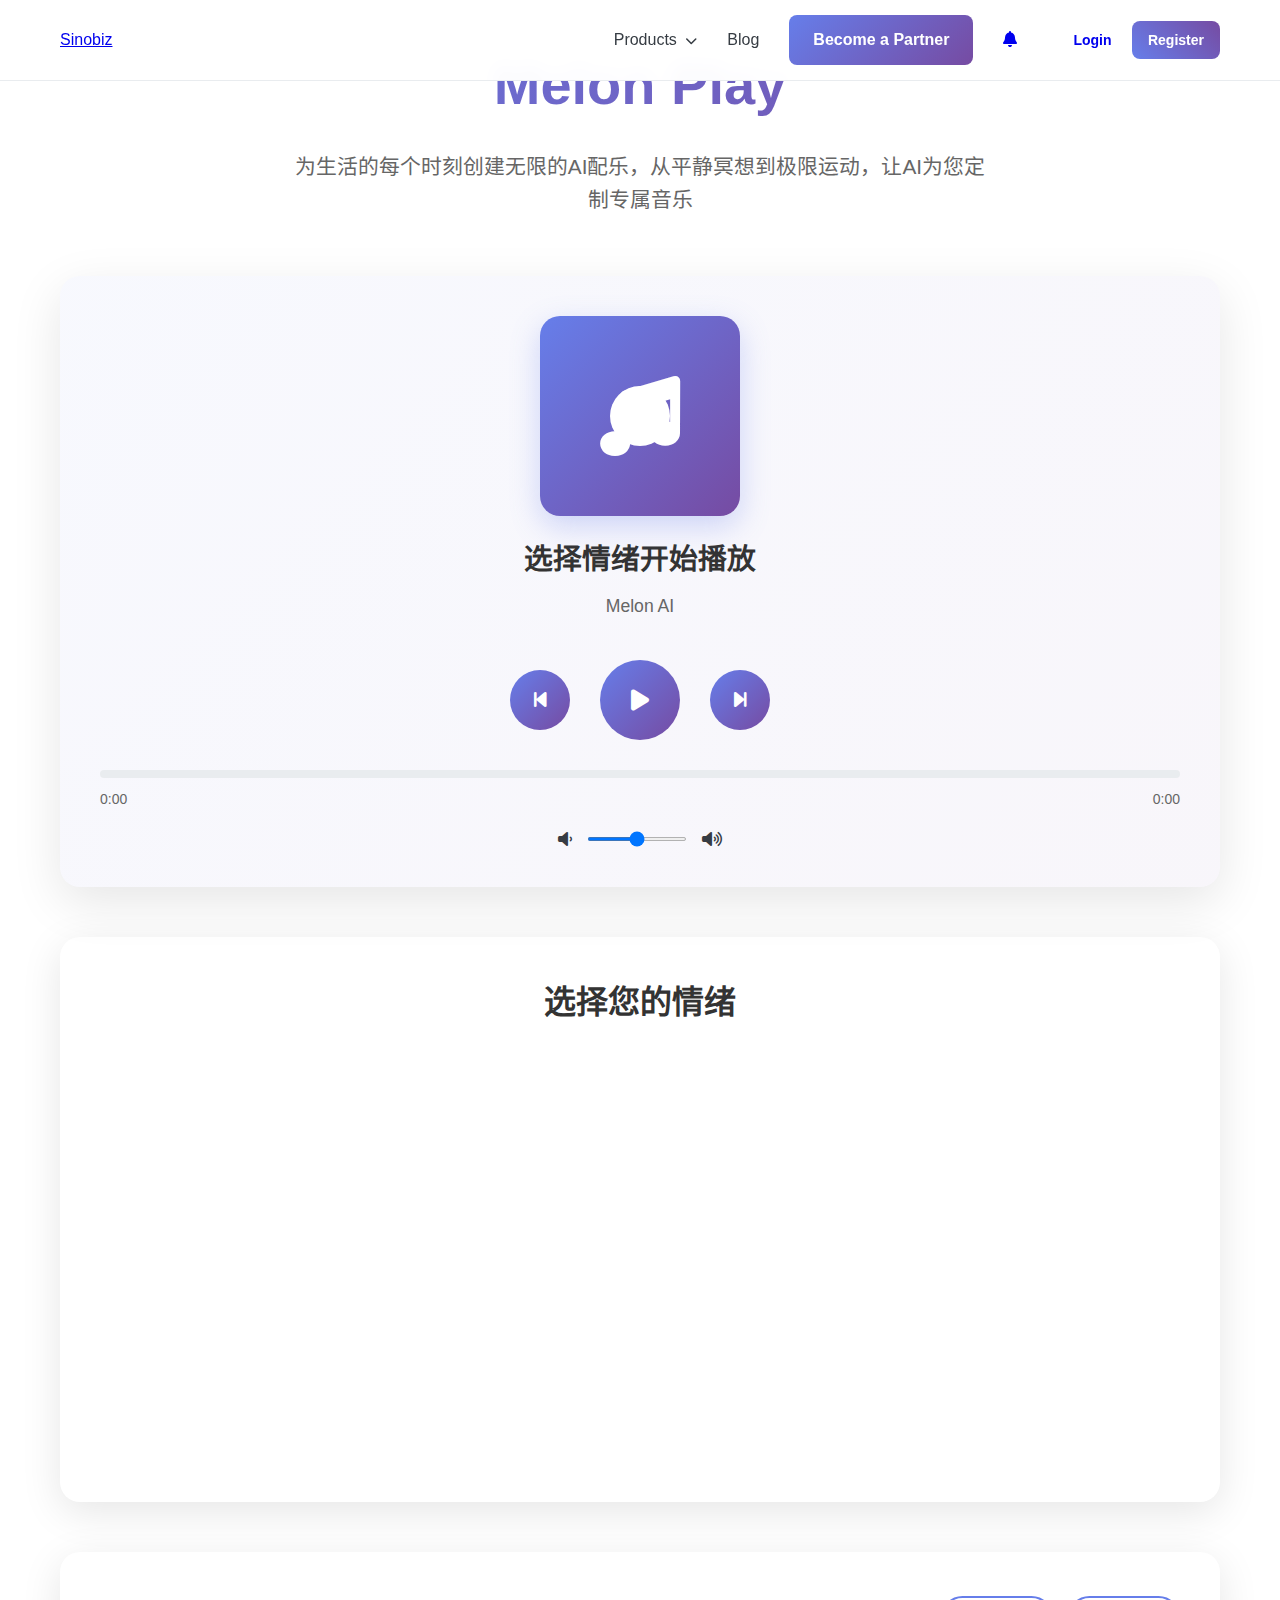
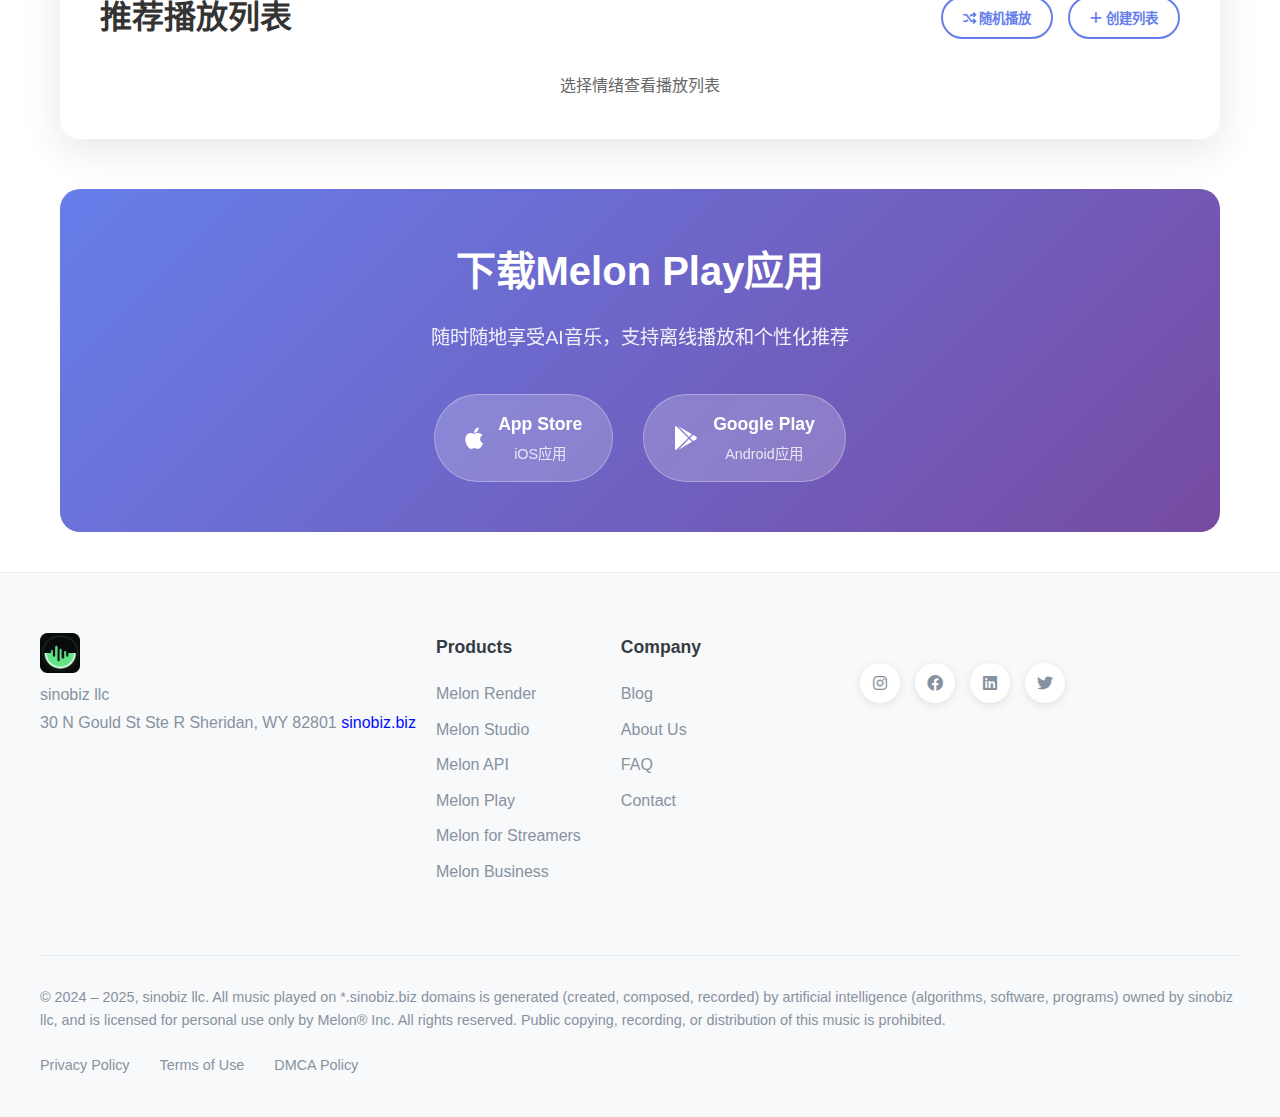
<file: appplay.html>
<!DOCTYPE html>
<html lang="zh-CN">
<head>
    <meta charset="utf-8">
    <meta name="viewport" content="width=device-width, initial-scale=1, maximum-scale=1, user-scalable=no">
    <title>Melon Play - AI音乐播放器 | 在应用中收听</title>
    <meta name="description" content="Melon Play为生活的每个时刻创建无限的AI配乐，从平静冥想到极限运动，让AI为您定制专属音乐">
    <link rel="icon" href="/favicon.ico">
    <link rel="apple-touch-icon" sizes="180x180" href="/apple-touch-icon.png">
    <link rel="icon" type="image/png" sizes="32x32" href="/favicon-32x32.png">
    <link rel="icon" type="image/png" sizes="16x16" href="/favicon-16x16.png">
    
    <!-- 样式文件 -->
    <link rel="stylesheet" href="mubert-style.css">
    <link rel="stylesheet" href="styles.css">
    <link href="https://cdnjs.cloudflare.com/ajax/libs/font-awesome/6.0.0/css/all.min.css" rel="stylesheet">
    
    <style>
        /* Play页面专用样式 */
        .play-container {
            max-width: 1200px;
            margin: 0 auto;
            padding: 40px 20px;
        }

        .play-header {
            text-align: center;
            margin-bottom: 60px;
        }

        .play-header h1 {
            font-size: 3.5rem;
            font-weight: 700;
            background: linear-gradient(135deg, #667eea 0%, #764ba2 100%);
            -webkit-background-clip: text;
            -webkit-text-fill-color: transparent;
            margin-bottom: 20px;
        }

        .play-header p {
            font-size: 1.3rem;
            color: #666;
            max-width: 700px;
            margin: 0 auto 30px;
        }

        /* 音乐播放器 */
        .music-player {
            background: white;
            border-radius: 20px;
            box-shadow: 0 15px 50px rgba(0, 0, 0, 0.1);
            padding: 40px;
            margin-bottom: 50px;
            position: relative;
            overflow: hidden;
        }

        .player-background {
            position: absolute;
            top: 0;
            left: 0;
            right: 0;
            bottom: 0;
            background: linear-gradient(135deg, #667eea 0%, #764ba2 100%);
            opacity: 0.05;
            z-index: 0;
        }

        .player-content {
            position: relative;
            z-index: 1;
        }

        .now-playing {
            text-align: center;
            margin-bottom: 40px;
        }

        .album-art {
            width: 200px;
            height: 200px;
            border-radius: 20px;
            margin: 0 auto 20px;
            background: linear-gradient(135deg, #667eea 0%, #764ba2 100%);
            display: flex;
            align-items: center;
            justify-content: center;
            box-shadow: 0 10px 30px rgba(102, 126, 234, 0.3);
            position: relative;
            overflow: hidden;
        }

        .album-art.playing {
            animation: rotate 20s linear infinite;
        }

        @keyframes rotate {
            from { transform: rotate(0deg); }
            to { transform: rotate(360deg); }
        }

        .album-art::before {
            content: '';
            position: absolute;
            top: 50%;
            left: 50%;
            transform: translate(-50%, -50%);
            width: 60px;
            height: 60px;
            background: white;
            border-radius: 50%;
            z-index: 1;
        }

        .album-art i {
            font-size: 80px;
            color: white;
            z-index: 2;
            position: relative;
        }

        .track-info h2 {
            font-size: 1.8rem;
            font-weight: 600;
            color: #333;
            margin-bottom: 10px;
        }

        .track-info p {
            color: #666;
            font-size: 1.1rem;
        }

        .player-controls {
            display: flex;
            align-items: center;
            justify-content: center;
            gap: 30px;
            margin-bottom: 30px;
        }

        .control-btn {
            width: 60px;
            height: 60px;
            border-radius: 50%;
            border: none;
            background: linear-gradient(135deg, #667eea 0%, #764ba2 100%);
            color: white;
            font-size: 20px;
            cursor: pointer;
            transition: all 0.3s ease;
            display: flex;
            align-items: center;
            justify-content: center;
        }

        .control-btn:hover {
            transform: scale(1.1);
            box-shadow: 0 8px 25px rgba(102, 126, 234, 0.4);
        }

        .play-btn {
            width: 80px;
            height: 80px;
            font-size: 24px;
        }

        .progress-container {
            margin-bottom: 20px;
        }

        .progress-bar {
            width: 100%;
            height: 8px;
            background: #e9ecef;
            border-radius: 4px;
            overflow: hidden;
            cursor: pointer;
            margin-bottom: 10px;
        }

        .progress-fill {
            height: 100%;
            background: linear-gradient(135deg, #667eea 0%, #764ba2 100%);
            width: 0%;
            transition: width 0.3s ease;
        }

        .time-display {
            display: flex;
            justify-content: space-between;
            color: #666;
            font-size: 14px;
        }

        .volume-control {
            display: flex;
            align-items: center;
            gap: 15px;
            justify-content: center;
            margin-top: 20px;
        }

        .volume-slider {
            width: 100px;
            height: 4px;
            background: #e9ecef;
            border-radius: 2px;
            outline: none;
            cursor: pointer;
        }

        .volume-slider::-webkit-slider-thumb {
            appearance: none;
            width: 16px;
            height: 16px;
            border-radius: 50%;
            background: #667eea;
            cursor: pointer;
        }

        /* 情绪选择 */
        .mood-selection {
            background: white;
            border-radius: 20px;
            box-shadow: 0 10px 40px rgba(0, 0, 0, 0.1);
            padding: 40px;
            margin-bottom: 50px;
        }

        .mood-selection h2 {
            font-size: 2rem;
            font-weight: 600;
            color: #333;
            margin-bottom: 30px;
            text-align: center;
        }

        .mood-grid {
            display: grid;
            grid-template-columns: repeat(auto-fit, minmax(200px, 1fr));
            gap: 20px;
        }

        .mood-card {
            background: #f8f9fa;
            border-radius: 15px;
            padding: 25px;
            text-align: center;
            cursor: pointer;
            transition: all 0.3s ease;
            border: 2px solid transparent;
        }

        .mood-card:hover {
            transform: translateY(-5px);
            box-shadow: 0 10px 30px rgba(0, 0, 0, 0.1);
        }

        .mood-card.active {
            background: linear-gradient(135deg, #667eea 0%, #764ba2 100%);
            color: white;
            border-color: #667eea;
        }

        .mood-icon {
            font-size: 2.5rem;
            margin-bottom: 15px;
        }

        .mood-name {
            font-size: 1.1rem;
            font-weight: 600;
            margin-bottom: 8px;
        }

        .mood-description {
            font-size: 0.9rem;
            color: #666;
        }

        .mood-card.active .mood-description {
            color: rgba(255, 255, 255, 0.8);
        }

        /* 播放列表 */
        .playlist-section {
            background: white;
            border-radius: 20px;
            box-shadow: 0 10px 40px rgba(0, 0, 0, 0.1);
            padding: 40px;
            margin-bottom: 50px;
        }

        .playlist-header {
            display: flex;
            justify-content: space-between;
            align-items: center;
            margin-bottom: 30px;
        }

        .playlist-header h2 {
            font-size: 2rem;
            font-weight: 600;
            color: #333;
        }

        .playlist-controls {
            display: flex;
            gap: 15px;
        }

        .playlist-btn {
            padding: 10px 20px;
            border: 2px solid #667eea;
            background: transparent;
            color: #667eea;
            border-radius: 25px;
            cursor: pointer;
            transition: all 0.3s ease;
            font-weight: 600;
        }

        .playlist-btn:hover {
            background: #667eea;
            color: white;
        }

        .playlist-grid {
            display: grid;
            grid-template-columns: repeat(auto-fill, minmax(300px, 1fr));
            gap: 20px;
        }

        .playlist-item {
            background: #f8f9fa;
            border-radius: 12px;
            padding: 20px;
            cursor: pointer;
            transition: all 0.3s ease;
            border: 2px solid transparent;
        }

        .playlist-item:hover {
            transform: translateY(-3px);
            box-shadow: 0 8px 25px rgba(0, 0, 0, 0.1);
        }

        .playlist-item.playing {
            border-color: #667eea;
            background: linear-gradient(135deg, #667eea 0%, #764ba2 100%);
            color: white;
        }

        .playlist-item-header {
            display: flex;
            align-items: center;
            gap: 15px;
            margin-bottom: 15px;
        }

        .playlist-item-icon {
            width: 50px;
            height: 50px;
            border-radius: 10px;
            background: linear-gradient(135deg, #667eea 0%, #764ba2 100%);
            display: flex;
            align-items: center;
            justify-content: center;
            color: white;
            font-size: 20px;
        }

        .playlist-item-info h3 {
            font-size: 1.1rem;
            font-weight: 600;
            margin-bottom: 5px;
        }

        .playlist-item-info p {
            font-size: 0.9rem;
            color: #666;
        }

        .playlist-item.playing .playlist-item-info p {
            color: rgba(255, 255, 255, 0.8);
        }

        .playlist-item-duration {
            font-size: 0.8rem;
            color: #999;
            text-align: right;
        }

        .playlist-item.playing .playlist-item-duration {
            color: rgba(255, 255, 255, 0.6);
        }

        /* 下载应用 */
        .download-section {
            background: linear-gradient(135deg, #667eea 0%, #764ba2 100%);
            color: white;
            border-radius: 20px;
            padding: 50px;
            text-align: center;
        }

        .download-section h2 {
            font-size: 2.5rem;
            font-weight: 600;
            margin-bottom: 20px;
        }

        .download-section p {
            font-size: 1.2rem;
            margin-bottom: 40px;
            opacity: 0.9;
        }

        .download-buttons {
            display: flex;
            justify-content: center;
            gap: 30px;
            flex-wrap: wrap;
        }

        .download-btn {
            display: flex;
            align-items: center;
            gap: 15px;
            background: rgba(255, 255, 255, 0.2);
            color: white;
            text-decoration: none;
            padding: 15px 30px;
            border-radius: 50px;
            transition: all 0.3s ease;
            backdrop-filter: blur(10px);
            border: 1px solid rgba(255, 255, 255, 0.3);
        }

        .download-btn:hover {
            background: rgba(255, 255, 255, 0.3);
            transform: translateY(-3px);
            color: white;
        }

        .download-btn i {
            font-size: 24px;
        }

        .download-btn-text h3 {
            font-size: 1.1rem;
            font-weight: 600;
            margin-bottom: 5px;
        }

        .download-btn-text p {
            font-size: 0.9rem;
            opacity: 0.8;
            margin: 0;
        }

        /* 响应式设计 */
        @media (max-width: 768px) {
            .play-container {
                padding: 20px 15px;
            }

            .play-header h1 {
                font-size: 2.5rem;
            }

            .music-player,
            .mood-selection,
            .playlist-section,
            .download-section {
                padding: 25px;
            }

            .player-controls {
                gap: 20px;
            }

            .control-btn {
                width: 50px;
                height: 50px;
                font-size: 18px;
            }

            .play-btn {
                width: 70px;
                height: 70px;
                font-size: 22px;
            }

            .mood-grid,
            .playlist-grid {
                grid-template-columns: 1fr;
            }

            .download-buttons {
                flex-direction: column;
                align-items: center;
            }

            .album-art {
                width: 150px;
                height: 150px;
            }

            .album-art i {
                font-size: 60px;
            }
        }
    </style>
</head>
<body>
    <!-- 导航栏 -->
    <div id="header-placeholder">
        <!-- Header将通过JavaScript动态加载 -->
    </div>

    <!-- 主要内容 -->
    <main class="play-container">
        <!-- 页面标题 -->
        <div class="play-header">
            <h1>Melon Play</h1>
            <p>为生活的每个时刻创建无限的AI配乐，从平静冥想到极限运动，让AI为您定制专属音乐</p>
        </div>

        <!-- 音乐播放器 -->
        <div class="music-player">
            <div class="player-background"></div>
            <div class="player-content">
                <div class="now-playing">
                    <div class="album-art" id="albumArt">
                        <i class="fas fa-music"></i>
                    </div>
                    <div class="track-info">
                        <h2 id="trackTitle">选择情绪开始播放</h2>
                        <p id="trackArtist">Melon AI</p>
                    </div>
                </div>

                <div class="player-controls">
                    <button class="control-btn" onclick="previousTrack()">
                        <i class="fas fa-step-backward"></i>
                    </button>
                    <button class="control-btn play-btn" onclick="togglePlay()" id="playBtn">
                        <i class="fas fa-play" id="playIcon"></i>
                    </button>
                    <button class="control-btn" onclick="nextTrack()">
                        <i class="fas fa-step-forward"></i>
                    </button>
                </div>

                <div class="progress-container">
                    <div class="progress-bar" onclick="seekTo(event)">
                        <div class="progress-fill" id="progressFill"></div>
                    </div>
                    <div class="time-display">
                        <span id="currentTime">0:00</span>
                        <span id="totalTime">0:00</span>
                    </div>
                </div>

                <div class="volume-control">
                    <i class="fas fa-volume-down"></i>
                    <input type="range" class="volume-slider" min="0" max="100" value="50" onchange="setVolume(this.value)">
                    <i class="fas fa-volume-up"></i>
                </div>
            </div>
        </div>

        <!-- 情绪选择 -->
        <div class="mood-selection">
            <h2>选择您的情绪</h2>
            <div class="mood-grid">
                <div class="mood-card" onclick="selectMood('relax', this)">
                    <div class="mood-icon">😌</div>
                    <div class="mood-name">放松</div>
                    <div class="mood-description">平静冥想，舒缓压力</div>
                </div>
                <div class="mood-card" onclick="selectMood('energetic', this)">
                    <div class="mood-icon">⚡</div>
                    <div class="mood-name">活力</div>
                    <div class="mood-description">充满能量，激发动力</div>
                </div>
                <div class="mood-card" onclick="selectMood('focus', this)">
                    <div class="mood-icon">🎯</div>
                    <div class="mood-name">专注</div>
                    <div class="mood-description">提高注意力，增强效率</div>
                </div>
                <div class="mood-card" onclick="selectMood('romantic', this)">
                    <div class="mood-icon">💕</div>
                    <div class="mood-name">浪漫</div>
                    <div class="mood-description">温馨浪漫，营造氛围</div>
                </div>
                <div class="mood-card" onclick="selectMood('adventure', this)">
                    <div class="mood-icon">🏔️</div>
                    <div class="mood-name">冒险</div>
                    <div class="mood-description">刺激冒险，探索未知</div>
                </div>
                <div class="mood-card" onclick="selectMood('nostalgic', this)">
                    <div class="mood-icon">🕰️</div>
                    <div class="mood-name">怀旧</div>
                    <div class="mood-description">回忆往昔，温暖时光</div>
                </div>
            </div>
        </div>

        <!-- 播放列表 -->
        <div class="playlist-section">
            <div class="playlist-header">
                <h2>推荐播放列表</h2>
                <div class="playlist-controls">
                    <button class="playlist-btn" onclick="shufflePlaylist()">
                        <i class="fas fa-random"></i> 随机播放
                    </button>
                    <button class="playlist-btn" onclick="createPlaylist()">
                        <i class="fas fa-plus"></i> 创建列表
                    </button>
                </div>
            </div>
            <div class="playlist-grid" id="playlistGrid">
                <!-- 播放列表项将通过JavaScript动态生成 -->
            </div>
        </div>

        <!-- 下载应用 -->
        <div class="download-section">
            <h2>下载Melon Play应用</h2>
            <p>随时随地享受AI音乐，支持离线播放和个性化推荐</p>
            <div class="download-buttons">
                <a href="#" class="download-btn">
                    <i class="fab fa-apple"></i>
                    <div class="download-btn-text">
                        <h3>App Store</h3>
                        <p>iOS应用</p>
                    </div>
                </a>
                <a href="#" class="download-btn">
                    <i class="fab fa-google-play"></i>
                    <div class="download-btn-text">
                        <h3>Google Play</h3>
                        <p>Android应用</p>
                    </div>
                </a>
            </div>
        </div>
    </main>
      
    
    <!-- 页脚 -->
    <div id="footer-placeholder">
        <!-- Footer将通过JavaScript动态加载 -->
    </div>

    <!-- JavaScript -->
    <script src="js/common.js"></script>
    <script>
        // 播放器状态
        let isPlaying = false;
        let currentTrack = 0;
        let currentMood = '';
        let progress = 0;
        let volume = 50;

        // 模拟音乐数据
        const musicData = {
            relax: [
                { title: "宁静湖面", artist: "Melon AI", duration: "3:45", icon: "🌊" },
                { title: "轻柔微风", artist: "Melon AI", duration: "4:20", icon: "🍃" },
                { title: "冥想时光", artist: "Melon AI", duration: "5:15", icon: "��" }
            ],
            energetic: [
                { title: "活力四射", artist: "Melon AI", duration: "3:30", icon: "⚡" },
                { title: "动力源泉", artist: "Melon AI", duration: "4:05", icon: "🔥" },
                { title: "激情燃烧", artist: "Melon AI", duration: "3:55", icon: "��" }
            ],
            focus: [
                { title: "专注时刻", artist: "Melon AI", duration: "4:10", icon: "🎯" },
                { title: "思维清晰", artist: "Melon AI", duration: "3:50", icon: "🧠" },
                { title: "效率提升", artist: "Melon AI", duration: "4:25", icon: "��" }
            ],
            romantic: [
                { title: "浪漫之夜", artist: "Melon AI", duration: "4:30", icon: "💕" },
                { title: "温馨时光", artist: "Melon AI", duration: "3:55", icon: "🕯️" },
                { title: "甜蜜回忆", artist: "Melon AI", duration: "4:15", icon: "��" }
            ],
            adventure: [
                { title: "探索未知", artist: "Melon AI", duration: "4:40", icon: "🏔️" },
                { title: "冒险精神", artist: "Melon AI", duration: "3:35", icon: "🗺️" },
                { title: "勇敢前行", artist: "Melon AI", duration: "4:50", icon: "⚔️" }
            ],
            nostalgic: [
                { title: "往日时光", artist: "Melon AI", duration: "4:20", icon: "🕰️" },
                { title: "温暖回忆", artist: "Melon AI", duration: "3:45", icon: "📷" },
                { title: "岁月如歌", artist: "Melon AI", duration: "4:10", icon: "📖" }
            ]
        };

        // 初始化页面
        document.addEventListener('DOMContentLoaded', function() {
            updatePlaylist();
            startProgressSimulation();
        });

        // 选择情绪
        function selectMood(mood, element) {
            // 移除所有active类
            document.querySelectorAll('.mood-card').forEach(card => {
                card.classList.remove('active');
            });
            
            // 添加active类到当前卡片
            element.classList.add('active');
            
            currentMood = mood;
            currentTrack = 0;
            updatePlaylist();
            updateTrackInfo();
            
            // 自动开始播放
            if (!isPlaying) {
                togglePlay();
            }
        }

        // 切换播放/暂停
        function togglePlay() {
            if (!currentMood) {
                alert('请先选择一种情绪');
                return;
            }

            isPlaying = !isPlaying;
            const playBtn = document.getElementById('playBtn');
            const playIcon = document.getElementById('playIcon');
            const albumArt = document.getElementById('albumArt');

            if (isPlaying) {
                playIcon.className = 'fas fa-pause';
                albumArt.classList.add('playing');
            } else {
                playIcon.className = 'fas fa-play';
                albumArt.classList.remove('playing');
            }
        }

        // 上一首
        function previousTrack() {
            if (!currentMood) return;
            
            const tracks = musicData[currentMood];
            currentTrack = (currentTrack - 1 + tracks.length) % tracks.length;
            updateTrackInfo();
            updatePlaylist();
        }

        // 下一首
        function nextTrack() {
            if (!currentMood) return;
            
            const tracks = musicData[currentMood];
            currentTrack = (currentTrack + 1) % tracks.length;
            updateTrackInfo();
            updatePlaylist();
        }

        // 更新播放列表
        function updatePlaylist() {
            const playlistGrid = document.getElementById('playlistGrid');
            playlistGrid.innerHTML = '';

            if (!currentMood) {
                playlistGrid.innerHTML = '<p style="text-align: center; color: #666; grid-column: 1/-1;">选择情绪查看播放列表</p>';
                return;
            }

            const tracks = musicData[currentMood];
            tracks.forEach((track, index) => {
                const playlistItem = document.createElement('div');
                playlistItem.className = `playlist-item ${index === currentTrack ? 'playing' : ''}`;
                playlistItem.onclick = () => playTrack(index);

                playlistItem.innerHTML = `
                    <div class="playlist-item-header">
                        <div class="playlist-item-icon">
                            ${track.icon}
                        </div>
                        <div class="playlist-item-info">
                            <h3>${track.title}</h3>
                            <p>${track.artist}</p>
                        </div>
                    </div>
                    <div class="playlist-item-duration">${track.duration}</div>
                `;

                playlistGrid.appendChild(playlistItem);
            });
        }

        // 播放指定曲目
        function playTrack(index) {
            currentTrack = index;
            updateTrackInfo();
            updatePlaylist();
            
            if (!isPlaying) {
                togglePlay();
            }
        }

        // 更新曲目信息
        function updateTrackInfo() {
            if (!currentMood) return;
            
            const tracks = musicData[currentMood];
            const track = tracks[currentTrack];
            
            document.getElementById('trackTitle').textContent = track.title;
            document.getElementById('trackArtist').textContent = track.artist;
            document.getElementById('totalTime').textContent = track.duration;
        }

        // 进度条点击
        function seekTo(event) {
            const progressBar = event.currentTarget;
            const rect = progressBar.getBoundingClientRect();
            const clickX = event.clientX - rect.left;
            const percentage = (clickX / rect.width) * 100;
            
            progress = Math.max(0, Math.min(100, percentage));
            document.getElementById('progressFill').style.width = progress + '%';
            
            // 更新时间显示
            const totalSeconds = 225; // 假设3:45 = 225秒
            const currentSeconds = Math.floor((progress / 100) * totalSeconds);
            const minutes = Math.floor(currentSeconds / 60);
            const seconds = currentSeconds % 60;
            document.getElementById('currentTime').textContent = `${minutes}:${seconds.toString().padStart(2, '0')}`;
        }

        // 设置音量
        function setVolume(value) {
            volume = value;
            // 这里可以添加实际的音量控制逻辑
        }

        // 模拟进度更新
        function startProgressSimulation() {
            setInterval(() => {
                if (isPlaying && currentMood) {
                    progress += 0.5;
                    if (progress >= 100) {
                        progress = 0;
                        nextTrack();
                    }
                    
                    document.getElementById('progressFill').style.width = progress + '%';
                    
                    // 更新时间显示
                    const totalSeconds = 225;
                    const currentSeconds = Math.floor((progress / 100) * totalSeconds);
                    const minutes = Math.floor(currentSeconds / 60);
                    const seconds = currentSeconds % 60;
                    document.getElementById('currentTime').textContent = `${minutes}:${seconds.toString().padStart(2, '0')}`;
                }
            }, 1000);
        }

        // 随机播放
        function shufflePlaylist() {
            if (!currentMood) return;
            
            const tracks = musicData[currentMood];
            currentTrack = Math.floor(Math.random() * tracks.length);
            updateTrackInfo();
            updatePlaylist();
            
            if (!isPlaying) {
                togglePlay();
            }
        }

        // 创建播放列表
        function createPlaylist() {
            alert('播放列表创建功能即将上线！');
        }

        // 滚动动画
        const observerOptions = {
            threshold: 0.1,
            rootMargin: '0px 0px -50px 0px'
        };

        const observer = new IntersectionObserver((entries) => {
            entries.forEach(entry => {
                if (entry.isIntersecting) {
                    entry.target.style.opacity = '1';
                    entry.target.style.transform = 'translateY(0)';
                }
            });
        }, observerOptions);

        // 观察所有卡片元素
        document.querySelectorAll('.mood-card, .playlist-item').forEach(card => {
            card.style.opacity = '0';
            card.style.transform = 'translateY(30px)';
            card.style.transition = 'all 0.6s ease';
            observer.observe(card);
        });
    </script>
</body>
</html>
</file>
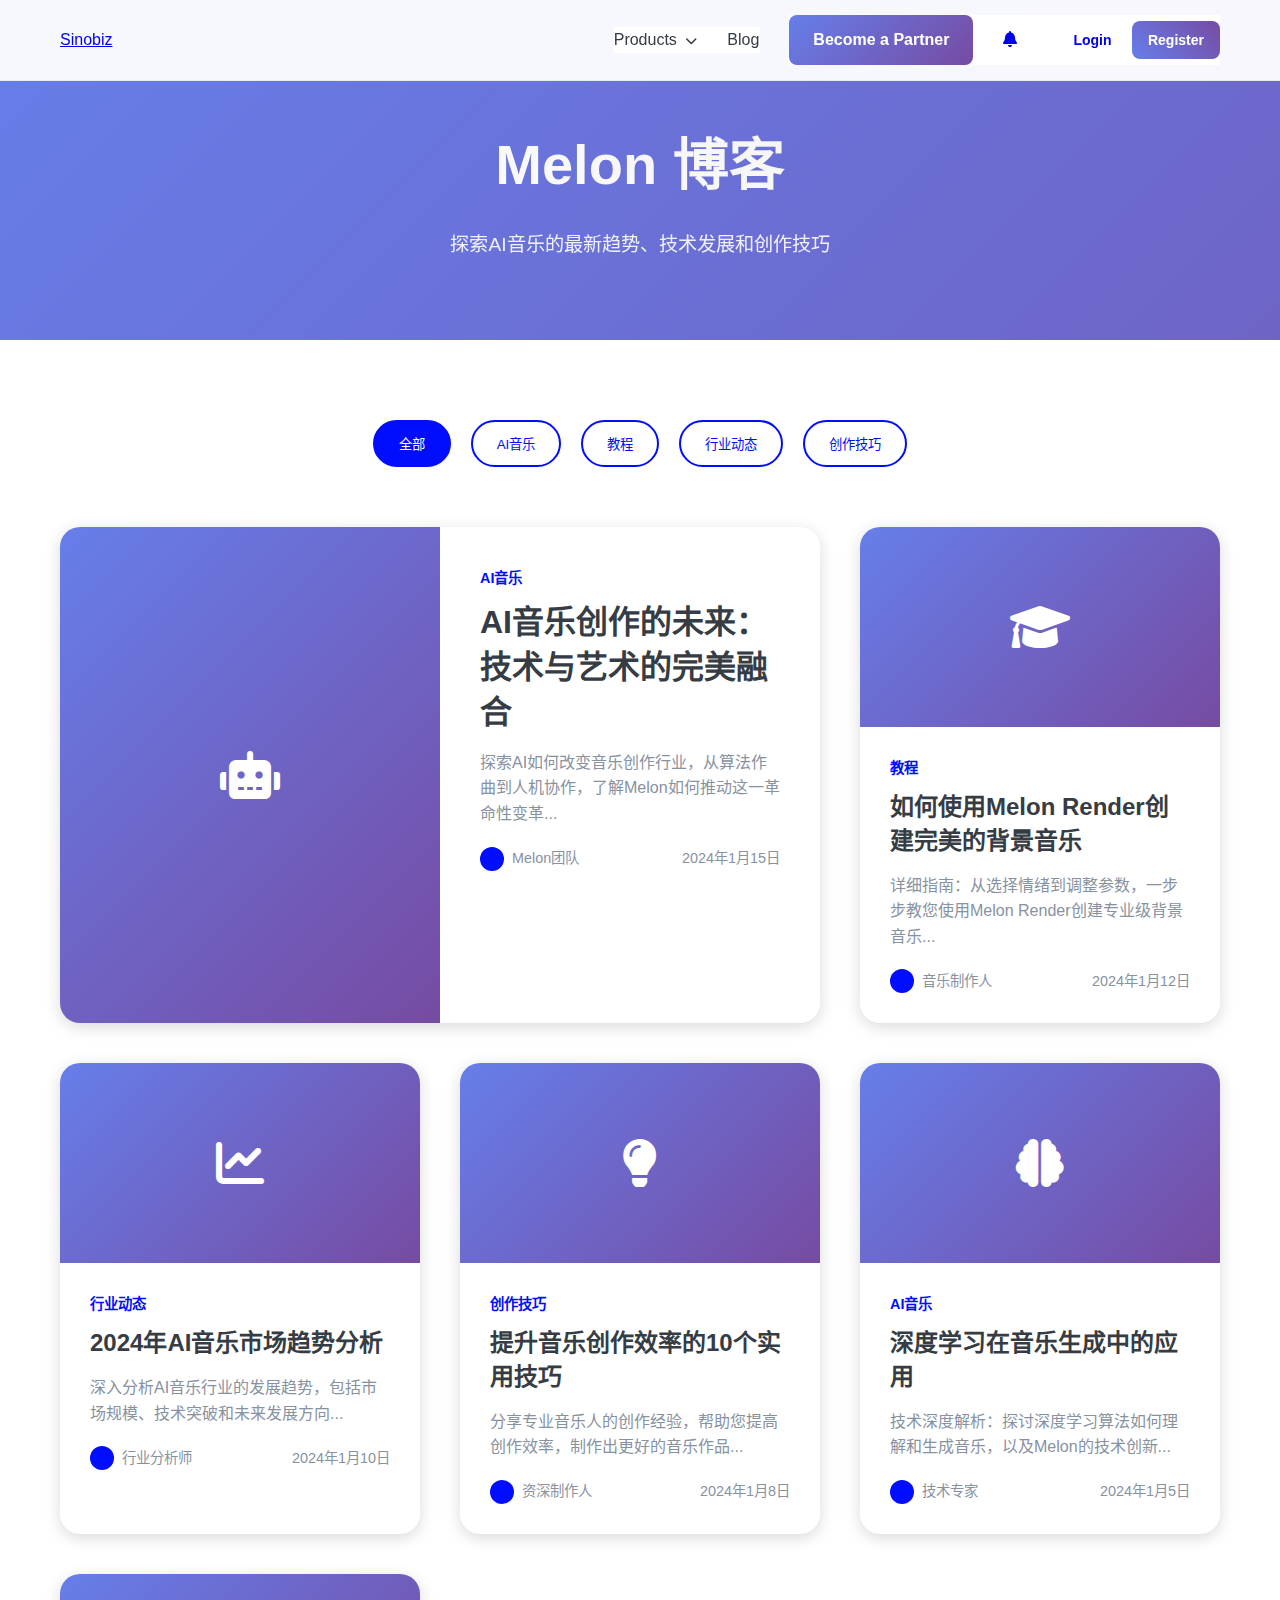
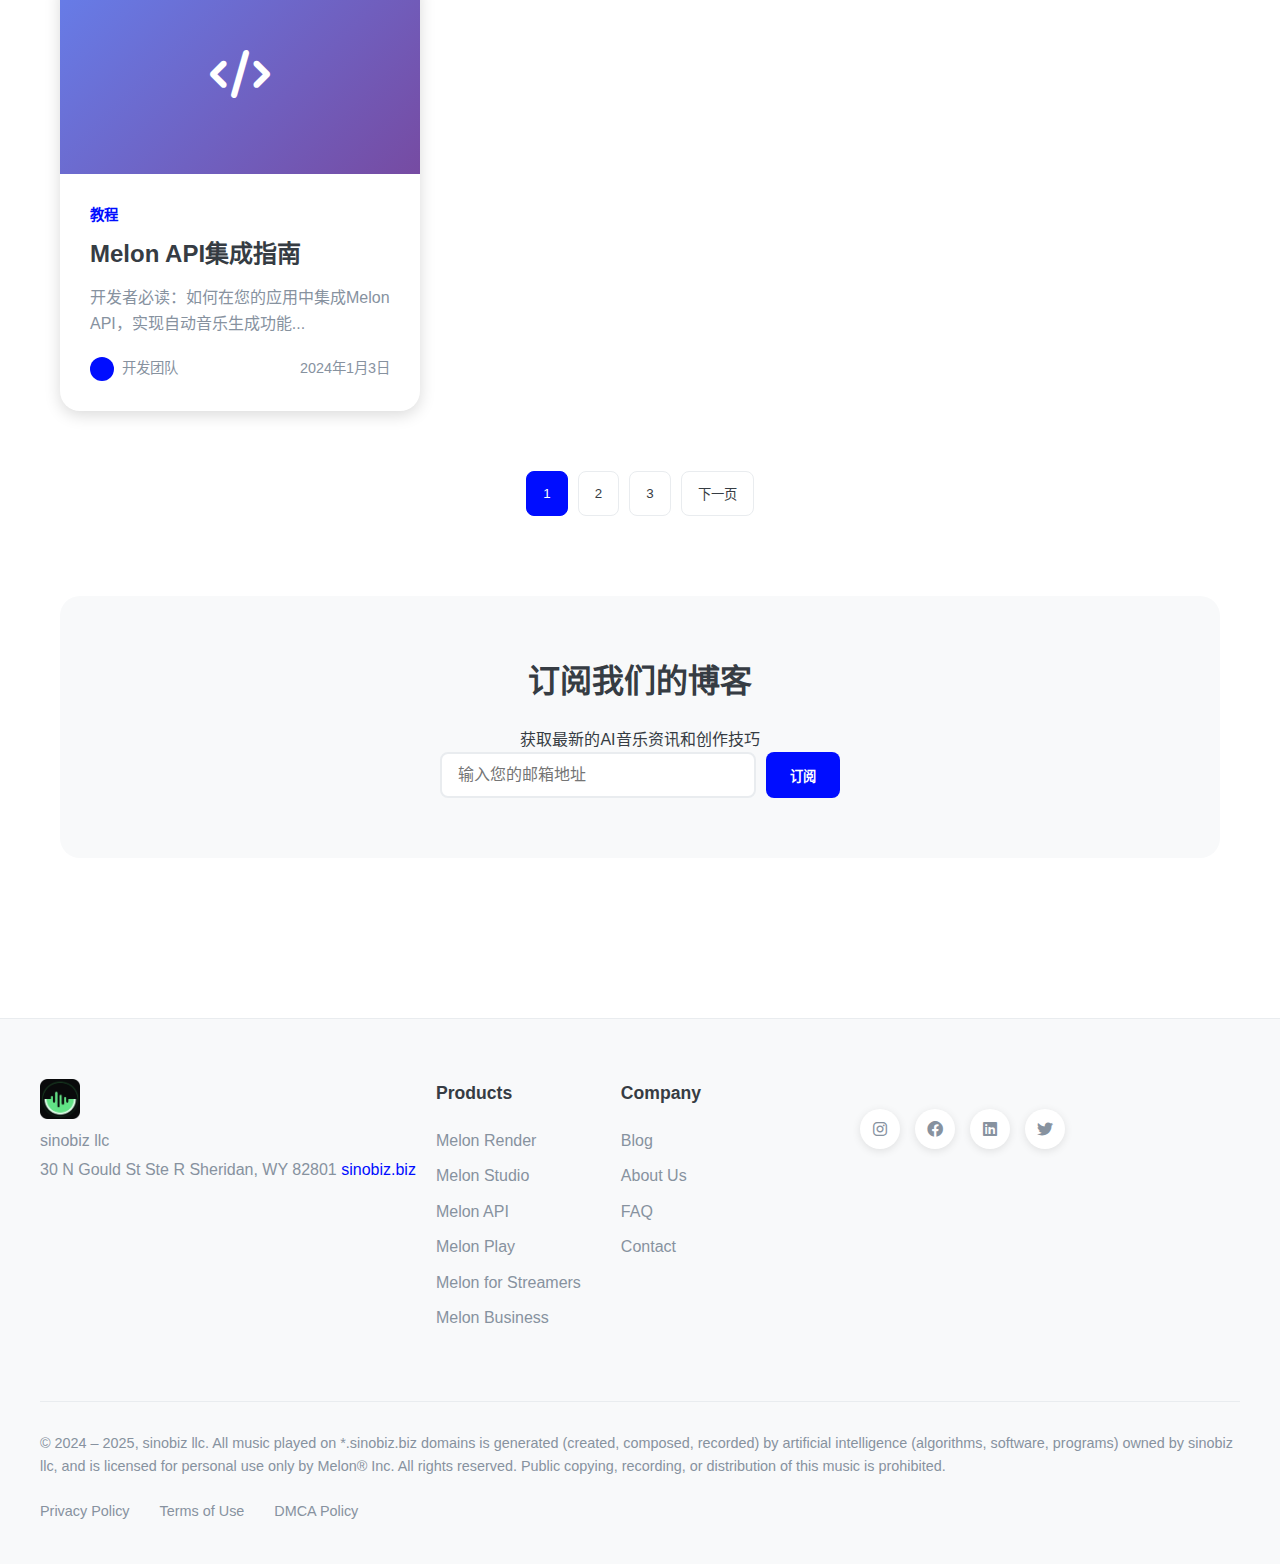
<file: blog.html>
<!DOCTYPE html>
<html lang="zh-CN">
<head>
    <meta charset="utf-8">
    <meta name="viewport" content="width=device-width, initial-scale=1, maximum-scale=1, user-scalable=no">
    <title>博客 - Melon | AI音乐生成器</title>
    <meta name="description" content="探索AI音乐的最新趋势、技术发展和创作技巧，了解Melon如何改变音乐创作行业">
    <link rel="icon" href="/favicon.ico">
    <link rel="apple-touch-icon" sizes="180x180" href="/apple-touch-icon.png">
    <link rel="icon" type="image/png" sizes="32x32" href="/favicon-32x32.png">
    <link rel="icon" type="image/png" sizes="16x16" href="/favicon-16x16.png">
    
    <!-- 样式文件 -->
    <link rel="stylesheet" href="mubert-style.css">
    <link rel="stylesheet" href="styles.css">
    <link href="https://cdnjs.cloudflare.com/ajax/libs/font-awesome/6.0.0/css/all.min.css" rel="stylesheet">
    
    <style>
        /* 博客页面专用样式 */
        .blog-hero {
            background: linear-gradient(135deg, #667eea 0%, #764ba2 100%);
            background-size: 200% 200%;
            animation: gradientShift 3s ease infinite;
            padding: 120px 0 80px;
            text-align: center;
            color: white;
        }

        .blog-hero h1 {
            font-size: 3.5rem;
            margin-bottom: 20px;
            background: linear-gradient(45deg, #ffffff, #f0f0f0);
            -webkit-background-clip: text;
            -webkit-text-fill-color: transparent;
            background-clip: text;
        }

        .blog-hero p {
            font-size: 1.2rem;
            opacity: 0.9;
            max-width: 600px;
            margin: 0 auto;
        }

        .blog-container {
            max-width: 1200px;
            margin: 0 auto;
            padding: 80px 20px;
        }

        .blog-filters {
            display: flex;
            justify-content: center;
            gap: 20px;
            margin-bottom: 60px;
            flex-wrap: wrap;
        }

        .filter-btn {
            padding: 12px 24px;
            border: 2px solid var(--logo-color);
            background: white;
            color: var(--logo-color);
            border-radius: 25px;
            cursor: pointer;
            transition: all 0.3s ease;
            font-weight: 500;
        }

        .filter-btn.active,
        .filter-btn:hover {
            background: var(--logo-color);
            color: white;
        }

        .blog-grid {
            display: grid;
            grid-template-columns: repeat(auto-fit, minmax(350px, 1fr));
            gap: 40px;
            margin-bottom: 60px;
        }

        .blog-card {
            background: white;
            border-radius: 20px;
            overflow: hidden;
            box-shadow: var(--shadow-medium);
            transition: all 0.3s ease;
        }

        .blog-card:hover {
            transform: translateY(-10px);
            box-shadow: var(--shadow-heavy);
        }

        .blog-image {
            height: 200px;
            background: linear-gradient(135deg, #667eea 0%, #764ba2 100%);
            display: flex;
            align-items: center;
            justify-content: center;
            color: white;
            font-size: 3rem;
        }

        .blog-content {
            padding: 30px;
        }

        .blog-category {
            color: var(--logo-color);
            font-size: 0.9rem;
            font-weight: 600;
            text-transform: uppercase;
            margin-bottom: 10px;
        }

        .blog-title {
            font-size: 1.5rem;
            margin-bottom: 15px;
            color: var(--main-text-color);
            line-height: 1.4;
        }

        .blog-excerpt {
            color: var(--secondary-text-color);
            line-height: 1.6;
            margin-bottom: 20px;
        }

        .blog-meta {
            display: flex;
            justify-content: space-between;
            align-items: center;
            color: var(--secondary-text-color);
            font-size: 0.9rem;
        }

        .blog-author {
            display: flex;
            align-items: center;
            gap: 8px;
        }

        .author-avatar {
            width: 24px;
            height: 24px;
            border-radius: 50%;
            background: var(--logo-color);
        }

        .featured-post {
            grid-column: span 2;
            display: grid;
            grid-template-columns: 1fr 1fr;
            gap: 0;
        }

        .featured-post .blog-image {
            height: 100%;
        }

        .featured-post .blog-content {
            padding: 40px;
        }

        .featured-post .blog-title {
            font-size: 2rem;
        }

        .pagination {
            display: flex;
            justify-content: center;
            gap: 10px;
            margin-top: 60px;
        }

        .page-btn {
            padding: 12px 16px;
            border: 1px solid var(--border-color);
            background: white;
            color: var(--main-text-color);
            border-radius: 8px;
            cursor: pointer;
            transition: all 0.3s ease;
        }

        .page-btn.active,
        .page-btn:hover {
            background: var(--logo-color);
            color: white;
            border-color: var(--logo-color);
        }

        .newsletter-section {
            background: var(--card-background);
            border-radius: 20px;
            padding: 60px;
            text-align: center;
            margin: 80px 0;
        }

        .newsletter-title {
            font-size: 2rem;
            margin-bottom: 20px;
            color: var(--main-text-color);
        }

        .newsletter-form {
            display: flex;
            max-width: 400px;
            margin: 0 auto;
            gap: 10px;
        }

        .newsletter-input {
            flex: 1;
            padding: 12px 16px;
            border: 2px solid var(--border-color);
            border-radius: 8px;
            font-size: 16px;
        }

        .newsletter-input:focus {
            outline: none;
            border-color: var(--logo-color);
        }

        .newsletter-btn {
            padding: 12px 24px;
            background: var(--logo-color);
            color: white;
            border: none;
            border-radius: 8px;
            cursor: pointer;
            font-weight: 600;
        }

        @media (max-width: 768px) {
            .blog-hero h1 {
                font-size: 2.5rem;
            }

            .featured-post {
                grid-column: span 1;
                grid-template-columns: 1fr;
            }

            .featured-post .blog-image {
                height: 200px;
            }

            .featured-post .blog-content {
                padding: 30px;
            }

            .featured-post .blog-title {
                font-size: 1.5rem;
            }

            .newsletter-section {
                padding: 40px 20px;
            }

            .newsletter-form {
                flex-direction: column;
            }
        }
    </style>
</head>
<body>
     <!-- 导航栏 -->
     <div id="header-placeholder">
        <!-- Header将通过JavaScript动态加载 -->
    </div>

    <!-- Hero Section -->
    <section class="blog-hero">
        <div class="container">
            <h1>Melon 博客</h1>
            <p>探索AI音乐的最新趋势、技术发展和创作技巧</p>
        </div>
    </section>

    <!-- 博客内容 -->
    <section class="blog-container">
        <!-- 过滤器 -->
        <div class="blog-filters">
            <button class="filter-btn active" data-category="all">全部</button>
            <button class="filter-btn" data-category="ai-music">AI音乐</button>
            <button class="filter-btn" data-category="tutorial">教程</button>
            <button class="filter-btn" data-category="industry">行业动态</button>
            <button class="filter-btn" data-category="tips">创作技巧</button>
        </div>

        <!-- 博客文章网格 -->
        <div class="blog-grid">
            <!-- 特色文章 -->
            <article class="blog-card featured-post" data-category="ai-music">
                <div class="blog-image">
                    <i class="fas fa-robot"></i>
                </div>
                <div class="blog-content">
                    <div class="blog-category">AI音乐</div>
                    <h2 class="blog-title">AI音乐创作的未来：技术与艺术的完美融合</h2>
                    <p class="blog-excerpt">
                        探索AI如何改变音乐创作行业，从算法作曲到人机协作，了解Melon如何推动这一革命性变革...
                    </p>
                    <div class="blog-meta">
                        <div class="blog-author">
                            <div class="author-avatar"></div>
                            <span>Melon团队</span>
                        </div>
                        <span>2024年1月15日</span>
                    </div>
                </div>
            </article>

            <!-- 普通文章 -->
            <article class="blog-card" data-category="tutorial">
                <div class="blog-image">
                    <i class="fas fa-graduation-cap"></i>
                </div>
                <div class="blog-content">
                    <div class="blog-category">教程</div>
                    <h2 class="blog-title">如何使用Melon Render创建完美的背景音乐</h2>
                    <p class="blog-excerpt">
                        详细指南：从选择情绪到调整参数，一步步教您使用Melon Render创建专业级背景音乐...
                    </p>
                    <div class="blog-meta">
                        <div class="blog-author">
                            <div class="author-avatar"></div>
                            <span>音乐制作人</span>
                        </div>
                        <span>2024年1月12日</span>
                    </div>
                </div>
            </article>

            <article class="blog-card" data-category="industry">
                <div class="blog-image">
                    <i class="fas fa-chart-line"></i>
                </div>
                <div class="blog-content">
                    <div class="blog-category">行业动态</div>
                    <h2 class="blog-title">2024年AI音乐市场趋势分析</h2>
                    <p class="blog-excerpt">
                        深入分析AI音乐行业的发展趋势，包括市场规模、技术突破和未来发展方向...
                    </p>
                    <div class="blog-meta">
                        <div class="blog-author">
                            <div class="author-avatar"></div>
                            <span>行业分析师</span>
                        </div>
                        <span>2024年1月10日</span>
                    </div>
                </div>
            </article>

            <article class="blog-card" data-category="tips">
                <div class="blog-image">
                    <i class="fas fa-lightbulb"></i>
                </div>
                <div class="blog-content">
                    <div class="blog-category">创作技巧</div>
                    <h2 class="blog-title">提升音乐创作效率的10个实用技巧</h2>
                    <p class="blog-excerpt">
                        分享专业音乐人的创作经验，帮助您提高创作效率，制作出更好的音乐作品...
                    </p>
                    <div class="blog-meta">
                        <div class="blog-author">
                            <div class="author-avatar"></div>
                            <span>资深制作人</span>
                        </div>
                        <span>2024年1月8日</span>
                    </div>
                </div>
            </article>

            <article class="blog-card" data-category="ai-music">
                <div class="blog-image">
                    <i class="fas fa-brain"></i>
                </div>
                <div class="blog-content">
                    <div class="blog-category">AI音乐</div>
                    <h2 class="blog-title">深度学习在音乐生成中的应用</h2>
                    <p class="blog-excerpt">
                        技术深度解析：探讨深度学习算法如何理解和生成音乐，以及Melon的技术创新...
                    </p>
                    <div class="blog-meta">
                        <div class="blog-author">
                            <div class="author-avatar"></div>
                            <span>技术专家</span>
                        </div>
                        <span>2024年1月5日</span>
                    </div>
                </div>
            </article>

            <article class="blog-card" data-category="tutorial">
                <div class="blog-image">
                    <i class="fas fa-code"></i>
                </div>
                <div class="blog-content">
                    <div class="blog-category">教程</div>
                    <h2 class="blog-title">Melon API集成指南</h2>
                    <p class="blog-excerpt">
                        开发者必读：如何在您的应用中集成Melon API，实现自动音乐生成功能...
                    </p>
                    <div class="blog-meta">
                        <div class="blog-author">
                            <div class="author-avatar"></div>
                            <span>开发团队</span>
                        </div>
                        <span>2024年1月3日</span>
                    </div>
                </div>
            </article>
        </div>

        <!-- 分页 -->
        <div class="pagination">
            <button class="page-btn active">1</button>
            <button class="page-btn">2</button>
            <button class="page-btn">3</button>
            <button class="page-btn">下一页</button>
        </div>

        <!-- 订阅区域 -->
        <div class="newsletter-section">
            <h3 class="newsletter-title">订阅我们的博客</h3>
            <p>获取最新的AI音乐资讯和创作技巧</p>
            <form class="newsletter-form">
                <input type="email" class="newsletter-input" placeholder="输入您的邮箱地址" required>
                <button type="submit" class="newsletter-btn">订阅</button>
            </form>
        </div>
    </section>

     <!-- 页脚 -->
     <div id="footer-placeholder">
        <!-- Footer将通过JavaScript动态加载 -->
    </div>

    <script src="js/common.js"></script>
</body>
</html>
</file>
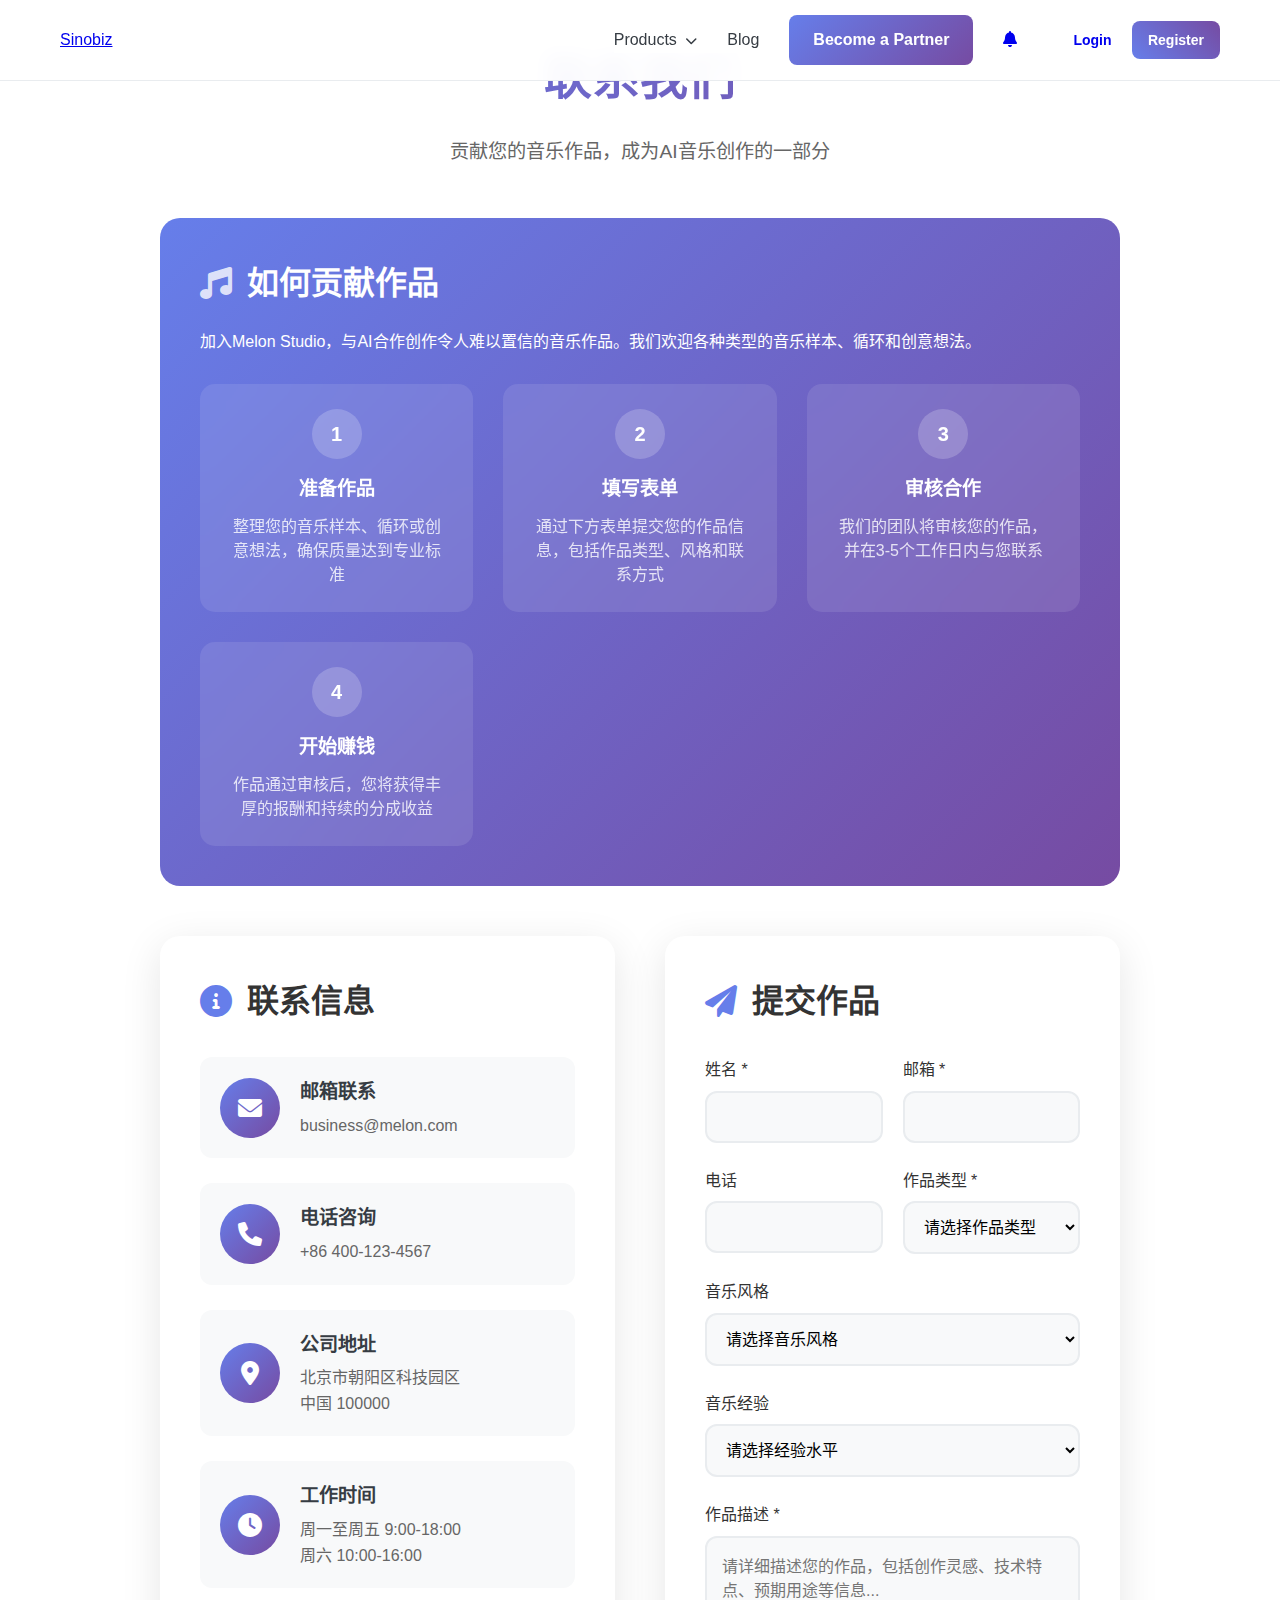
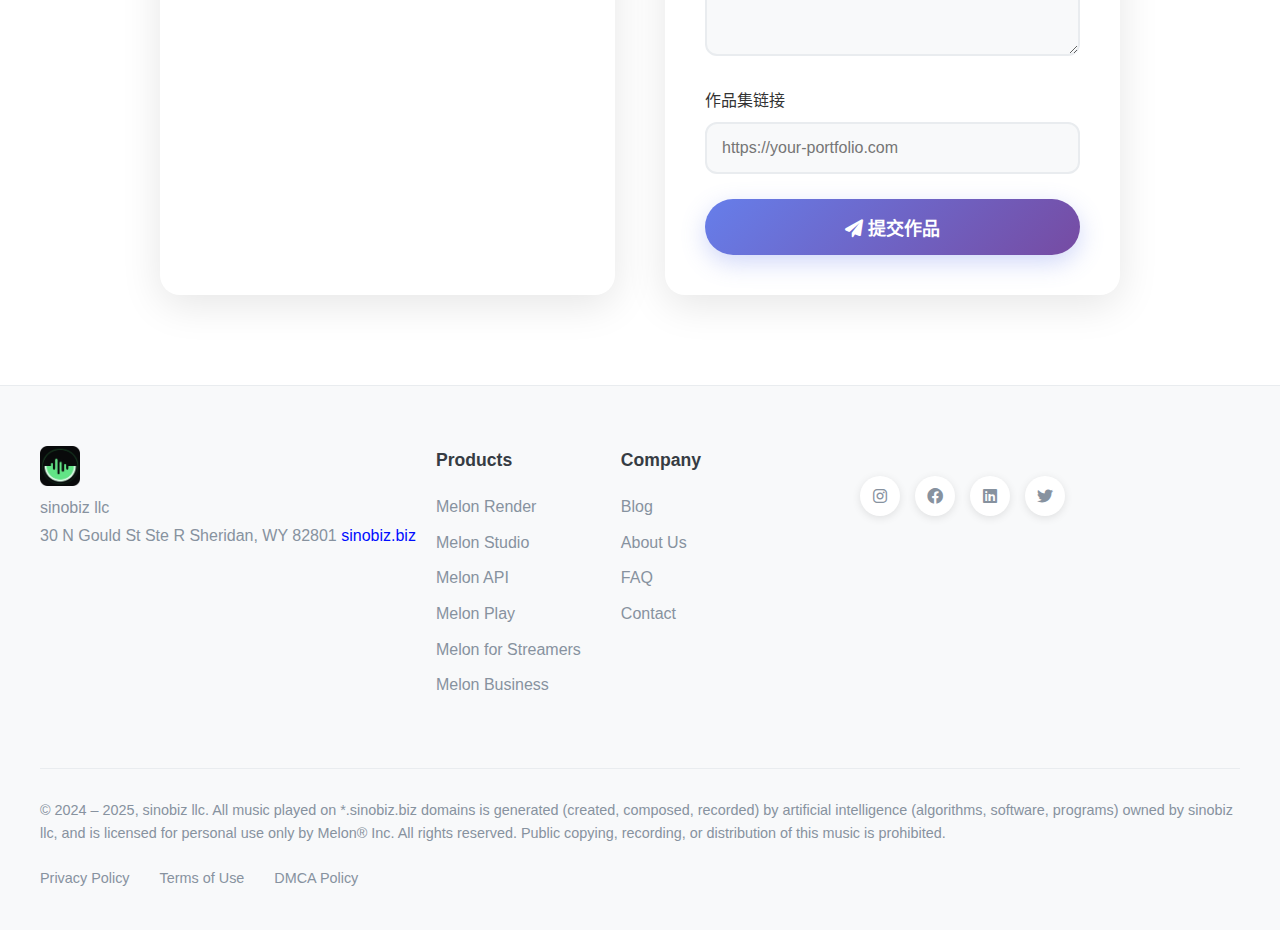
<file: contact.html>
<!DOCTYPE html>
<html lang="zh-CN">
<head>
    <meta charset="utf-8">
    <meta name="viewport" content="width=device-width, initial-scale=1, maximum-scale=1, user-scalable=no">
    <title>联系我们 - Melon | AI音乐生成器</title>
    <meta name="description" content="联系Melon团队，贡献您的音乐作品，成为AI音乐创作的一部分">
    <link rel="icon" href="/favicon.ico">
    <link rel="apple-touch-icon" sizes="180x180" href="/apple-touch-icon.png">
    <link rel="icon" type="image/png" sizes="32x32" href="/favicon-32x32.png">
    <link rel="icon" type="image/png" sizes="16x16" href="/favicon-16x16.png">
    
    <!-- 样式文件 -->
    <link rel="stylesheet" href="mubert-style.css">
    <link rel="stylesheet" href="styles.css">
    <link href="https://cdnjs.cloudflare.com/ajax/libs/font-awesome/6.0.0/css/all.min.css" rel="stylesheet">
    
    <style>
        /* 联系页面专用样式 */
        .contact-container {
            max-width: 1000px;
            margin: 0 auto;
            padding: 40px 20px;
        }

        .contact-header {
            text-align: center;
            margin-bottom: 50px;
        }

        .contact-header h1 {
            font-size: 3rem;
            font-weight: 700;
            background: linear-gradient(135deg, #667eea 0%, #764ba2 100%);
            -webkit-background-clip: text;
            -webkit-text-fill-color: transparent;
            margin-bottom: 20px;
        }

        .contact-header p {
            font-size: 1.2rem;
            color: #666;
            max-width: 600px;
            margin: 0 auto;
        }

        .contact-content {
            display: grid;
            grid-template-columns: 1fr 1fr;
            gap: 50px;
            margin-bottom: 50px;
        }

        .contact-info {
            background: white;
            border-radius: 20px;
            box-shadow: 0 10px 40px rgba(0, 0, 0, 0.1);
            padding: 40px;
        }

        .contact-info h2 {
            font-size: 2rem;
            font-weight: 600;
            color: #333;
            margin-bottom: 30px;
            display: flex;
            align-items: center;
            gap: 15px;
        }

        .contact-info h2 i {
            color: #667eea;
        }

        .contact-method {
            display: flex;
            align-items: center;
            margin-bottom: 25px;
            padding: 20px;
            border-radius: 12px;
            background: #f8f9fa;
            transition: all 0.3s ease;
        }

        .contact-method:hover {
            background: linear-gradient(135deg, #667eea 0%, #764ba2 100%);
            color: white;
            transform: translateY(-2px);
            box-shadow: 0 8px 25px rgba(102, 126, 234, 0.3);
        }

        .contact-method:hover .contact-icon {
            background: rgba(255, 255, 255, 0.2);
        }

        .contact-icon {
            width: 60px;
            height: 60px;
            border-radius: 50%;
            background: linear-gradient(135deg, #667eea 0%, #764ba2 100%);
            display: flex;
            align-items: center;
            justify-content: center;
            margin-right: 20px;
            transition: all 0.3s ease;
        }

        .contact-icon i {
            color: white;
            font-size: 24px;
        }

        .contact-details h3 {
            font-size: 1.2rem;
            font-weight: 600;
            margin-bottom: 5px;
        }

        .contact-details p {
            color: #666;
            margin: 0;
        }

        .contact-method:hover .contact-details p {
            color: rgba(255, 255, 255, 0.8);
        }

        /* 联系表单 */
        .contact-form {
            background: white;
            border-radius: 20px;
            box-shadow: 0 10px 40px rgba(0, 0, 0, 0.1);
            padding: 40px;
        }

        .contact-form h2 {
            font-size: 2rem;
            font-weight: 600;
            color: #333;
            margin-bottom: 30px;
            display: flex;
            align-items: center;
            gap: 15px;
        }

        .contact-form h2 i {
            color: #667eea;
        }

        .form-group {
            margin-bottom: 25px;
        }

        .form-group label {
            display: block;
            font-size: 16px;
            font-weight: 500;
            color: #333;
            margin-bottom: 8px;
        }

        .form-group input,
        .form-group textarea,
        .form-group select {
            width: 100%;
            padding: 15px;
            border: 2px solid #e9ecef;
            border-radius: 12px;
            font-size: 16px;
            font-family: inherit;
            transition: all 0.3s ease;
            background: #f8f9fa;
        }

        .form-group input:focus,
        .form-group textarea:focus,
        .form-group select:focus {
            outline: none;
            border-color: #667eea;
            background: white;
            box-shadow: 0 0 0 3px rgba(102, 126, 234, 0.1);
        }

        .form-group textarea {
            min-height: 120px;
            resize: vertical;
        }

        .form-row {
            display: grid;
            grid-template-columns: 1fr 1fr;
            gap: 20px;
        }

        .submit-btn {
            background: linear-gradient(135deg, #667eea 0%, #764ba2 100%);
            color: white;
            border: none;
            padding: 15px 40px;
            font-size: 18px;
            font-weight: 600;
            border-radius: 50px;
            cursor: pointer;
            transition: all 0.3s ease;
            box-shadow: 0 8px 25px rgba(102, 126, 234, 0.3);
            width: 100%;
        }

        .submit-btn:hover {
            transform: translateY(-3px);
            box-shadow: 0 12px 35px rgba(102, 126, 234, 0.4);
        }

        .submit-btn:disabled {
            opacity: 0.6;
            cursor: not-allowed;
            transform: none;
        }

        /* 贡献作品说明 */
        .contribution-info {
            background: linear-gradient(135deg, #667eea 0%, #764ba2 100%);
            color: white;
            border-radius: 20px;
            padding: 40px;
            margin-bottom: 50px;
        }

        .contribution-info h2 {
            font-size: 2rem;
            font-weight: 600;
            margin-bottom: 20px;
            display: flex;
            align-items: center;
            gap: 15px;
        }

        .contribution-info h2 i {
            color: rgba(255, 255, 255, 0.8);
        }

        .contribution-steps {
            display: grid;
            grid-template-columns: repeat(auto-fit, minmax(250px, 1fr));
            gap: 30px;
            margin-top: 30px;
        }

        .step {
            background: rgba(255, 255, 255, 0.1);
            border-radius: 15px;
            padding: 25px;
            text-align: center;
            backdrop-filter: blur(10px);
        }

        .step-number {
            width: 50px;
            height: 50px;
            border-radius: 50%;
            background: rgba(255, 255, 255, 0.2);
            display: flex;
            align-items: center;
            justify-content: center;
            margin: 0 auto 15px;
            font-size: 20px;
            font-weight: bold;
        }

        .step h3 {
            font-size: 1.2rem;
            font-weight: 600;
            margin-bottom: 10px;
        }

        .step p {
            color: rgba(255, 255, 255, 0.8);
            line-height: 1.5;
        }

        /* 响应式设计 */
        @media (max-width: 768px) {
            .contact-container {
                padding: 20px 15px;
            }

            .contact-header h1 {
                font-size: 2rem;
            }

            .contact-content {
                grid-template-columns: 1fr;
                gap: 30px;
            }

            .contact-info,
            .contact-form {
                padding: 25px;
            }

            .form-row {
                grid-template-columns: 1fr;
            }

            .contribution-steps {
                grid-template-columns: 1fr;
            }
        }

        /* 成功消息 */
        .success-message {
            display: none;
            background: #28a745;
            color: white;
            padding: 20px;
            border-radius: 12px;
            text-align: center;
            margin-bottom: 20px;
        }

        .success-message.show {
            display: block;
            animation: slideIn 0.3s ease;
        }

        @keyframes slideIn {
            from {
                opacity: 0;
                transform: translateY(-20px);
            }
            to {
                opacity: 1;
                transform: translateY(0);
            }
        }
    </style>
</head>
<body>
    <!-- 导航栏 -->
    <div id="header-placeholder">
        <!-- Header将通过JavaScript动态加载 -->
    </div>

    <!-- 主要内容 -->
    <main class="contact-container">
        <!-- 页面标题 -->
        <div class="contact-header">
            <h1>联系我们</h1>
            <p>贡献您的音乐作品，成为AI音乐创作的一部分</p>
        </div>

        <!-- 贡献作品说明 -->
        <div class="contribution-info">
            <h2><i class="fas fa-music"></i>如何贡献作品</h2>
            <p>加入Melon Studio，与AI合作创作令人难以置信的音乐作品。我们欢迎各种类型的音乐样本、循环和创意想法。</p>
            
            <div class="contribution-steps">
                <div class="step">
                    <div class="step-number">1</div>
                    <h3>准备作品</h3>
                    <p>整理您的音乐样本、循环或创意想法，确保质量达到专业标准</p>
                </div>
                <div class="step">
                    <div class="step-number">2</div>
                    <h3>填写表单</h3>
                    <p>通过下方表单提交您的作品信息，包括作品类型、风格和联系方式</p>
                </div>
                <div class="step">
                    <div class="step-number">3</div>
                    <h3>审核合作</h3>
                    <p>我们的团队将审核您的作品，并在3-5个工作日内与您联系</p>
                </div>
                <div class="step">
                    <div class="step-number">4</div>
                    <h3>开始赚钱</h3>
                    <p>作品通过审核后，您将获得丰厚的报酬和持续的分成收益</p>
                </div>
            </div>
        </div>

        <!-- 联系内容 -->
        <div class="contact-content">
            <!-- 联系信息 -->
            <div class="contact-info">
                <h2><i class="fas fa-info-circle"></i>联系信息</h2>
                
                <div class="contact-method">
                    <div class="contact-icon">
                        <i class="fas fa-envelope"></i>
                    </div>
                    <div class="contact-details">
                        <h3>邮箱联系</h3>
                        <p>business@melon.com</p>
                    </div>
                </div>

                <div class="contact-method">
                    <div class="contact-icon">
                        <i class="fas fa-phone"></i>
                    </div>
                    <div class="contact-details">
                        <h3>电话咨询</h3>
                        <p>+86 400-123-4567</p>
                    </div>
                </div>

                <div class="contact-method">
                    <div class="contact-icon">
                        <i class="fas fa-map-marker-alt"></i>
                    </div>
                    <div class="contact-details">
                        <h3>公司地址</h3>
                        <p>北京市朝阳区科技园区<br>中国 100000</p>
                    </div>
                </div>

                <div class="contact-method">
                    <div class="contact-icon">
                        <i class="fas fa-clock"></i>
                    </div>
                    <div class="contact-details">
                        <h3>工作时间</h3>
                        <p>周一至周五 9:00-18:00<br>周六 10:00-16:00</p>
                    </div>
                </div>
            </div>

            <!-- 联系表单 -->
            <div class="contact-form">
                <h2><i class="fas fa-paper-plane"></i>提交作品</h2>
                
                <div class="success-message" id="successMessage">
                    <i class="fas fa-check-circle"></i>
                    感谢您的提交！我们将在3-5个工作日内与您联系。
                </div>

                <form id="contactForm">
                    <div class="form-row">
                        <div class="form-group">
                            <label for="name">姓名 *</label>
                            <input type="text" id="name" name="name" required>
                        </div>
                        <div class="form-group">
                            <label for="email">邮箱 *</label>
                            <input type="email" id="email" name="email" required>
                        </div>
                    </div>

                    <div class="form-row">
                        <div class="form-group">
                            <label for="phone">电话</label>
                            <input type="tel" id="phone" name="phone">
                        </div>
                        <div class="form-group">
                            <label for="type">作品类型 *</label>
                            <select id="type" name="type" required>
                                <option value="">请选择作品类型</option>
                                <option value="sample">音乐样本</option>
                                <option value="loop">循环片段</option>
                                <option value="melody">旋律创作</option>
                                <option value="rhythm">节奏模式</option>
                                <option value="sound">音效设计</option>
                                <option value="other">其他</option>
                            </select>
                        </div>
                    </div>

                    <div class="form-group">
                        <label for="style">音乐风格</label>
                        <select id="style" name="style">
                            <option value="">请选择音乐风格</option>
                            <option value="pop">流行</option>
                            <option value="rock">摇滚</option>
                            <option value="jazz">爵士</option>
                            <option value="classical">古典</option>
                            <option value="electronic">电子</option>
                            <option value="folk">民谣</option>
                            <option value="hiphop">嘻哈</option>
                            <option value="ambient">氛围</option>
                            <option value="other">其他</option>
                        </select>
                    </div>

                    <div class="form-group">
                        <label for="experience">音乐经验</label>
                        <select id="experience" name="experience">
                            <option value="">请选择经验水平</option>
                            <option value="beginner">初学者</option>
                            <option value="intermediate">中级</option>
                            <option value="advanced">高级</option>
                            <option value="professional">专业</option>
                        </select>
                    </div>

                    <div class="form-group">
                        <label for="message">作品描述 *</label>
                        <textarea id="message" name="message" placeholder="请详细描述您的作品，包括创作灵感、技术特点、预期用途等信息..." required></textarea>
                    </div>

                    <div class="form-group">
                        <label for="portfolio">作品集链接</label>
                        <input type="url" id="portfolio" name="portfolio" placeholder="https://your-portfolio.com">
                    </div>

                    <button type="submit" class="submit-btn" id="submitBtn">
                        <i class="fas fa-paper-plane"></i>
                        提交作品
                    </button>
                </form>
            </div>
        </div>
    </main>

    <!-- 页脚 -->
    <div id="footer-placeholder">
        <!-- Footer将通过JavaScript动态加载 -->
    </div>

    <!-- JavaScript -->
    <script src="js/common.js"></script>
    <script>
        document.addEventListener('DOMContentLoaded', function() {
            const form = document.getElementById('contactForm');
            const submitBtn = document.getElementById('submitBtn');
            const successMessage = document.getElementById('successMessage');

            form.addEventListener('submit', function(e) {
                e.preventDefault();
                
                // 禁用提交按钮
                submitBtn.disabled = true;
                submitBtn.innerHTML = '<i class="fas fa-spinner fa-spin"></i> 提交中...';

                // 模拟表单提交
                setTimeout(() => {
                    // 显示成功消息
                    successMessage.classList.add('show');
                    
                    // 重置表单
                    form.reset();
                    
                    // 恢复提交按钮
                    submitBtn.disabled = false;
                    submitBtn.innerHTML = '<i class="fas fa-paper-plane"></i> 提交作品';
                    
                    // 滚动到成功消息
                    successMessage.scrollIntoView({ behavior: 'smooth' });
                    
                    // 5秒后隐藏成功消息
                    setTimeout(() => {
                        successMessage.classList.remove('show');
                    }, 5000);
                }, 2000);
            });

            // 联系方法点击事件
            document.querySelectorAll('.contact-method').forEach(method => {
                method.addEventListener('click', function() {
                    const type = this.querySelector('h3').textContent;
                    const value = this.querySelector('p').textContent;
                    
                    if (type === '邮箱联系') {
                        window.open(`mailto:${value}?subject=Melon作品贡献申请&body=您好，我想为Melon贡献音乐作品...`);
                    } else if (type === '电话咨询') {
                        window.open(`tel:${value}`);
                    }
                });
            });
        });
    </script>
</body>
</html>
</file>
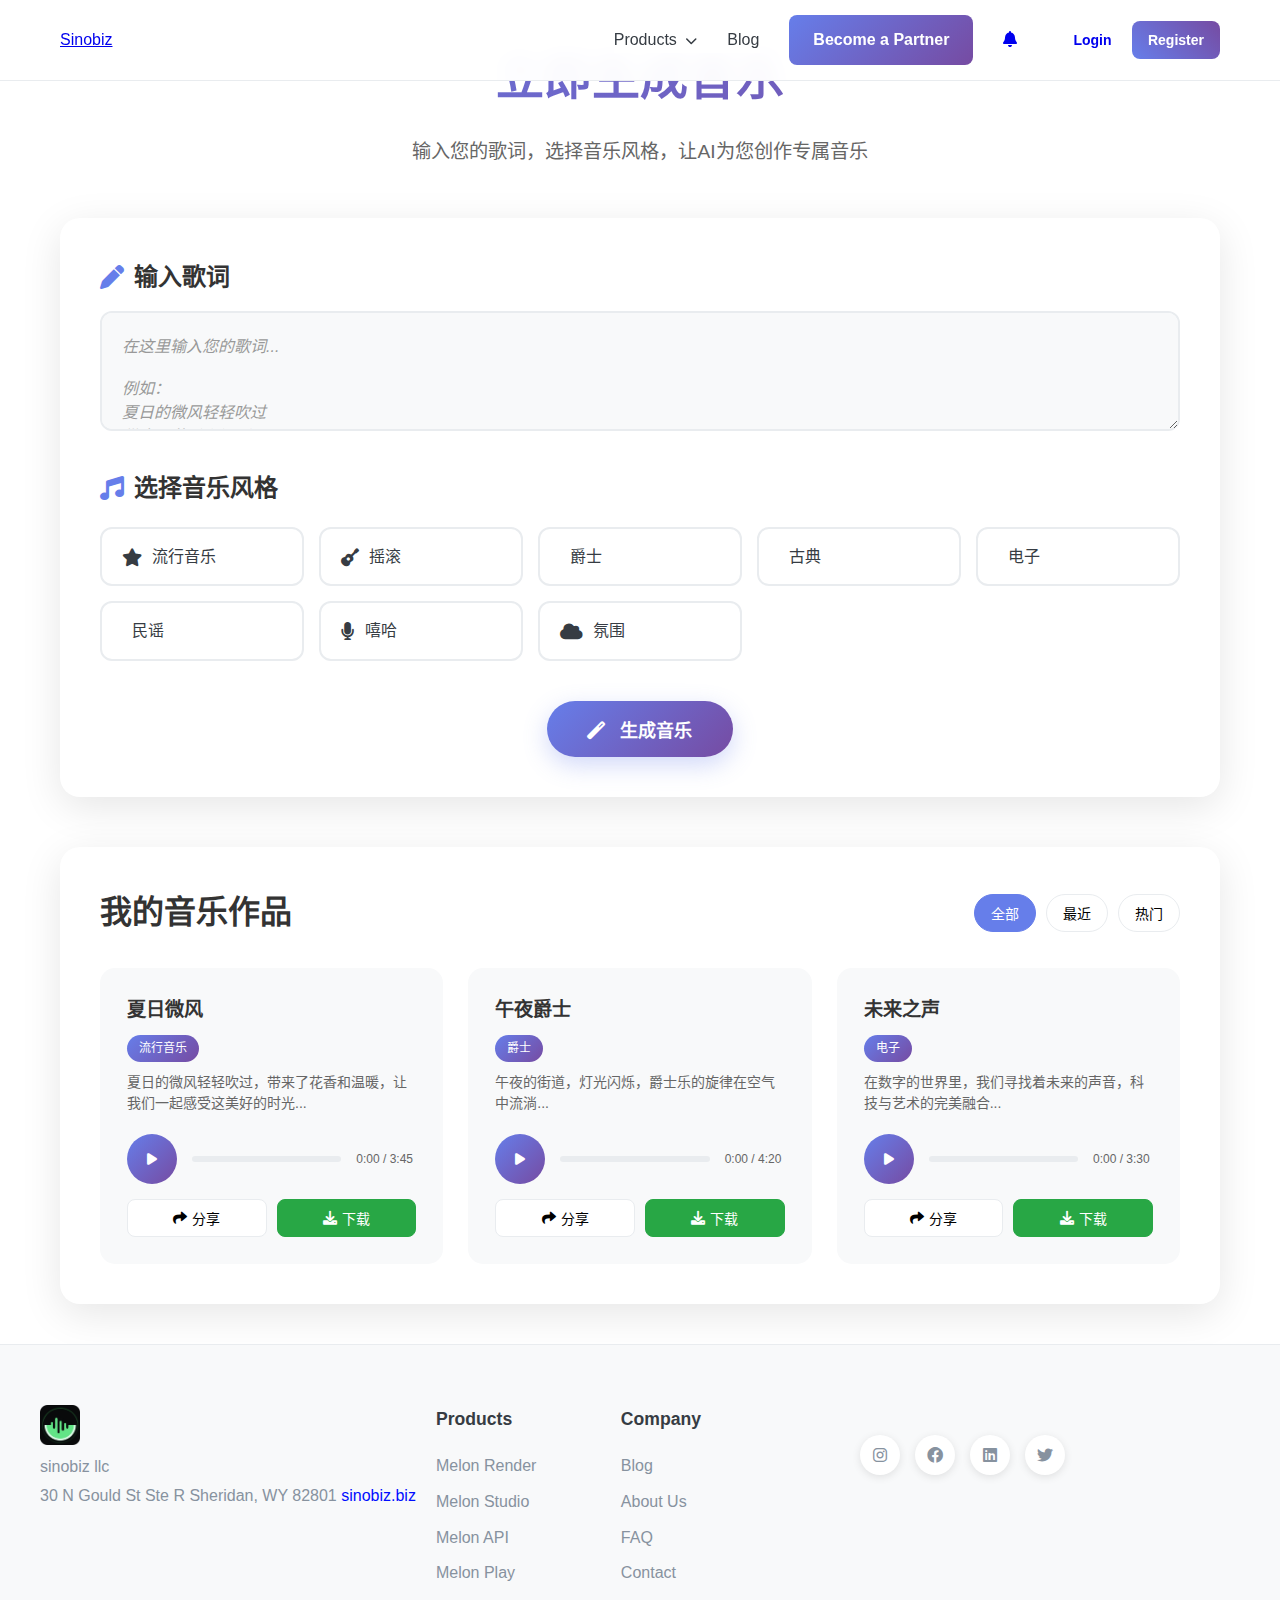
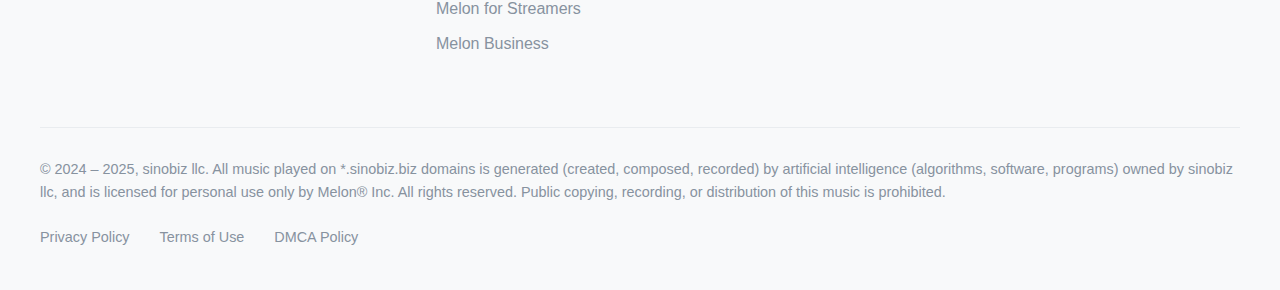
<file: music.html>
<!DOCTYPE html>
<html lang="zh-CN">
<head>
    <meta charset="utf-8">
    <meta name="viewport" content="width=device-width, initial-scale=1, maximum-scale=1, user-scalable=no">
    <title>Melon Render - AI音乐生成器 | 立即生成音乐</title>
    <meta name="description" content="使用Melon Render AI音乐生成器，输入歌词选择风格，立即生成专属音乐">
    <link rel="icon" href="/favicon.ico">
    <link rel="apple-touch-icon" sizes="180x180" href="/apple-touch-icon.png">
    <link rel="icon" type="image/png" sizes="32x32" href="/favicon-32x32.png">
    <link rel="icon" type="image/png" sizes="16x16" href="/favicon-16x16.png">
    
    <!-- 样式文件 -->
    <link rel="stylesheet" href="mubert-style.css">
    <link rel="stylesheet" href="styles.css">
    <link href="https://cdnjs.cloudflare.com/ajax/libs/font-awesome/6.0.0/css/all.min.css" rel="stylesheet">
    
    <style>
        /* Render页面专用样式 */
        .render-container {
            max-width: 1200px;
            margin: 0 auto;
            padding: 40px 20px;
        }

        .render-header {
            text-align: center;
            margin-bottom: 50px;
        }

        .render-header h1 {
            font-size: 3rem;
            font-weight: 700;
            background: linear-gradient(135deg, #667eea 0%, #764ba2 100%);
            -webkit-background-clip: text;
            -webkit-text-fill-color: transparent;
            margin-bottom: 20px;
        }

        .render-header p {
            font-size: 1.2rem;
            color: #666;
            max-width: 600px;
            margin: 0 auto;
        }

        .render-form {
            background: white;
            border-radius: 20px;
            box-shadow: 0 10px 40px rgba(0, 0, 0, 0.1);
            padding: 40px;
            margin-bottom: 50px;
        }

        .form-section {
            margin-bottom: 30px;
        }

        .form-section h3 {
            font-size: 1.5rem;
            font-weight: 600;
            color: #333;
            margin-bottom: 15px;
            display: flex;
            align-items: center;
            gap: 10px;
        }

        .form-section h3 i {
            color: #667eea;
        }

        /* 歌词输入框 */
        .lyrics-input {
            width: 100%;
            min-height: 120px;
            padding: 20px;
            border: 2px solid #e9ecef;
            border-radius: 12px;
            font-size: 16px;
            font-family: inherit;
            resize: vertical;
            transition: all 0.3s ease;
            background: #f8f9fa;
        }

        .lyrics-input:focus {
            outline: none;
            border-color: #667eea;
            background: white;
            box-shadow: 0 0 0 3px rgba(102, 126, 234, 0.1);
        }

        .lyrics-input::placeholder {
            color: #999;
            font-style: italic;
        }

        /* 风格选择 */
        .style-grid {
            display: grid;
            grid-template-columns: repeat(auto-fit, minmax(200px, 1fr));
            gap: 15px;
            margin-top: 20px;
        }

        .style-option {
            position: relative;
            cursor: pointer;
        }

        .style-option input[type="checkbox"] {
            position: absolute;
            opacity: 0;
            cursor: pointer;
        }

        .style-label {
            display: flex;
            align-items: center;
            padding: 15px 20px;
            border: 2px solid #e9ecef;
            border-radius: 12px;
            background: white;
            transition: all 0.3s ease;
            cursor: pointer;
        }

        .style-option input[type="checkbox"]:checked + .style-label {
            border-color: #667eea;
            background: linear-gradient(135deg, #667eea 0%, #764ba2 100%);
            color: white;
            transform: translateY(-2px);
            box-shadow: 0 8px 25px rgba(102, 126, 234, 0.3);
        }

        .style-label i {
            margin-right: 10px;
            font-size: 18px;
        }

        /* 生成按钮 */
        .generate-section {
            text-align: center;
            margin-top: 40px;
        }

        .generate-btn {
            background: linear-gradient(135deg, #667eea 0%, #764ba2 100%);
            color: white;
            border: none;
            padding: 15px 40px;
            font-size: 18px;
            font-weight: 600;
            border-radius: 50px;
            cursor: pointer;
            transition: all 0.3s ease;
            box-shadow: 0 8px 25px rgba(102, 126, 234, 0.3);
        }

        .generate-btn:hover {
            transform: translateY(-3px);
            box-shadow: 0 12px 35px rgba(102, 126, 234, 0.4);
        }

        .generate-btn:disabled {
            opacity: 0.6;
            cursor: not-allowed;
            transform: none;
        }

        .generate-btn i {
            margin-right: 10px;
        }

        /* 音乐展示列表 */
        .music-list {
            background: white;
            border-radius: 20px;
            box-shadow: 0 10px 40px rgba(0, 0, 0, 0.1);
            padding: 40px;
        }

        .music-list-header {
            display: flex;
            justify-content: space-between;
            align-items: center;
            margin-bottom: 30px;
        }

        .music-list-header h2 {
            font-size: 2rem;
            font-weight: 600;
            color: #333;
        }

        .filter-buttons {
            display: flex;
            gap: 10px;
        }

        .filter-btn {
            padding: 8px 16px;
            border: 1px solid #e9ecef;
            background: white;
            border-radius: 20px;
            cursor: pointer;
            transition: all 0.3s ease;
            font-size: 14px;
        }

        .filter-btn.active {
            background: #667eea;
            color: white;
            border-color: #667eea;
        }

        .music-grid {
            display: grid;
            grid-template-columns: repeat(auto-fill, minmax(300px, 1fr));
            gap: 25px;
        }

        .music-card {
            background: #f8f9fa;
            border-radius: 15px;
            padding: 25px;
            transition: all 0.3s ease;
            border: 2px solid transparent;
        }

        .music-card:hover {
            transform: translateY(-5px);
            box-shadow: 0 15px 40px rgba(0, 0, 0, 0.1);
            border-color: #667eea;
        }

        .music-info {
            margin-bottom: 20px;
        }

        .music-title {
            font-size: 1.2rem;
            font-weight: 600;
            color: #333;
            margin-bottom: 8px;
        }

        .music-style {
            display: inline-block;
            background: linear-gradient(135deg, #667eea 0%, #764ba2 100%);
            color: white;
            padding: 4px 12px;
            border-radius: 15px;
            font-size: 12px;
            margin-bottom: 10px;
        }

        .music-lyrics {
            font-size: 14px;
            color: #666;
            line-height: 1.5;
            margin-bottom: 15px;
            display: -webkit-box;
            -webkit-line-clamp: 3;
            -webkit-box-orient: vertical;
            overflow: hidden;
        }

        .music-controls {
            display: flex;
            align-items: center;
            gap: 15px;
            margin-bottom: 15px;
        }

        .play-btn {
            width: 50px;
            height: 50px;
            border-radius: 50%;
            background: linear-gradient(135deg, #667eea 0%, #764ba2 100%);
            border: none;
            color: white;
            cursor: pointer;
            display: flex;
            align-items: center;
            justify-content: center;
            transition: all 0.3s ease;
        }

        .play-btn:hover {
            transform: scale(1.1);
        }

        .progress-bar {
            flex: 1;
            height: 6px;
            background: #e9ecef;
            border-radius: 3px;
            overflow: hidden;
        }

        .progress-fill {
            height: 100%;
            background: linear-gradient(135deg, #667eea 0%, #764ba2 100%);
            width: 0%;
            transition: width 0.3s ease;
        }

        .time-display {
            font-size: 12px;
            color: #666;
            min-width: 60px;
        }

        .music-actions {
            display: flex;
            gap: 10px;
        }

        .action-btn {
            flex: 1;
            padding: 8px 16px;
            border: 1px solid #e9ecef;
            background: white;
            border-radius: 8px;
            cursor: pointer;
            transition: all 0.3s ease;
            font-size: 14px;
            display: flex;
            align-items: center;
            justify-content: center;
            gap: 5px;
        }

        .action-btn:hover {
            background: #667eea;
            color: white;
            border-color: #667eea;
        }

        .action-btn.download {
            background: #28a745;
            color: white;
            border-color: #28a745;
        }

        .action-btn.download:hover {
            background: #218838;
        }

        /* 加载动画 */
        .loading {
            display: none;
            text-align: center;
            padding: 40px;
        }

        .loading.show {
            display: block;
        }

        .spinner {
            width: 50px;
            height: 50px;
            border: 4px solid #f3f3f3;
            border-top: 4px solid #667eea;
            border-radius: 50%;
            animation: spin 1s linear infinite;
            margin: 0 auto 20px;
        }

        @keyframes spin {
            0% { transform: rotate(0deg); }
            100% { transform: rotate(360deg); }
        }

        /* 响应式设计 */
        @media (max-width: 768px) {
            .render-container {
                padding: 20px 15px;
            }

            .render-header h1 {
                font-size: 2rem;
            }

            .render-form {
                padding: 25px;
            }

            .style-grid {
                grid-template-columns: repeat(auto-fit, minmax(150px, 1fr));
            }

            .music-grid {
                grid-template-columns: 1fr;
            }

            .music-list-header {
                flex-direction: column;
                gap: 15px;
                align-items: flex-start;
            }
        }
    </style>
</head>
<body>
    <!-- 导航栏 -->
    <div id="header-placeholder">
        <!-- Header将通过JavaScript动态加载 -->
    </div>

    <!-- 主要内容 -->
    <main class="render-container">
        <!-- 页面标题 -->
        <div class="render-header">
            <h1>立即生成音乐</h1>
            <p>输入您的歌词，选择音乐风格，让AI为您创作专属音乐</p>
        </div>

        <!-- 生成表单 -->
        <div class="render-form">
            <form id="musicForm">
                <!-- 歌词输入 -->
                <div class="form-section">
                    <h3><i class="fas fa-pen"></i>输入歌词</h3>
                    <textarea 
                        class="lyrics-input" 
                        id="lyricsInput" 
                        placeholder="在这里输入您的歌词...&#10;&#10;例如：&#10;夏日的微风轻轻吹过&#10;带来了花香和温暖&#10;让我们一起感受这美好的时光"
                        required
                    ></textarea>
                </div>

                <!-- 风格选择 -->
                <div class="form-section">
                    <h3><i class="fas fa-music"></i>选择音乐风格</h3>
                    <div class="style-grid">
                        <div class="style-option">
                            <input type="checkbox" id="pop" name="styles" value="pop">
                            <label for="pop" class="style-label">
                                <i class="fas fa-star"></i>
                                流行音乐
                            </label>
                        </div>
                        <div class="style-option">
                            <input type="checkbox" id="rock" name="styles" value="rock">
                            <label for="rock" class="style-label">
                                <i class="fas fa-guitar"></i>
                                摇滚
                            </label>
                        </div>
                        <div class="style-option">
                            <input type="checkbox" id="jazz" name="styles" value="jazz">
                            <label for="jazz" class="style-label">
                                <i class="fas fa-saxophone"></i>
                                爵士
                            </label>
                        </div>
                        <div class="style-option">
                            <input type="checkbox" id="classical" name="styles" value="classical">
                            <label for="classical" class="style-label">
                                <i class="fas fa-violin"></i>
                                古典
                            </label>
                        </div>
                        <div class="style-option">
                            <input type="checkbox" id="electronic" name="styles" value="electronic">
                            <label for="electronic" class="style-label">
                                <i class="fas fa-synth"></i>
                                电子
                            </label>
                        </div>
                        <div class="style-option">
                            <input type="checkbox" id="folk" name="styles" value="folk">
                            <label for="folk" class="style-label">
                                <i class="fas fa-banjo"></i>
                                民谣
                            </label>
                        </div>
                        <div class="style-option">
                            <input type="checkbox" id="hiphop" name="styles" value="hiphop">
                            <label for="hiphop" class="style-label">
                                <i class="fas fa-microphone"></i>
                                嘻哈
                            </label>
                        </div>
                        <div class="style-option">
                            <input type="checkbox" id="ambient" name="styles" value="ambient">
                            <label for="ambient" class="style-label">
                                <i class="fas fa-cloud"></i>
                                氛围
                            </label>
                        </div>
                    </div>
                </div>

                <!-- 生成按钮 -->
                <div class="generate-section">
                    <button type="submit" class="generate-btn" id="generateBtn">
                        <i class="fas fa-magic"></i>
                        生成音乐
                    </button>
                </div>
            </form>

            <!-- 加载动画 -->
            <div class="loading" id="loading">
                <div class="spinner"></div>
                <p>AI正在为您创作音乐，请稍候...</p>
            </div>
        </div>

        <!-- 音乐展示列表 -->
        <div class="music-list">
            <div class="music-list-header">
                <h2>我的音乐作品</h2>
                <div class="filter-buttons">
                    <button class="filter-btn active" data-filter="all">全部</button>
                    <button class="filter-btn" data-filter="recent">最近</button>
                    <button class="filter-btn" data-filter="popular">热门</button>
                </div>
            </div>

            <div class="music-grid" id="musicGrid">
                <!-- 示例音乐卡片 -->
                <div class="music-card" data-style="pop" data-date="2024-01-15">
                    <div class="music-info">
                        <div class="music-title">夏日微风</div>
                        <div class="music-style">流行音乐</div>
                        <div class="music-lyrics">夏日的微风轻轻吹过，带来了花香和温暖，让我们一起感受这美好的时光...</div>
                    </div>
                    <div class="music-controls">
                        <button class="play-btn" onclick="togglePlay(this)">
                            <i class="fas fa-play"></i>
                        </button>
                        <div class="progress-bar">
                            <div class="progress-fill" style="width: 0%"></div>
                        </div>
                        <div class="time-display">0:00 / 3:45</div>
                    </div>
                    <div class="music-actions">
                        <button class="action-btn" onclick="shareMusic(this)">
                            <i class="fas fa-share"></i>
                            分享
                        </button>
                        <button class="action-btn download" onclick="downloadMusic(this)">
                            <i class="fas fa-download"></i>
                            下载
                        </button>
                    </div>
                </div>

                <div class="music-card" data-style="jazz" data-date="2024-01-14">
                    <div class="music-info">
                        <div class="music-title">午夜爵士</div>
                        <div class="music-style">爵士</div>
                        <div class="music-lyrics">午夜的街道，灯光闪烁，爵士乐的旋律在空气中流淌...</div>
                    </div>
                    <div class="music-controls">
                        <button class="play-btn" onclick="togglePlay(this)">
                            <i class="fas fa-play"></i>
                        </button>
                        <div class="progress-bar">
                            <div class="progress-fill" style="width: 0%"></div>
                        </div>
                        <div class="time-display">0:00 / 4:20</div>
                    </div>
                    <div class="music-actions">
                        <button class="action-btn" onclick="shareMusic(this)">
                            <i class="fas fa-share"></i>
                            分享
                        </button>
                        <button class="action-btn download" onclick="downloadMusic(this)">
                            <i class="fas fa-download"></i>
                            下载
                        </button>
                    </div>
                </div>

                <div class="music-card" data-style="electronic" data-date="2024-01-13">
                    <div class="music-info">
                        <div class="music-title">未来之声</div>
                        <div class="music-style">电子</div>
                        <div class="music-lyrics">在数字的世界里，我们寻找着未来的声音，科技与艺术的完美融合...</div>
                    </div>
                    <div class="music-controls">
                        <button class="play-btn" onclick="togglePlay(this)">
                            <i class="fas fa-play"></i>
                        </button>
                        <div class="progress-bar">
                            <div class="progress-fill" style="width: 0%"></div>
                        </div>
                        <div class="time-display">0:00 / 3:30</div>
                    </div>
                    <div class="music-actions">
                        <button class="action-btn" onclick="shareMusic(this)">
                            <i class="fas fa-share"></i>
                            分享
                        </button>
                        <button class="action-btn download" onclick="downloadMusic(this)">
                            <i class="fas fa-download"></i>
                            下载
                        </button>
                    </div>
                </div>
            </div>
        </div>
    </main>

    <!-- 页脚 -->
    <div id="footer-placeholder">
        <!-- Footer将通过JavaScript动态加载 -->
    </div>

    <!-- JavaScript -->
    <script src="js/common.js"></script>
    <script>
        // 音乐生成功能
        document.addEventListener('DOMContentLoaded', function() {
            const form = document.getElementById('musicForm');
            const generateBtn = document.getElementById('generateBtn');
            const loading = document.getElementById('loading');
            const musicGrid = document.getElementById('musicGrid');

            // 表单提交处理
            form.addEventListener('submit', function(e) {
                e.preventDefault();
                
                const lyrics = document.getElementById('lyricsInput').value.trim();
                const selectedStyles = Array.from(document.querySelectorAll('input[name="styles"]:checked'))
                    .map(checkbox => checkbox.value);

                if (!lyrics) {
                    alert('请输入歌词');
                    return;
                }

                if (selectedStyles.length === 0) {
                    alert('请至少选择一个音乐风格');
                    return;
                }

                // 显示加载动画
                generateBtn.disabled = true;
                loading.classList.add('show');

                // 模拟AI生成过程
                setTimeout(() => {
                    // 隐藏加载动画
                    loading.classList.remove('show');
                    generateBtn.disabled = false;

                    // 创建新音乐卡片
                    const newMusic = createMusicCard(lyrics, selectedStyles[0]);
                    musicGrid.insertBefore(newMusic, musicGrid.firstChild);

                    // 清空表单
                    form.reset();

                    // 显示成功消息
                    showNotification('音乐生成成功！', 'success');
                }, 3000);
            });

            // 创建音乐卡片
            function createMusicCard(lyrics, style) {
                const card = document.createElement('div');
                card.className = 'music-card';
                card.setAttribute('data-style', style);
                card.setAttribute('data-date', new Date().toISOString().split('T')[0]);

                const styleNames = {
                    'pop': '流行音乐',
                    'rock': '摇滚',
                    'jazz': '爵士',
                    'classical': '古典',
                    'electronic': '电子',
                    'folk': '民谣',
                    'hiphop': '嘻哈',
                    'ambient': '氛围'
                };

                const titles = {
                    'pop': '流行旋律',
                    'rock': '摇滚力量',
                    'jazz': '爵士时光',
                    'classical': '古典优雅',
                    'electronic': '电子未来',
                    'folk': '民谣故事',
                    'hiphop': '嘻哈节奏',
                    'ambient': '氛围空间'
                };

                card.innerHTML = `
                    <div class="music-info">
                        <div class="music-title">${titles[style]}</div>
                        <div class="music-style">${styleNames[style]}</div>
                        <div class="music-lyrics">${lyrics.substring(0, 100)}${lyrics.length > 100 ? '...' : ''}</div>
                    </div>
                    <div class="music-controls">
                        <button class="play-btn" onclick="togglePlay(this)">
                            <i class="fas fa-play"></i>
                        </button>
                        <div class="progress-bar">
                            <div class="progress-fill" style="width: 0%"></div>
                        </div>
                        <div class="time-display">0:00 / 3:45</div>
                    </div>
                    <div class="music-actions">
                        <button class="action-btn" onclick="shareMusic(this)">
                            <i class="fas fa-share"></i>
                            分享
                        </button>
                        <button class="action-btn download" onclick="downloadMusic(this)">
                            <i class="fas fa-download"></i>
                            下载
                        </button>
                    </div>
                `;

                return card;
            }

            // 过滤器功能
            document.querySelectorAll('.filter-btn').forEach(btn => {
                btn.addEventListener('click', function() {
                    // 移除所有active类
                    document.querySelectorAll('.filter-btn').forEach(b => b.classList.remove('active'));
                    // 添加active类到当前按钮
                    this.classList.add('active');

                    const filter = this.getAttribute('data-filter');
                    filterMusic(filter);
                });
            });

            function filterMusic(filter) {
                const cards = document.querySelectorAll('.music-card');
                
                cards.forEach(card => {
                    switch(filter) {
                        case 'recent':
                            // 显示最近7天的作品
                            const cardDate = new Date(card.getAttribute('data-date'));
                            const weekAgo = new Date();
                            weekAgo.setDate(weekAgo.getDate() - 7);
                            card.style.display = cardDate >= weekAgo ? 'block' : 'none';
                            break;
                        case 'popular':
                            // 这里可以根据播放次数等数据来过滤
                            card.style.display = 'block';
                            break;
                        default:
                            card.style.display = 'block';
                    }
                });
            }

            // 显示通知
            function showNotification(message, type = 'info') {
                const notification = document.createElement('div');
                notification.style.cssText = `
                    position: fixed;
                    top: 20px;
                    right: 20px;
                    background: ${type === 'success' ? '#28a745' : '#007bff'};
                    color: white;
                    padding: 15px 25px;
                    border-radius: 8px;
                    box-shadow: 0 4px 12px rgba(0,0,0,0.15);
                    z-index: 1000;
                    animation: slideIn 0.3s ease;
                `;
                notification.textContent = message;
                document.body.appendChild(notification);

                setTimeout(() => {
                    notification.remove();
                }, 3000);
            }
        });

        // 播放/暂停功能
        function togglePlay(btn) {
            const icon = btn.querySelector('i');
            const progressFill = btn.parentElement.querySelector('.progress-fill');
            
            if (icon.classList.contains('fa-play')) {
                icon.classList.remove('fa-play');
                icon.classList.add('fa-pause');
                
                // 模拟播放进度
                let progress = 0;
                const interval = setInterval(() => {
                    progress += 1;
                    progressFill.style.width = progress + '%';
                    
                    if (progress >= 100) {
                        clearInterval(interval);
                        icon.classList.remove('fa-pause');
                        icon.classList.add('fa-play');
                        progressFill.style.width = '0%';
                    }
                }, 100);
            } else {
                icon.classList.remove('fa-pause');
                icon.classList.add('fa-play');
            }
        }

        // 分享功能
        function shareMusic(btn) {
            const card = btn.closest('.music-card');
            const title = card.querySelector('.music-title').textContent;
            
            if (navigator.share) {
                navigator.share({
                    title: title,
                    text: '听听我创作的AI音乐！',
                    url: window.location.href
                });
            } else {
                // 复制链接到剪贴板
                navigator.clipboard.writeText(window.location.href).then(() => {
                    alert('链接已复制到剪贴板！');
                });
            }
        }

        // 下载功能
        function downloadMusic(btn) {
            const card = btn.closest('.music-card');
            const title = card.querySelector('.music-title').textContent;
            
            // 模拟下载
            const link = document.createElement('a');
            link.href = '[data-uri]';
            link.download = `${title}.mp3`;
            link.click();
            
            alert(`正在下载 ${title}.mp3`);
        }

        // 添加CSS动画
        const style = document.createElement('style');
        style.textContent = `
            @keyframes slideIn {
                from {
                    transform: translateX(100%);
                    opacity: 0;
                }
                to {
                    transform: translateX(0);
                    opacity: 1;
                }
            }
        `;
        document.head.appendChild(style);
    </script>
</body>
</html>
</file>
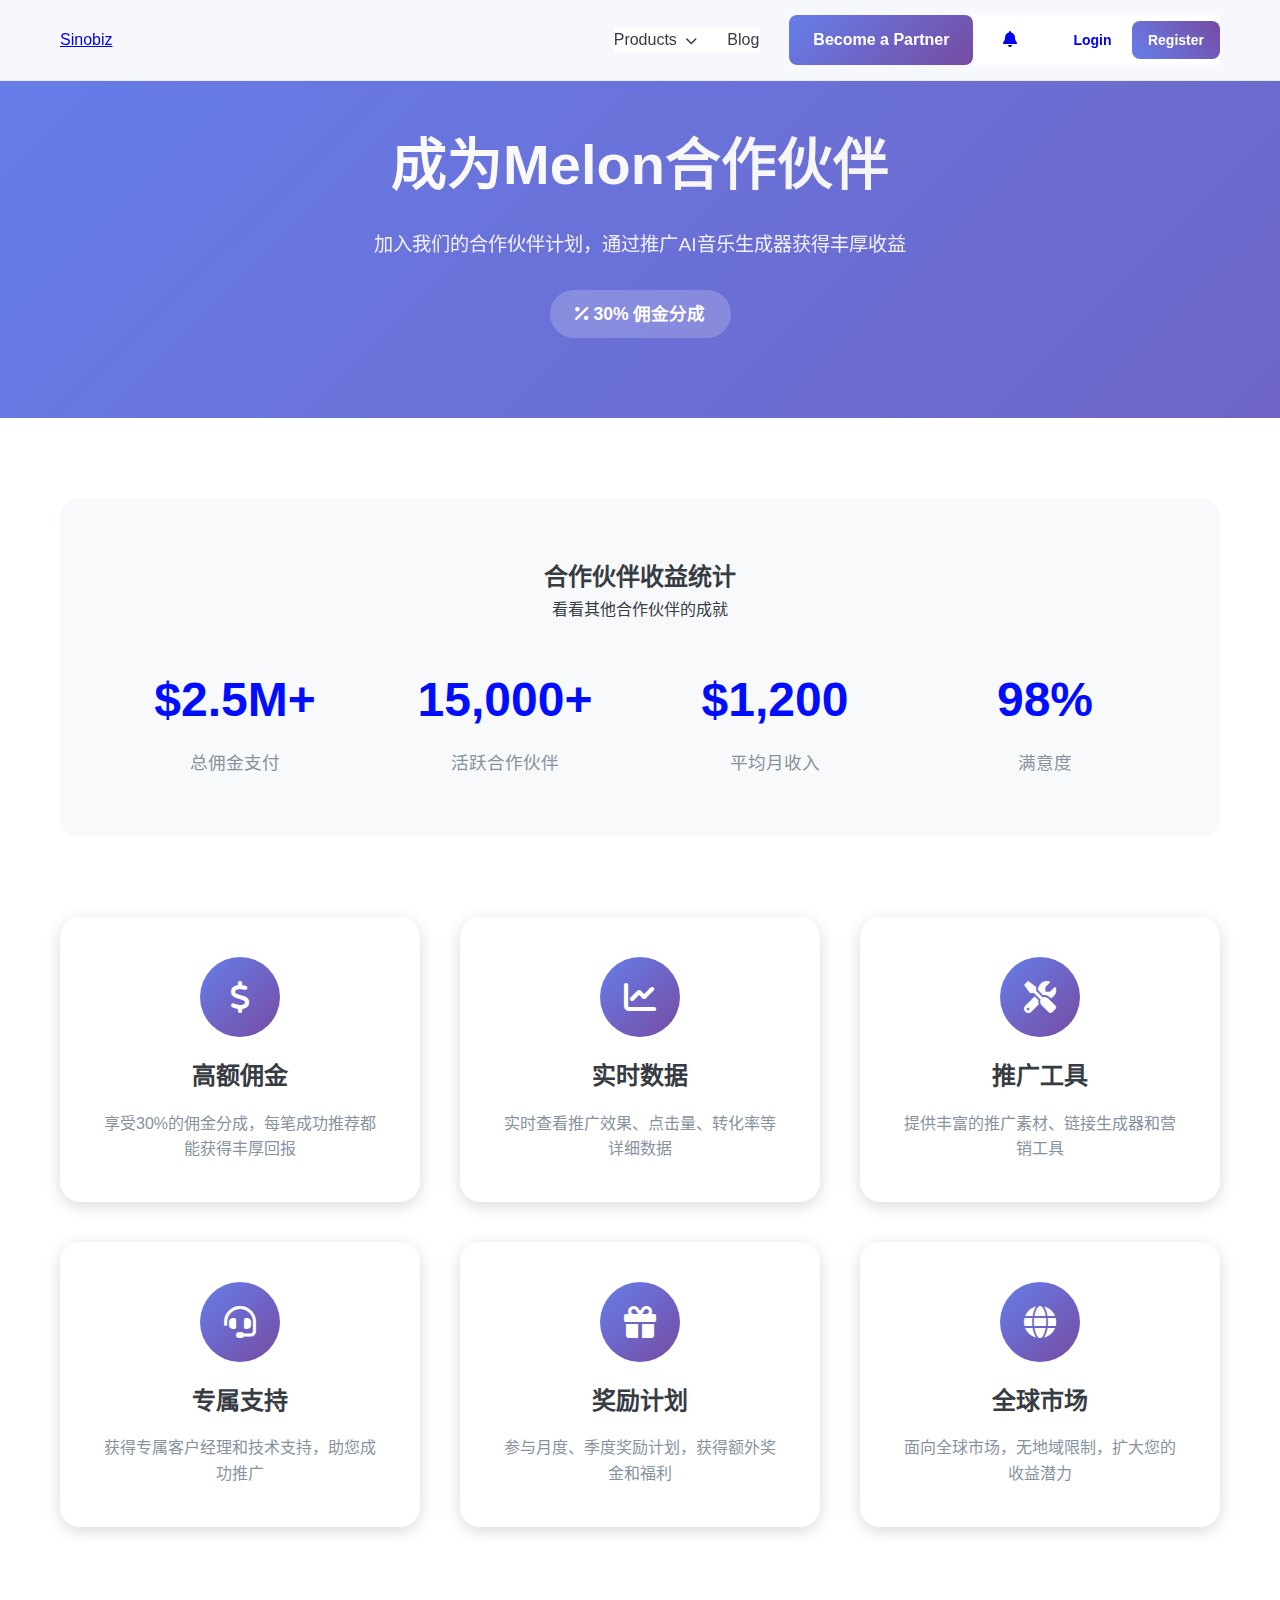
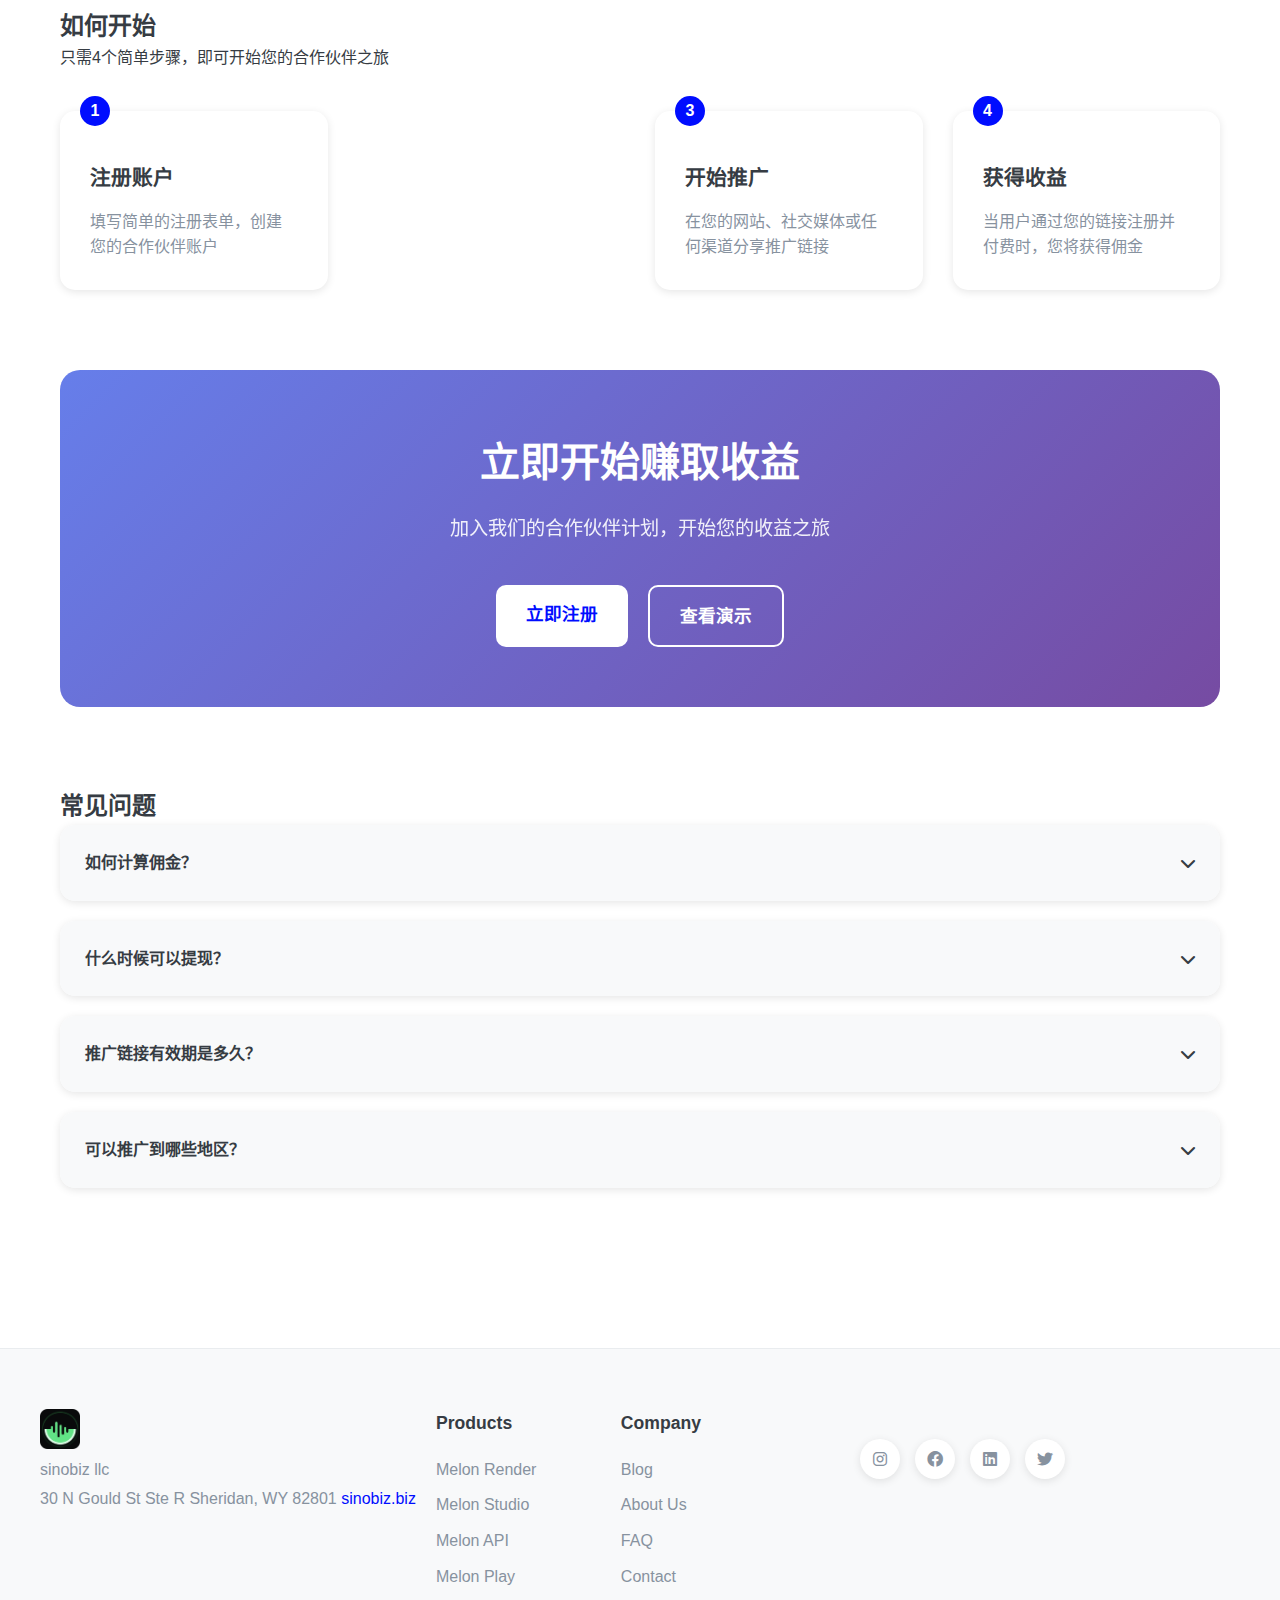
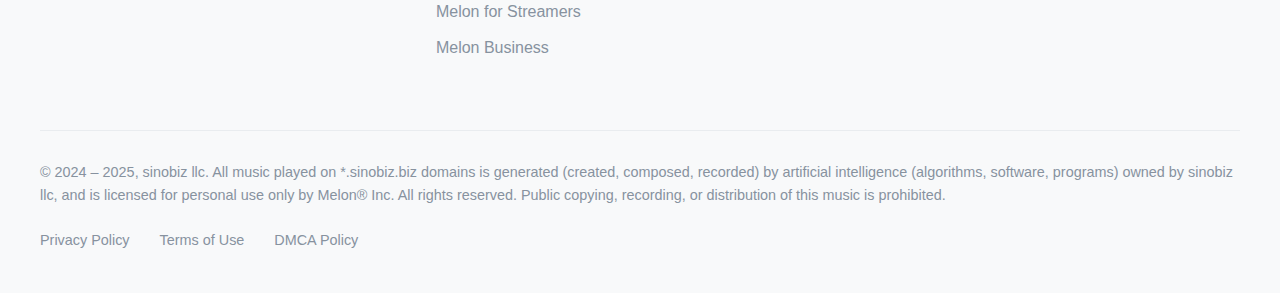
<file: partner.html>
<!DOCTYPE html>
<html lang="zh-CN">
<head>
    <meta charset="utf-8">
    <meta name="viewport" content="width=device-width, initial-scale=1, maximum-scale=1, user-scalable=no">
    <title>成为合作伙伴 - Melon | AI音乐生成器</title>
    <meta name="description" content="加入Melon合作伙伴计划，通过推广AI音乐生成器获得丰厚收益，享受30%佣金分成">
    <link rel="icon" href="/favicon.ico">
    <link rel="apple-touch-icon" sizes="180x180" href="/apple-touch-icon.png">
    <link rel="icon" type="image/png" sizes="32x32" href="/favicon-32x32.png">
    <link rel="icon" type="image/png" sizes="16x16" href="/favicon-16x16.png">
    
    <!-- 样式文件 -->
    <link rel="stylesheet" href="mubert-style.css">
    <link rel="stylesheet" href="styles.css">
    <link href="https://cdnjs.cloudflare.com/ajax/libs/font-awesome/6.0.0/css/all.min.css" rel="stylesheet">
    
    <style>
        /* 合作伙伴页面专用样式 */
        .partner-hero {
            background: linear-gradient(135deg, #667eea 0%, #764ba2 100%);
            background-size: 200% 200%;
            animation: gradientShift 3s ease infinite;
            padding: 120px 0 80px;
            text-align: center;
            color: white;
        }

        .partner-hero h1 {
            font-size: 3.5rem;
            margin-bottom: 20px;
            background: linear-gradient(45deg, #ffffff, #f0f0f0);
            -webkit-background-clip: text;
            -webkit-text-fill-color: transparent;
            background-clip: text;
        }

        .partner-hero p {
            font-size: 1.2rem;
            opacity: 0.9;
            max-width: 600px;
            margin: 0 auto 30px;
        }

        .commission-badge {
            background: rgba(255, 255, 255, 0.2);
            border-radius: 25px;
            padding: 10px 25px;
            display: inline-block;
            font-weight: 600;
            font-size: 1.1rem;
        }

        .partner-container {
            max-width: 1200px;
            margin: 0 auto;
            padding: 80px 20px;
        }

        .benefits-grid {
            display: grid;
            grid-template-columns: repeat(auto-fit, minmax(300px, 1fr));
            gap: 40px;
            margin-bottom: 80px;
        }

        .benefit-card {
            background: white;
            border-radius: 20px;
            padding: 40px;
            box-shadow: var(--shadow-medium);
            text-align: center;
            transition: all 0.3s ease;
        }

        .benefit-card:hover {
            transform: translateY(-10px);
            box-shadow: var(--shadow-heavy);
        }

        .benefit-icon {
            width: 80px;
            height: 80px;
            background: linear-gradient(135deg, #667eea 0%, #764ba2 100%);
            border-radius: 50%;
            display: flex;
            align-items: center;
            justify-content: center;
            margin: 0 auto 20px;
            color: white;
            font-size: 2rem;
        }

        .benefit-title {
            font-size: 1.5rem;
            margin-bottom: 15px;
            color: var(--main-text-color);
        }

        .benefit-description {
            color: var(--secondary-text-color);
            line-height: 1.6;
        }

        .stats-section {
            background: var(--card-background);
            border-radius: 20px;
            padding: 60px;
            text-align: center;
            margin-bottom: 80px;
        }

        .stats-grid {
            display: grid;
            grid-template-columns: repeat(auto-fit, minmax(200px, 1fr));
            gap: 40px;
            margin-top: 40px;
        }

        .stat-item {
            text-align: center;
        }

        .stat-number {
            font-size: 3rem;
            font-weight: bold;
            color: var(--logo-color);
            margin-bottom: 10px;
        }

        .stat-label {
            color: var(--secondary-text-color);
            font-size: 1.1rem;
        }

        .how-it-works {
            margin-bottom: 80px;
        }

        .steps-grid {
            display: grid;
            grid-template-columns: repeat(auto-fit, minmax(250px, 1fr));
            gap: 30px;
            margin-top: 40px;
        }

        .step-card {
            background: white;
            border-radius: 15px;
            padding: 30px;
            box-shadow: var(--shadow-light);
            position: relative;
        }

        .step-number {
            position: absolute;
            top: -15px;
            left: 20px;
            width: 30px;
            height: 30px;
            background: var(--logo-color);
            color: white;
            border-radius: 50%;
            display: flex;
            align-items: center;
            justify-content: center;
            font-weight: bold;
        }

        .step-title {
            font-size: 1.3rem;
            margin: 20px 0 15px;
            color: var(--main-text-color);
        }

        .step-description {
            color: var(--secondary-text-color);
            line-height: 1.6;
        }

        .cta-section {
            background: linear-gradient(135deg, #667eea 0%, #764ba2 100%);
            border-radius: 20px;
            padding: 60px;
            text-align: center;
            color: white;
            margin-bottom: 80px;
        }

        .cta-title {
            font-size: 2.5rem;
            margin-bottom: 20px;
        }

        .cta-description {
            font-size: 1.2rem;
            margin-bottom: 40px;
            opacity: 0.9;
        }

        .cta-buttons {
            display: flex;
            gap: 20px;
            justify-content: center;
            flex-wrap: wrap;
        }

        .btn-primary {
            background: white;
            color: var(--logo-color);
            padding: 15px 30px;
            border: none;
            border-radius: 10px;
            font-size: 1.1rem;
            font-weight: 600;
            text-decoration: none;
            transition: all 0.3s ease;
        }

        .btn-primary:hover {
            transform: translateY(-2px);
            box-shadow: 0 10px 30px rgba(255, 255, 255, 0.3);
        }

        .btn-secondary {
            background: transparent;
            color: white;
            padding: 15px 30px;
            border: 2px solid white;
            border-radius: 10px;
            font-size: 1.1rem;
            font-weight: 600;
            text-decoration: none;
            transition: all 0.3s ease;
        }

        .btn-secondary:hover {
            background: white;
            color: var(--logo-color);
        }

        .faq-section {
            margin-bottom: 80px;
        }

        .faq-item {
            background: white;
            border-radius: 15px;
            margin-bottom: 20px;
            overflow: hidden;
            box-shadow: var(--shadow-light);
        }

        .faq-question {
            padding: 25px;
            background: var(--card-background);
            cursor: pointer;
            display: flex;
            justify-content: space-between;
            align-items: center;
            font-weight: 600;
            color: var(--main-text-color);
        }

        .faq-answer {
            padding: 0 25px;
            max-height: 0;
            overflow: hidden;
            transition: all 0.3s ease;
            color: var(--secondary-text-color);
            line-height: 1.6;
        }

        .faq-answer.active {
            padding: 25px;
            max-height: 200px;
        }

        .faq-toggle {
            transition: transform 0.3s ease;
        }

        .faq-toggle.active {
            transform: rotate(180deg);
        }

        @media (max-width: 768px) {
            .partner-hero h1 {
                font-size: 2.5rem;
            }

            .stats-section,
            .cta-section {
                padding: 40px 20px;
            }

            .cta-buttons {
                flex-direction: column;
                align-items: center;
            }

            .benefits-grid,
            .steps-grid {
                grid-template-columns: 1fr;
            }
        }
    </style>
</head>
<body>
    <!-- 导航栏 -->
    <div id="header-placeholder">
        <!-- Header将通过JavaScript动态加载 -->
    </div>

    <!-- Hero Section -->
    <section class="partner-hero">
        <div class="container">
            <h1>成为Melon合作伙伴</h1>
            <p>加入我们的合作伙伴计划，通过推广AI音乐生成器获得丰厚收益</p>
            <div class="commission-badge">
                <i class="fas fa-percentage"></i> 30% 佣金分成
            </div>
        </div>
    </section>

    <!-- 合作伙伴内容 -->
    <section class="partner-container">
        <!-- 收益统计 -->
        <div class="stats-section">
            <h2>合作伙伴收益统计</h2>
            <p>看看其他合作伙伴的成就</p>
            <div class="stats-grid">
                <div class="stat-item">
                    <div class="stat-number">$2.5M+</div>
                    <div class="stat-label">总佣金支付</div>
                </div>
                <div class="stat-item">
                    <div class="stat-number">15,000+</div>
                    <div class="stat-label">活跃合作伙伴</div>
                </div>
                <div class="stat-item">
                    <div class="stat-number">$1,200</div>
                    <div class="stat-label">平均月收入</div>
                </div>
                <div class="stat-item">
                    <div class="stat-number">98%</div>
                    <div class="stat-label">满意度</div>
                </div>
            </div>
        </div>

        <!-- 合作伙伴优势 -->
        <div class="benefits-grid">
            <div class="benefit-card">
                <div class="benefit-icon">
                    <i class="fas fa-dollar-sign"></i>
                </div>
                <h3 class="benefit-title">高额佣金</h3>
                <p class="benefit-description">享受30%的佣金分成，每笔成功推荐都能获得丰厚回报</p>
            </div>
            <div class="benefit-card">
                <div class="benefit-icon">
                    <i class="fas fa-chart-line"></i>
                </div>
                <h3 class="benefit-title">实时数据</h3>
                <p class="benefit-description">实时查看推广效果、点击量、转化率等详细数据</p>
            </div>
            <div class="benefit-card">
                <div class="benefit-icon">
                    <i class="fas fa-tools"></i>
                </div>
                <h3 class="benefit-title">推广工具</h3>
                <p class="benefit-description">提供丰富的推广素材、链接生成器和营销工具</p>
            </div>
            <div class="benefit-card">
                <div class="benefit-icon">
                    <i class="fas fa-headset"></i>
                </div>
                <h3 class="benefit-title">专属支持</h3>
                <p class="benefit-description">获得专属客户经理和技术支持，助您成功推广</p>
            </div>
            <div class="benefit-card">
                <div class="benefit-icon">
                    <i class="fas fa-gift"></i>
                </div>
                <h3 class="benefit-title">奖励计划</h3>
                <p class="benefit-description">参与月度、季度奖励计划，获得额外奖金和福利</p>
            </div>
            <div class="benefit-card">
                <div class="benefit-icon">
                    <i class="fas fa-globe"></i>
                </div>
                <h3 class="benefit-title">全球市场</h3>
                <p class="benefit-description">面向全球市场，无地域限制，扩大您的收益潜力</p>
            </div>
        </div>

        <!-- 如何开始 -->
        <div class="how-it-works">
            <h2>如何开始</h2>
            <p>只需4个简单步骤，即可开始您的合作伙伴之旅</p>
            <div class="steps-grid">
                <div class="step-card">
                    <div class="step-number">1</div>
                    <h3 class="step-title">注册账户</h3>
                    <p class="step-description">填写简单的注册表单，创建您的合作伙伴账户</p>
                </div>
                <div class="step-card">
                    <div class="step-number">2</div>
                    <h3 class="step-title">获取推广链接</h3>
                    <p class="step-description">系统自动生成您的专属推广链接和推广素材</p>
                </div>
                <div class="step-card">
                    <div class="step-number">3</div>
                    <h3 class="step-title">开始推广</h3>
                    <p class="step-description">在您的网站、社交媒体或任何渠道分享推广链接</p>
                </div>
                <div class="step-card">
                    <div class="step-number">4</div>
                    <h3 class="step-title">获得收益</h3>
                    <p class="step-description">当用户通过您的链接注册并付费时，您将获得佣金</p>
                </div>
            </div>
        </div>

        <!-- 行动号召 -->
        <div class="cta-section">
            <h2 class="cta-title">立即开始赚取收益</h2>
            <p class="cta-description">加入我们的合作伙伴计划，开始您的收益之旅</p>
            <div class="cta-buttons">
                <a href="partner-signup.html" class="btn-primary">立即注册</a>
                <a href="partner-dashboard.html" class="btn-secondary">查看演示</a>
            </div>
        </div>

        <!-- 常见问题 -->
        <div class="faq-section">
            <h2>常见问题</h2>
            <div class="faq-item">
                <div class="faq-question" onclick="toggleFAQ(this)">
                    <span>如何计算佣金？</span>
                    <i class="fas fa-chevron-down faq-toggle"></i>
                </div>
                <div class="faq-answer">
                    佣金基于用户通过您的推广链接产生的实际付费金额计算，税率为30%。例如，如果用户购买了$100的套餐，您将获得$30的佣金。
                </div>
            </div>
            <div class="faq-item">
                <div class="faq-question" onclick="toggleFAQ(this)">
                    <span>什么时候可以提现？</span>
                    <i class="fas fa-chevron-down faq-toggle"></i>
                </div>
                <div class="faq-answer">
                    当您的账户余额达到$50时即可申请提现。提现通常在3-5个工作日内处理完成，支持PayPal、银行转账等多种方式。
                </div>
            </div>
            <div class="faq-item">
                <div class="faq-question" onclick="toggleFAQ(this)">
                    <span>推广链接有效期是多久？</span>
                    <i class="fas fa-chevron-down faq-toggle"></i>
                </div>
                <div class="faq-answer">
                    您的推广链接永久有效，不会过期。用户通过您的链接注册后，其后续的所有付费行为都会为您产生佣金。
                </div>
            </div>
            <div class="faq-item">
                <div class="faq-question" onclick="toggleFAQ(this)">
                    <span>可以推广到哪些地区？</span>
                    <i class="fas fa-chevron-down faq-toggle"></i>
                </div>
                <div class="faq-answer">
                    我们支持全球推广，没有地域限制。无论您身在何处，都可以参与我们的合作伙伴计划并赚取收益。
                </div>
            </div>
        </div>
    </section>

     <!-- 页脚 -->
     <div id="footer-placeholder">
        <!-- Footer将通过JavaScript动态加载 -->
    </div>

     <!-- JavaScript -->
     <script src="js/common.js"></script>
    <script>
        // FAQ 切换功能
        function toggleFAQ(element) {
            const answer = element.nextElementSibling;
            const toggle = element.querySelector('.faq-toggle');
            
            if (answer.classList.contains('active')) {
                answer.classList.remove('active');
                toggle.classList.remove('active');
            } else {
                // 关闭其他打开的FAQ
                document.querySelectorAll('.faq-answer.active').forEach(item => {
                    item.classList.remove('active');
                });
                document.querySelectorAll('.faq-toggle.active').forEach(item => {
                    item.classList.remove('active');
                });
                
                answer.classList.add('active');
                toggle.classList.add('active');
            }
        }

        // 页面加载动画
        document.addEventListener('DOMContentLoaded', function() {
            const cards = document.querySelectorAll('.benefit-card, .step-card');
            cards.forEach((card, index) => {
                setTimeout(() => {
                    card.style.opacity = '0';
                    card.style.transform = 'translateY(30px)';
                    card.style.transition = 'all 0.6s ease';
                    
                    setTimeout(() => {
                        card.style.opacity = '1';
                        card.style.transform = 'translateY(0)';
                    }, 100);
                }, index * 100);
            });
        });
    </script>
</body>
</html>
</file>
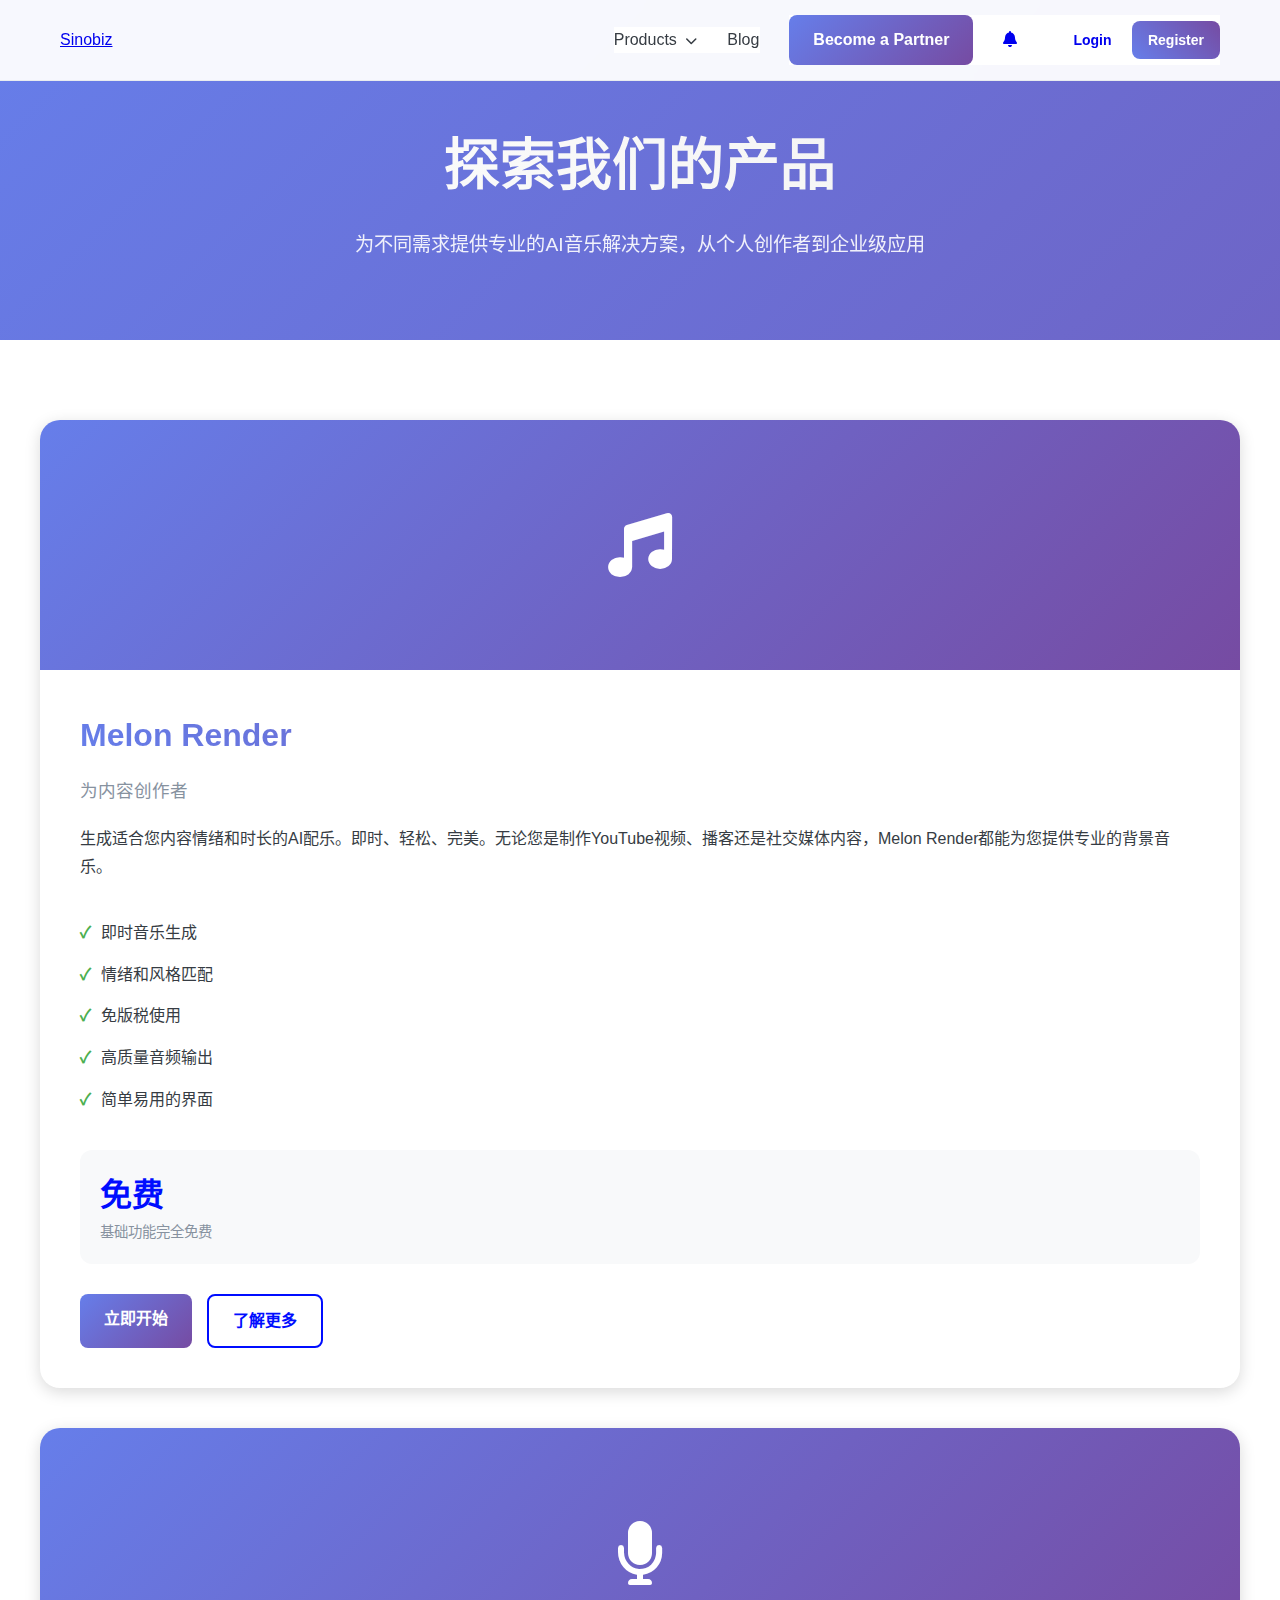
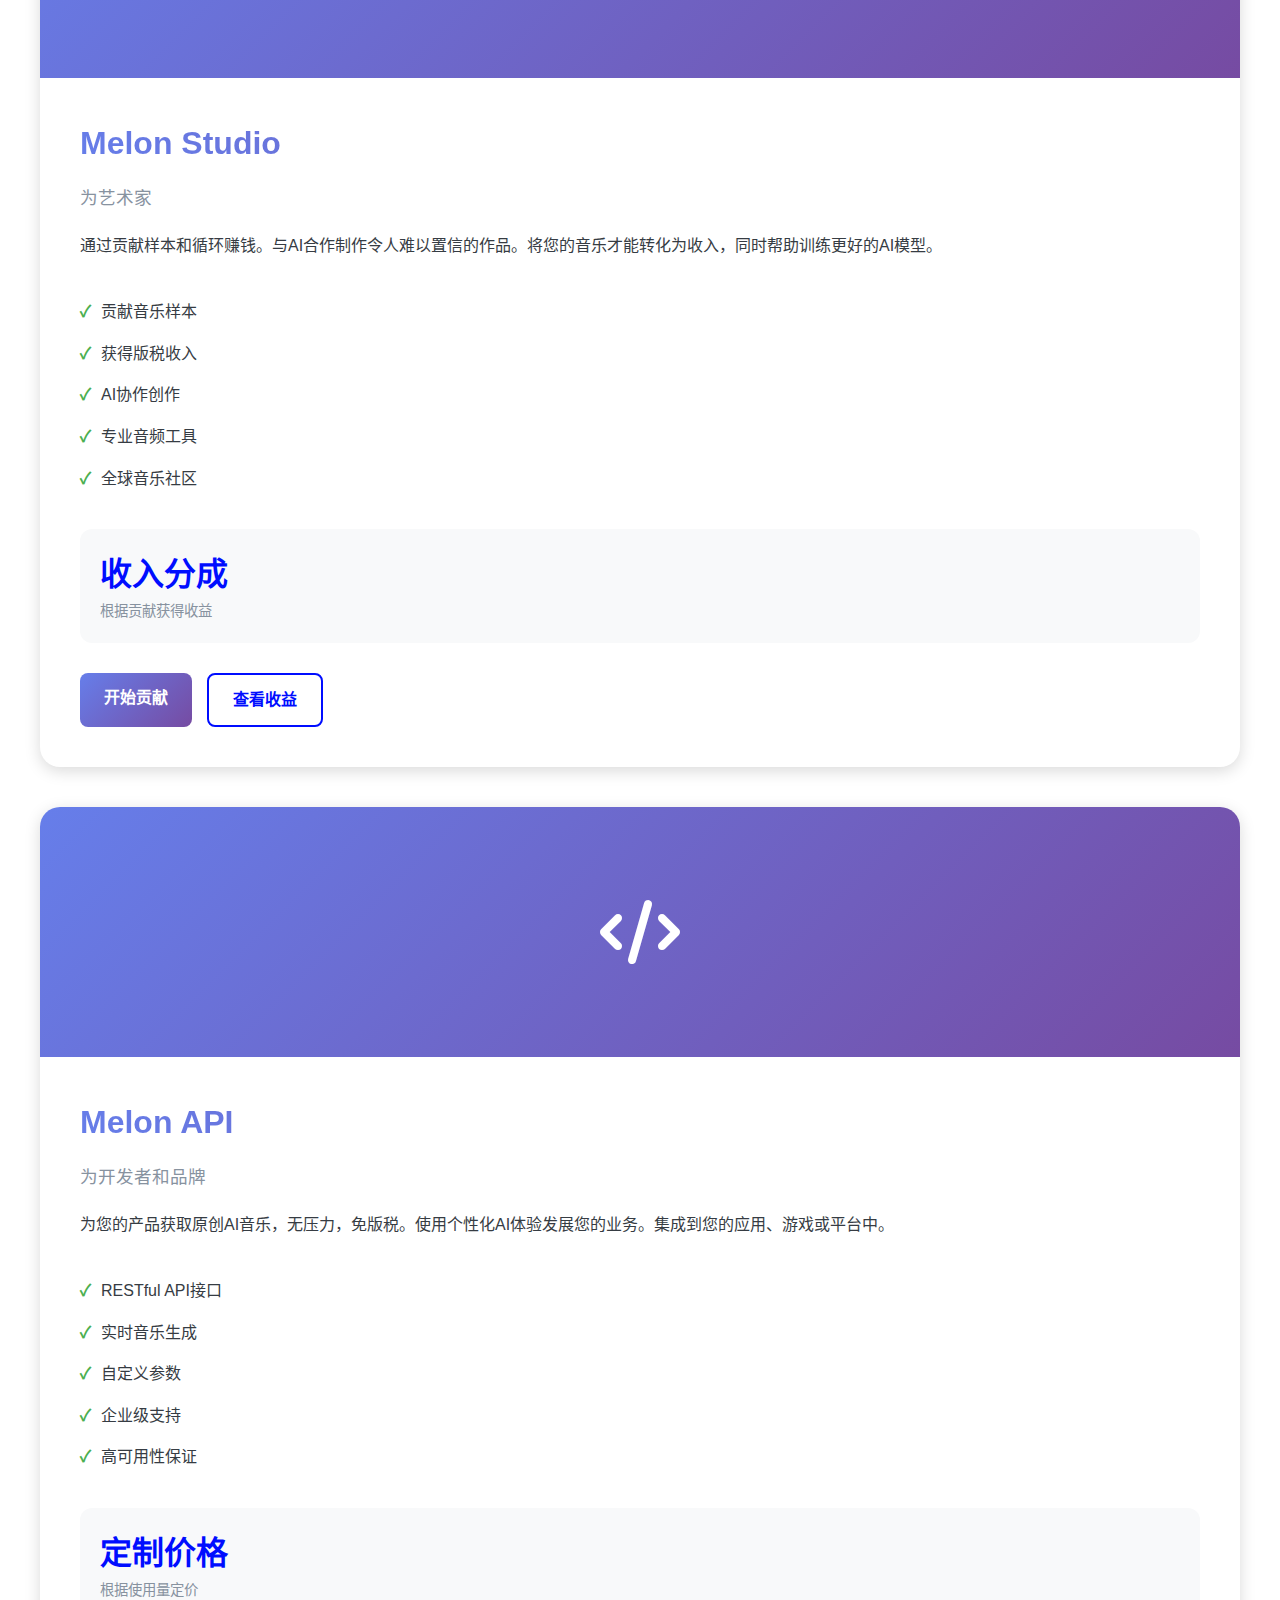
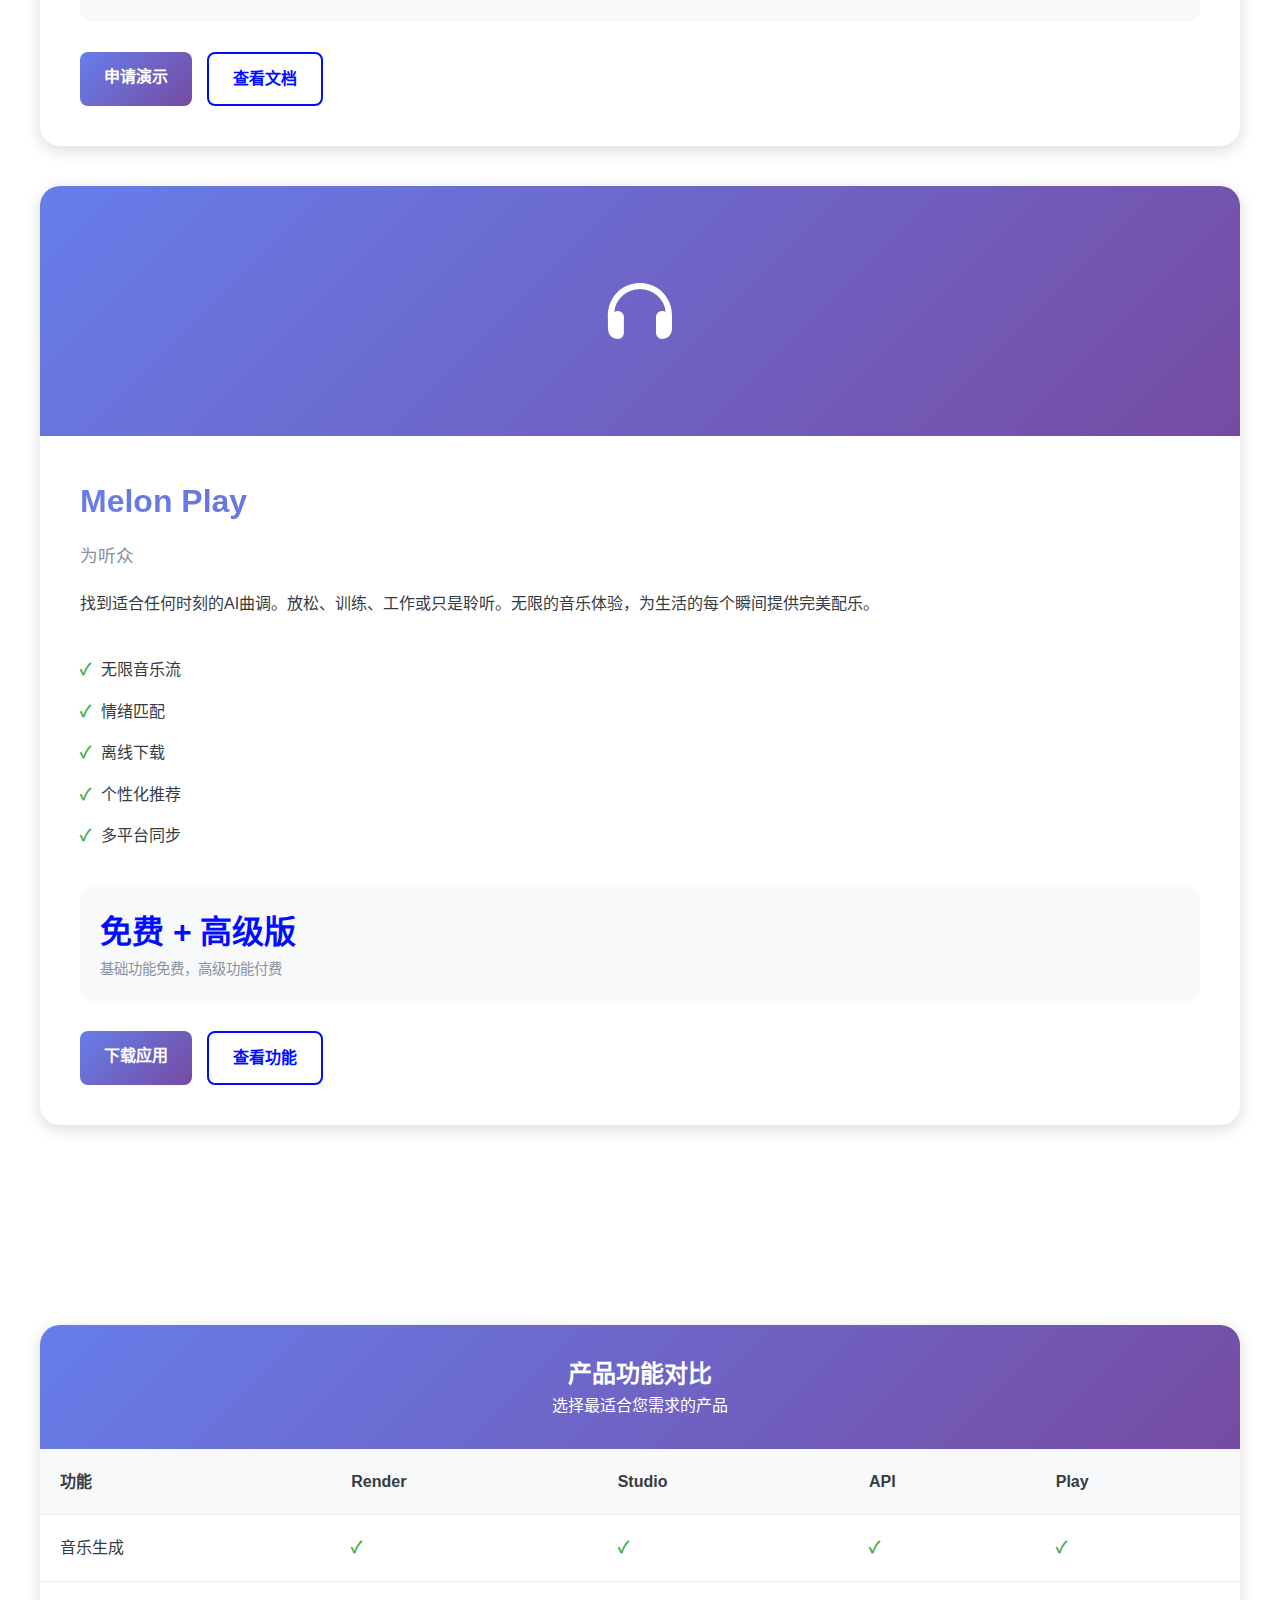
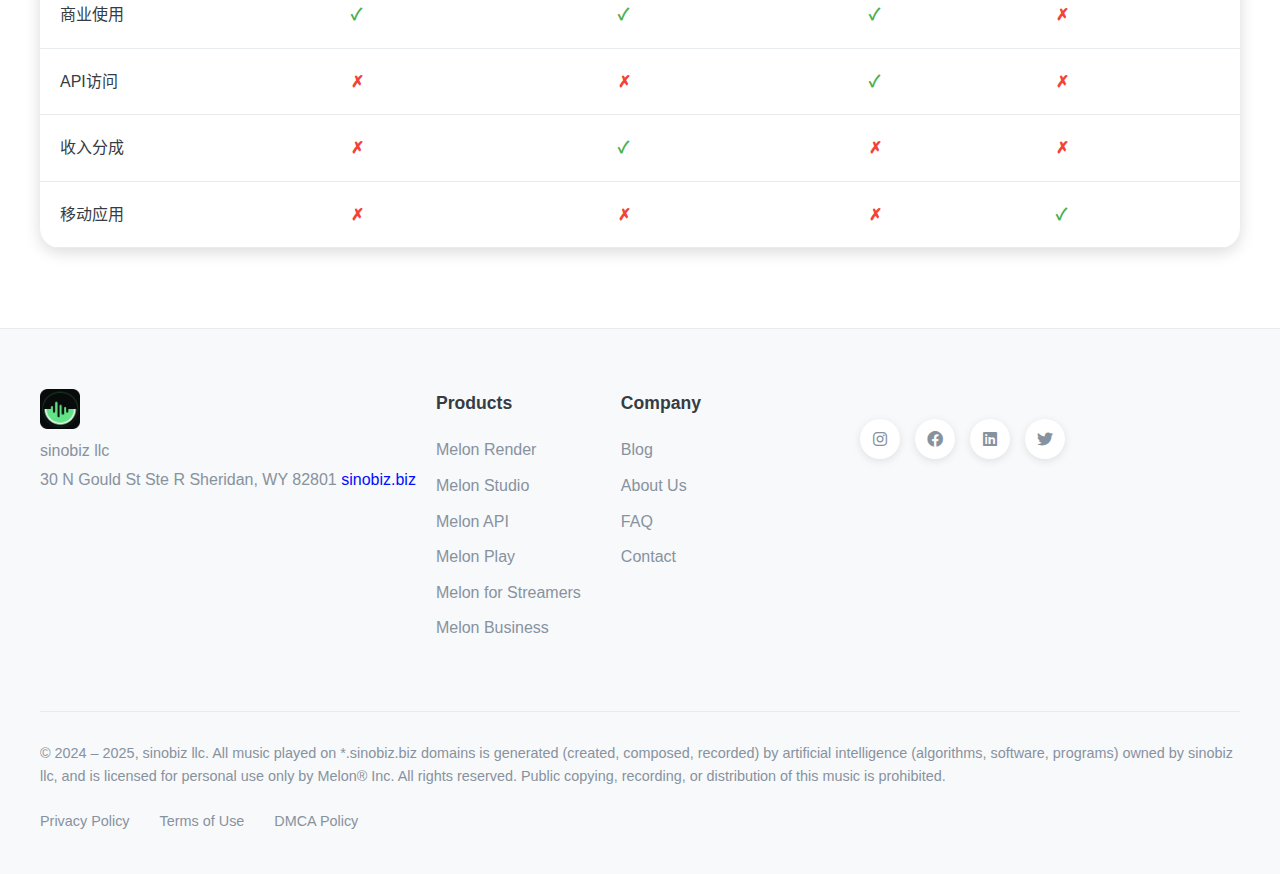
<file: product.html>
<!DOCTYPE html>
<html lang="zh-CN">
<head>
    <meta charset="utf-8">
    <meta name="viewport" content="width=device-width, initial-scale=1, maximum-scale=1, user-scalable=no">
    <title>产品 - Melon | AI音乐生成器</title>
    <meta name="description" content="探索Melon的完整产品线：Render、Studio、API和Play，为不同需求提供专业的AI音乐解决方案">
    <link rel="icon" href="/favicon.ico">
    <link rel="apple-touch-icon" sizes="180x180" href="/apple-touch-icon.png">
    <link rel="icon" type="image/png" sizes="32x32" href="/favicon-32x32.png">
    <link rel="icon" type="image/png" sizes="16x16" href="/favicon-16x16.png">
    
    <!-- 样式文件 -->
    <link rel="stylesheet" href="mubert-style.css">
    <link rel="stylesheet" href="styles.css">
    <link href="https://cdnjs.cloudflare.com/ajax/libs/font-awesome/6.0.0/css/all.min.css" rel="stylesheet">
    
    <style>
        /* 产品页面专用样式 */
        .products-hero {
            background: linear-gradient(135deg, #667eea 0%, #764ba2 100%);
            background-size: 200% 200%;
            animation: gradientShift 3s ease infinite;
            padding: 120px 0 80px;
            text-align: center;
            color: white;
        }

        .products-hero h1 {
            font-size: 3.5rem;
            margin-bottom: 20px;
            background: linear-gradient(45deg, #ffffff, #f0f0f0);
            -webkit-background-clip: text;
            -webkit-text-fill-color: transparent;
            background-clip: text;
        }

        .products-hero p {
            font-size: 1.2rem;
            opacity: 0.9;
            max-width: 600px;
            margin: 0 auto;
        }

        .products-grid {
            padding: 80px 0;
            max-width: 1200px;
            margin: 0 auto;
        }

        .product-card {
            background: white;
            border-radius: 20px;
            box-shadow: var(--shadow-medium);
            overflow: hidden;
            margin-bottom: 40px;
            transition: all 0.3s ease;
        }

        .product-card:hover {
            transform: translateY(-10px);
            box-shadow: var(--shadow-heavy);
        }

        .product-image {
            height: 250px;
            background: linear-gradient(135deg, #667eea 0%, #764ba2 100%);
            display: flex;
            align-items: center;
            justify-content: center;
            color: white;
            font-size: 4rem;
        }

        .product-content {
            padding: 40px;
        }

        .product-title {
            font-size: 2rem;
            margin-bottom: 15px;
            background: linear-gradient(45deg, #667eea, #764ba2);
            -webkit-background-clip: text;
            -webkit-text-fill-color: transparent;
            background-clip: text;
        }

        .product-subtitle {
            font-size: 1.1rem;
            color: var(--secondary-text-color);
            margin-bottom: 20px;
        }

        .product-description {
            color: var(--main-text-color);
            line-height: 1.8;
            margin-bottom: 30px;
        }

        .product-features {
            list-style: none;
            margin-bottom: 30px;
        }

        .product-features li {
            padding: 8px 0;
            display: flex;
            align-items: center;
            gap: 10px;
        }

        .product-features li::before {
            content: '✓';
            color: #4CAF50;
            font-weight: bold;
        }

        .product-pricing {
            background: var(--card-background);
            padding: 20px;
            border-radius: 12px;
            margin-bottom: 30px;
        }

        .price {
            font-size: 2rem;
            font-weight: bold;
            color: var(--logo-color);
        }

        .price-period {
            color: var(--secondary-text-color);
            font-size: 0.9rem;
        }

        .product-cta {
            display: flex;
            gap: 15px;
            flex-wrap: wrap;
        }

        .btn-primary {
            background: linear-gradient(135deg, #667eea 0%, #764ba2 100%);
            color: white;
            padding: 12px 24px;
            border: none;
            border-radius: 8px;
            text-decoration: none;
            font-weight: 600;
            transition: all 0.3s ease;
        }

        .btn-primary:hover {
            transform: translateY(-2px);
            box-shadow: 0 10px 30px rgba(102, 126, 234, 0.4);
        }

        .btn-secondary {
            background: white;
            color: var(--logo-color);
            padding: 12px 24px;
            border: 2px solid var(--logo-color);
            border-radius: 8px;
            text-decoration: none;
            font-weight: 600;
            transition: all 0.3s ease;
        }

        .btn-secondary:hover {
            background: var(--logo-color);
            color: white;
        }

        .comparison-table {
            background: white;
            border-radius: 20px;
            box-shadow: var(--shadow-medium);
            overflow: hidden;
            margin: 80px auto;
            max-width: 1200px;
        }

        .comparison-header {
            background: linear-gradient(135deg, #667eea 0%, #764ba2 100%);
            color: white;
            padding: 30px;
            text-align: center;
        }

        .comparison-table table {
            width: 100%;
            border-collapse: collapse;
        }

        .comparison-table th,
        .comparison-table td {
            padding: 20px;
            text-align: left;
            border-bottom: 1px solid var(--border-color);
        }

        .comparison-table th {
            background: var(--card-background);
            font-weight: 600;
        }

        .feature-check {
            color: #4CAF50;
            font-weight: bold;
        }

        .feature-cross {
            color: #f44336;
            font-weight: bold;
        }

        @media (max-width: 768px) {
            .products-hero h1 {
                font-size: 2.5rem;
            }

            .product-content {
                padding: 30px 20px;
            }

            .product-cta {
                flex-direction: column;
            }

            .comparison-table {
                overflow-x: auto;
            }
        }
    </style>
</head>
<body>
    <!-- 导航栏 -->
    <div id="header-placeholder">
        <!-- Header将通过JavaScript动态加载 -->
    </div>

    <!-- Hero Section -->
    <section class="products-hero">
        <div class="container">
            <h1>探索我们的产品</h1>
            <p>为不同需求提供专业的AI音乐解决方案，从个人创作者到企业级应用</p>
        </div>
    </section>

    <!-- 产品展示 -->
    <section class="products-grid">
        <div class="container">
            <!-- Melon Render -->
            <div class="product-card">
                <div class="product-image">
                    <i class="fas fa-music"></i>
                </div>
                <div class="product-content">
                    <h2 class="product-title">Melon Render</h2>
                    <p class="product-subtitle">为内容创作者</p>
                    <p class="product-description">
                        生成适合您内容情绪和时长的AI配乐。即时、轻松、完美。无论您是制作YouTube视频、播客还是社交媒体内容，Melon Render都能为您提供专业的背景音乐。
                    </p>
                    <ul class="product-features">
                        <li>即时音乐生成</li>
                        <li>情绪和风格匹配</li>
                        <li>免版税使用</li>
                        <li>高质量音频输出</li>
                        <li>简单易用的界面</li>
                    </ul>
                    <div class="product-pricing">
                        <div class="price">免费</div>
                        <div class="price-period">基础功能完全免费</div>
                    </div>
                    <div class="product-cta">
                        <a href="/render" class="btn-primary">立即开始</a>
                        <a href="#" class="btn-secondary">了解更多</a>
                    </div>
                </div>
            </div>

            <!-- Melon Studio -->
            <div class="product-card">
                <div class="product-image">
                    <i class="fas fa-microphone"></i>
                </div>
                <div class="product-content">
                    <h2 class="product-title">Melon Studio</h2>
                    <p class="product-subtitle">为艺术家</p>
                    <p class="product-description">
                        通过贡献样本和循环赚钱。与AI合作制作令人难以置信的作品。将您的音乐才能转化为收入，同时帮助训练更好的AI模型。
                    </p>
                    <ul class="product-features">
                        <li>贡献音乐样本</li>
                        <li>获得版税收入</li>
                        <li>AI协作创作</li>
                        <li>专业音频工具</li>
                        <li>全球音乐社区</li>
                    </ul>
                    <div class="product-pricing">
                        <div class="price">收入分成</div>
                        <div class="price-period">根据贡献获得收益</div>
                    </div>
                    <div class="product-cta">
                        <a href="https://studio.melon.com" class="btn-primary">开始贡献</a>
                        <a href="#" class="btn-secondary">查看收益</a>
                    </div>
                </div>
            </div>

            <!-- Melon API -->
            <div class="product-card">
                <div class="product-image">
                    <i class="fas fa-code"></i>
                </div>
                <div class="product-content">
                    <h2 class="product-title">Melon API</h2>
                    <p class="product-subtitle">为开发者和品牌</p>
                    <p class="product-description">
                        为您的产品获取原创AI音乐，无压力，免版税。使用个性化AI体验发展您的业务。集成到您的应用、游戏或平台中。
                    </p>
                    <ul class="product-features">
                        <li>RESTful API接口</li>
                        <li>实时音乐生成</li>
                        <li>自定义参数</li>
                        <li>企业级支持</li>
                        <li>高可用性保证</li>
                    </ul>
                    <div class="product-pricing">
                        <div class="price">定制价格</div>
                        <div class="price-period">根据使用量定价</div>
                    </div>
                    <div class="product-cta">
                        <a href="https://api.melon.com" class="btn-primary">申请演示</a>
                        <a href="#" class="btn-secondary">查看文档</a>
                    </div>
                </div>
            </div>

            <!-- Melon Play -->
            <div class="product-card">
                <div class="product-image">
                    <i class="fas fa-headphones"></i>
                </div>
                <div class="product-content">
                    <h2 class="product-title">Melon Play</h2>
                    <p class="product-subtitle">为听众</p>
                    <p class="product-description">
                        找到适合任何时刻的AI曲调。放松、训练、工作或只是聆听。无限的音乐体验，为生活的每个瞬间提供完美配乐。
                    </p>
                    <ul class="product-features">
                        <li>无限音乐流</li>
                        <li>情绪匹配</li>
                        <li>离线下载</li>
                        <li>个性化推荐</li>
                        <li>多平台同步</li>
                    </ul>
                    <div class="product-pricing">
                        <div class="price">免费 + 高级版</div>
                        <div class="price-period">基础功能免费，高级功能付费</div>
                    </div>
                    <div class="product-cta">
                        <a href="https://playapp.melon.com" class="btn-primary">下载应用</a>
                        <a href="#" class="btn-secondary">查看功能</a>
                    </div>
                </div>
            </div>
        </div>
    </section>

    <!-- 产品对比表 -->
    <section class="comparison-table">
        <div class="comparison-header">
            <h2>产品功能对比</h2>
            <p>选择最适合您需求的产品</p>
        </div>
        <table>
            <thead>
                <tr>
                    <th>功能</th>
                    <th>Render</th>
                    <th>Studio</th>
                    <th>API</th>
                    <th>Play</th>
                </tr>
            </thead>
            <tbody>
                <tr>
                    <td>音乐生成</td>
                    <td><span class="feature-check">✓</span></td>
                    <td><span class="feature-check">✓</span></td>
                    <td><span class="feature-check">✓</span></td>
                    <td><span class="feature-check">✓</span></td>
                </tr>
                <tr>
                    <td>商业使用</td>
                    <td><span class="feature-check">✓</span></td>
                    <td><span class="feature-check">✓</span></td>
                    <td><span class="feature-check">✓</span></td>
                    <td><span class="feature-cross">✗</span></td>
                </tr>
                <tr>
                    <td>API访问</td>
                    <td><span class="feature-cross">✗</span></td>
                    <td><span class="feature-cross">✗</span></td>
                    <td><span class="feature-check">✓</span></td>
                    <td><span class="feature-cross">✗</span></td>
                </tr>
                <tr>
                    <td>收入分成</td>
                    <td><span class="feature-cross">✗</span></td>
                    <td><span class="feature-check">✓</span></td>
                    <td><span class="feature-cross">✗</span></td>
                    <td><span class="feature-cross">✗</span></td>
                </tr>
                <tr>
                    <td>移动应用</td>
                    <td><span class="feature-cross">✗</span></td>
                    <td><span class="feature-cross">✗</span></td>
                    <td><span class="feature-cross">✗</span></td>
                    <td><span class="feature-check">✓</span></td>
                </tr>
            </tbody>
        </table>
    </section>

      <!-- 页脚 -->
      <div id="footer-placeholder">
        <!-- Footer将通过JavaScript动态加载 -->
    </div>

    <!-- JavaScript -->
    <script src="js/common.js"></script>
    
</body>
</html>
</file>
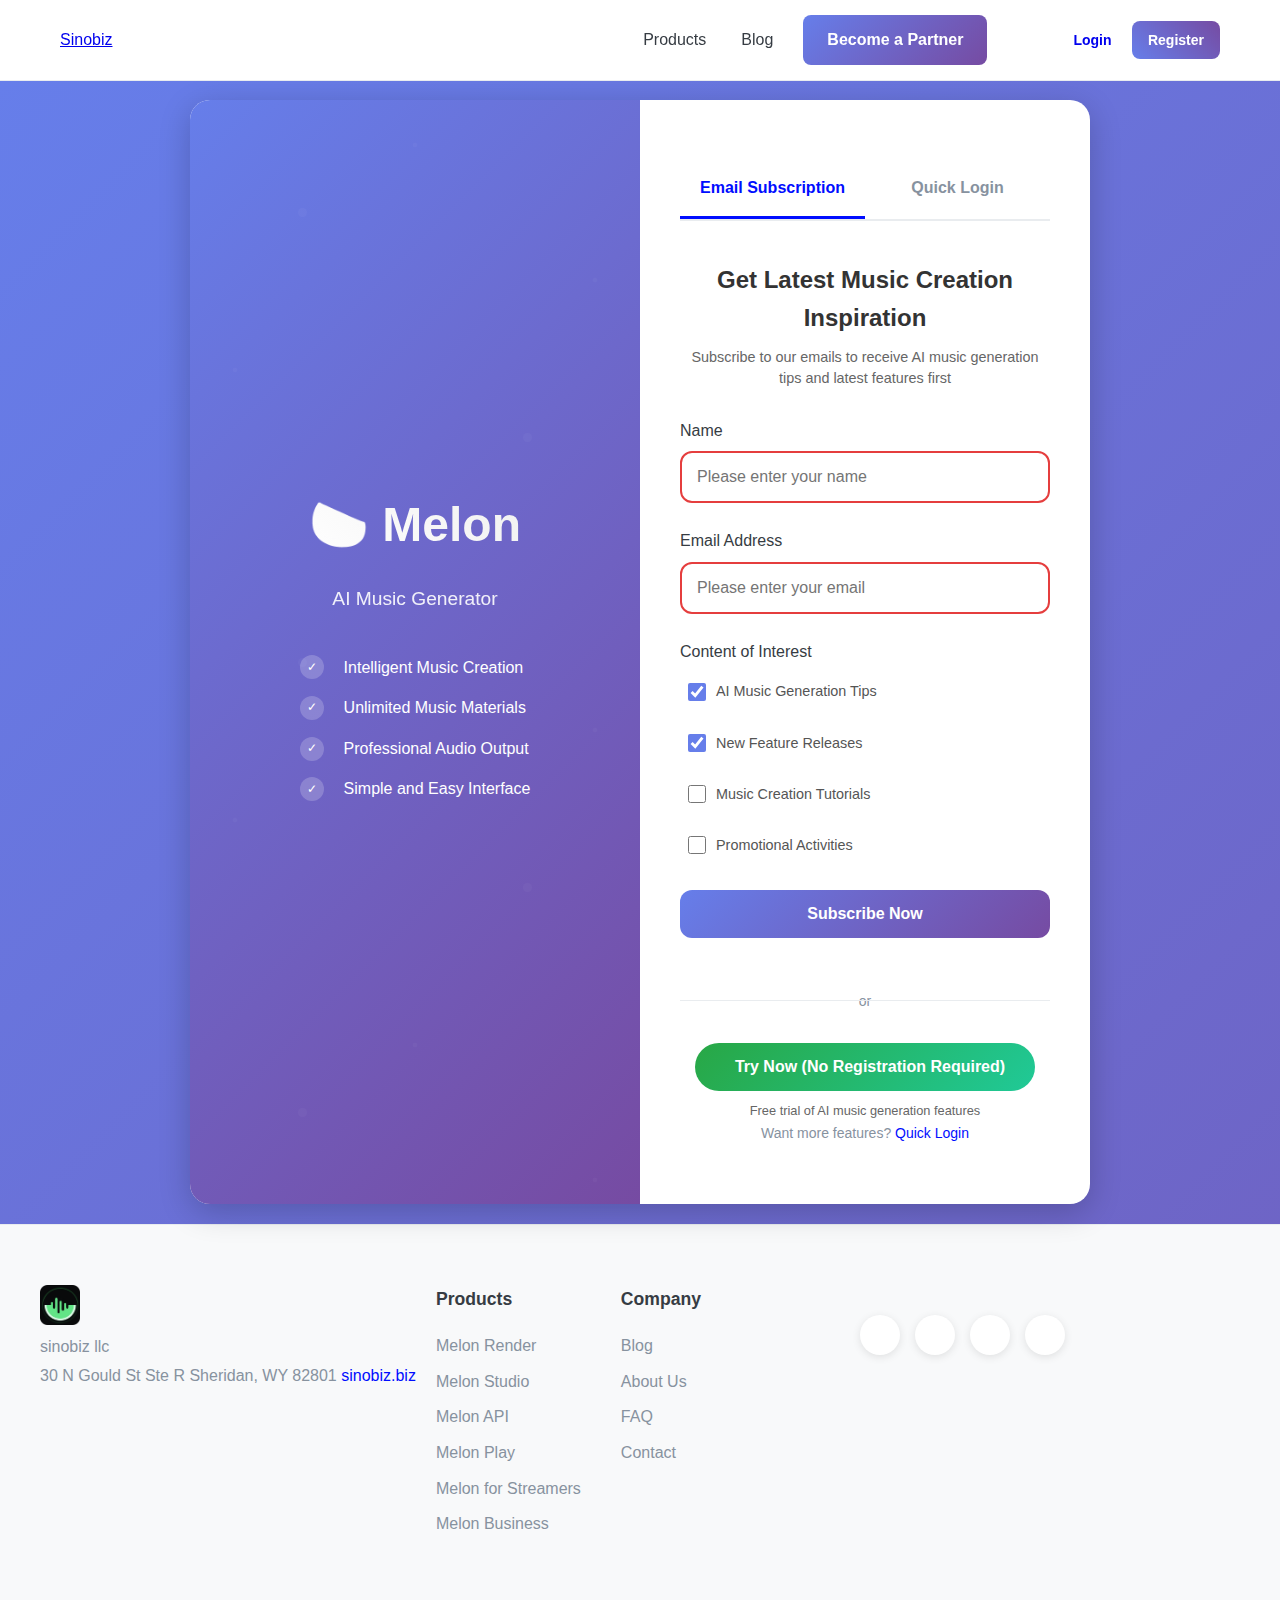
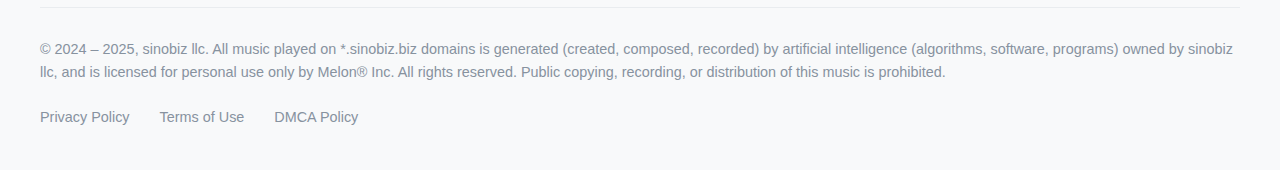
<file: signLogin.html>
<!DOCTYPE html>
<html lang="en">
<head>
    <meta charset="UTF-8">
    <meta name="viewport" content="width=device-width, initial-scale=1.0">
    <title>Melon - Email Subscription & Quick Login</title>
    <link rel="icon" type="image/png" href="images/logo.png">
    <link rel="shortcut icon" type="image/png" href="images/logo.png">
    <link rel="apple-touch-icon" href="images/logo.png">
    <link rel="stylesheet" href="mubert-style.css">
    <link rel="stylesheet" href="styles.css">
    
    <style>
        /* Authentication page specific styles */
        .auth-container {
            min-height: 100vh;
            display: flex;
            align-items: center;
            justify-content: center;
            background: linear-gradient(135deg, #667eea 0%, #764ba2 100%);
            background-size: 200% 200%;
            animation: gradientShift 3s ease infinite;
            padding: 20px;
            margin-top: 80px; /* Space for fixed navigation bar */
        }

        .auth-card {
            background: white;
            border-radius: 20px;
            box-shadow: var(--shadow-heavy);
            overflow: hidden;
            width: 100%;
            max-width: 900px;
            display: flex;
            min-height: 600px;
        }

        .auth-left {
            flex: 1;
            background: linear-gradient(135deg, #667eea 0%, #764ba2 100%);
            padding: 60px 40px;
            display: flex;
            flex-direction: column;
            justify-content: center;
            align-items: center;
            text-align: center;
            color: white;
            position: relative;
            overflow: hidden;
        }

        .auth-left::before {
            content: '';
            position: absolute;
            top: 0;
            left: 0;
            right: 0;
            bottom: 0;
            background: url('data:image/svg+xml,<svg xmlns="http://www.w3.org/2000/svg" viewBox="0 0 100 100"><defs><pattern id="grain" width="100" height="100" patternUnits="userSpaceOnUse"><circle cx="25" cy="25" r="1" fill="white" opacity="0.1"/><circle cx="75" cy="75" r="1" fill="white" opacity="0.1"/><circle cx="50" cy="10" r="0.5" fill="white" opacity="0.1"/><circle cx="10" cy="60" r="0.5" fill="white" opacity="0.1"/><circle cx="90" cy="40" r="0.5" fill="white" opacity="0.1"/></pattern></defs><rect width="100" height="100" fill="url(%23grain)"/></svg>');
            opacity: 0.3;
        }

        .auth-left-content {
            position: relative;
            z-index: 1;
        }

        .auth-logo {
            font-size: 3rem;
            font-weight: 700;
            margin-bottom: 20px;
            background: linear-gradient(45deg, #ffffff, #f0f0f0);
            -webkit-background-clip: text;
            -webkit-text-fill-color: transparent;
            background-clip: text;
        }

        .auth-subtitle {
            font-size: 1.2rem;
            margin-bottom: 30px;
            opacity: 0.9;
        }

        .auth-features {
            list-style: none;
            margin-top: 40px;
        }

        .auth-features li {
            margin-bottom: 15px;
            display: flex;
            align-items: center;
            gap: 10px;
        }

        .auth-features li::before {
            content: '✓';
            background: rgba(255, 255, 255, 0.2);
            border-radius: 50%;
            width: 24px;
            height: 24px;
            display: flex;
            align-items: center;
            justify-content: center;
            font-size: 12px;
            margin-right: 10px;
        }

        /* New styles */
        .form-header {
            text-align: center;
            margin-bottom: 30px;
        }

        .form-header h3 {
            font-size: 1.5rem;
            font-weight: 600;
            color: #333;
            margin-bottom: 10px;
        }

        .form-header p {
            color: #666;
            font-size: 0.9rem;
            line-height: 1.4;
        }

        .checkbox-group {
            display: flex;
            flex-direction: column;
            gap: 12px;
        }

        .checkbox-item {
            display: flex;
            align-items: center;
            gap: 10px;
            cursor: pointer;
            padding: 8px;
            border-radius: 8px;
            transition: background-color 0.2s;
        }

        .checkbox-item:hover {
            background-color: #f8f9fa;
        }

        .checkbox-item input[type="checkbox"] {
            width: 18px;
            height: 18px;
            accent-color: #667eea;
        }

        .checkbox-item span {
            font-size: 0.9rem;
            color: #555;
        }

        .guest-access {
            text-align: center;
            margin-top: 20px;
        }

        .guest-button {
            background: linear-gradient(135deg, #28a745 0%, #20c997 100%);
            color: white;
            border: none;
            padding: 15px 30px;
            border-radius: 25px;
            font-size: 1rem;
            font-weight: 600;
            cursor: pointer;
            transition: all 0.3s ease;
            display: inline-flex;
            align-items: center;
            gap: 10px;
            margin-bottom: 10px;
        }

        .guest-button:hover {
            transform: translateY(-2px);
            box-shadow: 0 8px 25px rgba(40, 167, 69, 0.3);
        }

        .guest-note {
            font-size: 0.8rem;
            color: #666;
            margin: 0;
        }

        .social-button-primary {
            background: linear-gradient(135deg, #667eea 0%, #764ba2 100%);
            color: white;
            border: none;
        }

        .social-button-primary:hover {
            transform: translateY(-2px);
            box-shadow: 0 8px 25px rgba(102, 126, 234, 0.3);
        }

        .email-login {
            margin-top: 20px;
        }

        .form-button-secondary {
            background: linear-gradient(135deg, #6c757d 0%, #495057 100%);
            margin-top: 15px;
        }

        .form-button-secondary:hover {
            transform: translateY(-2px);
            box-shadow: 0 8px 25px rgba(108, 117, 125, 0.3);
        }

        .auth-right {
            flex: 1;
            padding: 60px 40px;
            display: flex;
            flex-direction: column;
            justify-content: center;
        }

        .auth-tabs {
            display: flex;
            margin-bottom: 40px;
            border-bottom: 2px solid var(--border-color);
        }

        .auth-tab {
            flex: 1;
            padding: 15px;
            text-align: center;
            cursor: pointer;
            font-weight: 600;
            color: var(--secondary-text-color);
            transition: all 0.3s ease;
            border-bottom: 3px solid transparent;
        }

        .auth-tab.active {
            color: var(--logo-color);
            border-bottom-color: var(--logo-color);
        }

        .auth-form {
            display: none;
        }

        .auth-form.active {
            display: block;
        }

        .form-group {
            margin-bottom: 25px;
        }

        .form-label {
            display: block;
            margin-bottom: 8px;
            font-weight: 500;
            color: var(--main-text-color);
        }

        .form-input {
            width: 100%;
            padding: 15px;
            border: 2px solid var(--border-color);
            border-radius: 12px;
            font-size: 16px;
            transition: all 0.3s ease;
            background: white;
        }

        .form-input:focus {
            outline: none;
            border-color: var(--logo-color);
            box-shadow: 0 0 0 3px rgba(0, 13, 255, 0.1);
            transform: translateY(-1px);
        }

        .form-button {
            width: 100%;
            padding: 15px;
            background: linear-gradient(135deg, #667eea 0%, #764ba2 100%);
            color: white;
            border: none;
            border-radius: 12px;
            font-size: 16px;
            font-weight: 600;
            cursor: pointer;
            transition: all 0.3s ease;
            margin-bottom: 20px;
        }

        .form-button:hover {
            transform: translateY(-2px);
            box-shadow: 0 10px 30px rgba(102, 126, 234, 0.4);
        }

        .form-divider {
            text-align: center;
            margin: 30px 0;
            position: relative;
        }

        .form-divider::before {
            content: '';
            position: absolute;
            top: 50%;
            left: 0;
            right: 0;
            height: 1px;
            background: var(--border-color);
        }

        .form-divider span {
            background: white;
            padding: 0 20px;
            color: var(--secondary-text-color);
            font-size: 14px;
        }

        .social-buttons {
            display: flex;
            gap: 15px;
            margin-bottom: 30px;
        }

        .social-button {
            flex: 1;
            padding: 12px;
            border: 2px solid var(--border-color);
            border-radius: 12px;
            background: white;
            color: var(--main-text-color);
            font-weight: 500;
            cursor: pointer;
            transition: all 0.3s ease;
            display: flex;
            align-items: center;
            justify-content: center;
            gap: 8px;
        }

        .social-button:hover {
            border-color: var(--logo-color);
            transform: translateY(-1px);
            box-shadow: 0 5px 15px rgba(0,0,0,0.1);
        }

        .form-footer {
            text-align: center;
            color: var(--secondary-text-color);
            font-size: 14px;
        }

        .form-footer a {
            color: var(--logo-color);
            text-decoration: none;
            font-weight: 500;
        }

        .form-footer a:hover {
            text-decoration: underline;
        }

        .forgot-password {
            text-align: right;
            margin-bottom: 20px;
        }

        .forgot-password a {
            color: var(--logo-color);
            text-decoration: none;
            font-size: 14px;
        }

        .forgot-password a:hover {
            text-decoration: underline;
        }

        /* Responsive design */
        @media (max-width: 768px) {
            .auth-container {
                margin-top: 60px;
                padding: 10px;
            }

            .auth-card {
                flex-direction: column;
                max-width: 400px;
            }

            .auth-left {
                padding: 40px 20px;
                min-height: 200px;
            }

            .auth-right {
                padding: 40px 20px;
            }

            .auth-logo {
                font-size: 2rem;
            }

            .social-buttons {
                flex-direction: column;
            }
        }

        @media (max-width: 480px) {
            .auth-container {
                padding: 10px;
            }

            .auth-left,
            .auth-right {
                padding: 30px 20px;
            }
        }

        /* Animation effects */
        .fade-in {
            animation: fadeIn 0.5s ease-in;
        }

        @keyframes fadeIn {
            from { opacity: 0; transform: translateY(20px); }
            to { opacity: 1; transform: translateY(0); }
        }

        .slide-in {
            animation: slideIn 0.5s ease-out;
        }

        @keyframes slideIn {
            from { transform: translateX(-100%); }
            to { transform: translateX(0); }
        }
    </style>
</head>
<body>
     <!-- Navigation -->
     <div id="header-placeholder">
        <!-- Header will be loaded dynamically via JavaScript -->
    </div>

    <main>
        <div class="auth-container">
            <div class="auth-card">
                <!-- Left decoration area -->
                <div class="auth-left">
                    <div class="auth-left-content">
                        <div class="auth-logo">🍉 Melon</div>
                        <div class="auth-subtitle">AI Music Generator</div>
                        <ul class="auth-features">
                            <li>Intelligent Music Creation</li>
                            <li>Unlimited Music Materials</li>
                            <li>Professional Audio Output</li>
                            <li>Simple and Easy Interface</li>
                        </ul>
                    </div>
                </div>
    
                <!-- Right form area -->
                <div class="auth-right">
                    <!-- Tab switching -->
                    <div class="auth-tabs">
                        <div class="auth-tab active" data-tab="subscribe">Email Subscription</div>
                        <div class="auth-tab" data-tab="social">Quick Login</div>
                    </div>
    
                    <!-- Email subscription form -->
                    <form class="auth-form active" id="subscribeForm">
                        <div class="form-header">
                            <h3>Get Latest Music Creation Inspiration</h3>
                            <p>Subscribe to our emails to receive AI music generation tips and latest features first</p>
                        </div>
                        
                        <div class="form-group">
                            <label class="form-label" for="subscribeName">Name</label>
                            <input type="text" id="subscribeName" class="form-input" placeholder="Please enter your name" required>
                        </div>
                        
                        <div class="form-group">
                            <label class="form-label" for="subscribeEmail">Email Address</label>
                            <input type="email" id="subscribeEmail" class="form-input" placeholder="Please enter your email" required>
                        </div>
    
                        <div class="form-group">
                            <label class="form-label">Content of Interest</label>
                            <div class="checkbox-group">
                                <label class="checkbox-item">
                                    <input type="checkbox" value="ai-music" checked>
                                    <span>AI Music Generation Tips</span>
                                </label>
                                <label class="checkbox-item">
                                    <input type="checkbox" value="new-features" checked>
                                    <span>New Feature Releases</span>
                                </label>
                                <label class="checkbox-item">
                                    <input type="checkbox" value="music-tips">
                                    <span>Music Creation Tutorials</span>
                                </label>
                                <label class="checkbox-item">
                                    <input type="checkbox" value="promotions">
                                    <span>Promotional Activities</span>
                                </label>
                            </div>
                        </div>
    
                        <button type="submit" class="form-button">Subscribe Now</button>
    
                        <div class="form-divider">
                            <span>or</span>
                        </div>
    
                        <div class="guest-access">
                            <button type="button" class="guest-button" id="guestAccessBtn">
                                <i class="fas fa-play"></i>
                                Try Now (No Registration Required)
                            </button>
                            <p class="guest-note">Free trial of AI music generation features</p>
                        </div>
    
                        <div class="form-footer">
                            Want more features? <a href="#" id="switchToSocial">Quick Login</a>
                        </div>
                    </form>
    
                    <!-- Social media login form -->
                    <form class="auth-form" id="socialForm">
                        <div class="form-header">
                            <h3>Quick Login</h3>
                            <p>Use social media accounts to login with one click and get full features</p>
                        </div>
    
                        <div class="social-buttons">
                            <button type="button" class="social-button social-button-primary" data-provider="google">
                                <svg width="20" height="20" viewBox="0 0 24 24" fill="currentColor">
                                    <path d="M22.56 12.25c0-.78-.07-1.53-.2-2.25H12v4.26h5.92c-.26 1.37-1.04 2.53-2.21 3.31v2.77h3.57c2.08-1.92 3.28-4.74 3.28-8.09z"/>
                                    <path d="M12 23c2.97 0 5.46-.98 7.28-2.66l-3.57-2.77c-.98.66-2.23 1.06-3.71 1.06-2.86 0-5.29-1.93-6.16-4.53H2.18v2.84C3.99 20.53 7.7 23 12 23z"/>
                                    <path d="M5.84 14.09c-.22-.66-.35-1.36-.35-2.09s.13-1.43.35-2.09V7.07H2.18C1.43 8.55 1 10.22 1 12s.43 3.45 1.18 4.93l2.85-2.22.81-.62z"/>
                                    <path d="M12 5.38c1.62 0 3.06.56 4.21 1.64l3.15-3.15C17.45 2.09 14.97 1 12 1 7.7 1 3.99 3.47 2.18 7.07l3.66 2.84c.87-2.6 3.3-4.53 6.16-4.53z"/>
                                </svg>
                                Login with Google Account
                            </button>
                            <button type="button" class="social-button" data-provider="github">
                                <svg width="20" height="20" viewBox="0 0 24 24" fill="currentColor">
                                    <path d="M12 0c-6.626 0-12 5.373-12 12 0 5.302 3.438 9.8 8.207 11.387.599.111.793-.261.793-.577v-2.234c-3.338.726-4.033-1.416-4.033-1.416-.546-1.387-1.333-1.756-1.333-1.756-1.089-.745.083-.729.083-.729 1.205.084 1.839 1.237 1.839 1.237 1.07 1.834 2.807 1.304 3.492.997.107-.775.418-1.305.762-1.604-2.665-.305-5.467-1.334-5.467-5.931 0-1.311.469-2.381 1.236-3.221-.124-.303-.535-1.524.117-3.176 0 0 1.008-.322 3.301 1.23.957-.266 1.983-.399 3.003-.404 1.02.005 2.047.138 3.006.404 2.291-1.552 3.297-1.23 3.297-1.23.653 1.653.242 2.874.118 3.176.77.84 1.235 1.911 1.235 3.221 0 4.609-2.807 5.624-5.479 5.921.43.372.823 1.102.823 2.222v3.293c0 .319.192.694.801.576 4.765-1.589 8.199-6.086 8.199-11.386 0-6.627-5.373-12-12-12z"/>
                                </svg>
                                Login with GitHub Account
                            </button>
                            <button type="button" class="social-button" data-provider="wechat">
                                <i class="fab fa-weixin"></i>
                                Login with WeChat
                            </button>
                            <button type="button" class="social-button" data-provider="qq">
                                <i class="fab fa-qq"></i>
                                Login with QQ
                            </button>
                        </div>
    
                        <div class="form-divider">
                            <span>or</span>
                        </div>
    
                        <div class="email-login">
                            <div class="form-group">
                                <label class="form-label" for="emailLogin">Email Address</label>
                                <input type="email" id="emailLogin" class="form-input" placeholder="Please enter your email">
                            </div>
                            <button type="button" class="form-button form-button-secondary" id="emailLoginBtn">
                                Email Login
                            </button>
                        </div>
    
                        <div class="form-footer">
                            Just want to subscribe to emails? <a href="#" id="switchToSubscribe">Email Subscription</a>
                        </div>
                    </form>
                </div>
            </div>
        </div>
    </main>

     <!-- Footer -->
     <div id="footer-placeholder">
        <!-- Footer will be loaded dynamically via JavaScript -->
    </div>
    
    <!-- JavaScript -->
    <script src="js/common.js"></script>
    <script src="js/subscription-api.js"></script>
    <script>
        // Switch between email subscription/quick login tabs
        function switchTab(tab) {
            const tabs = document.querySelectorAll('.auth-tab');
            const forms = document.querySelectorAll('.auth-form');
            
            tabs.forEach(t => t.classList.remove('active'));
            forms.forEach(f => f.classList.remove('active'));
            
            if (tab === 'subscribe') {
                tabs[0].classList.add('active');
                forms[0].classList.add('active');
            } else {
                tabs[1].classList.add('active');
                forms[1].classList.add('active');
            }
        }

        function handleUrlParams() {
            const urlParams = new URLSearchParams(window.location.search);
            const tab = urlParams.get('tab');
            console.log(tab,'tab')
            
            if (tab === 'social') {
                // Delay execution slightly to ensure DOM is loaded
                setTimeout(() => {
                    switchTab('social');
                }, 100);
            } else {
                setTimeout(() => {
                    switchTab('subscribe')
                }, 100); 
            }
        }
        document.addEventListener('DOMContentLoaded', function() {
            handleUrlParams();
            
            // Ensure all elements exist before binding events
            if (document.getElementById('emailLoginBtn')) {
                // Email login handling
                document.getElementById('emailLoginBtn').addEventListener('click', function() {
                    const email = document.getElementById('emailLogin').value;
                    if (!email) {
                        alert('Please enter your email address');
                        return;
                    }
                    
                    alert('Email login feature is under development, please use social media login');
                });
            }

            if (document.getElementById('guestAccessBtn')) {
                // Guest access handling
                document.getElementById('guestAccessBtn').addEventListener('click', function() {
                    // Set guest mode identifier
                    localStorage.setItem('guest_mode', 'true');
                    localStorage.setItem('guest_access_time', new Date().toISOString());
                    
                    alert('Welcome to Melon AI Music Generator!\n\nNote: Guest mode has limited features, we recommend registering for full functionality.');
                    window.location.href = 'music.html'; // Redirect to music generation page
                });
            }

            // Social login handling
            document.querySelectorAll('.social-button[data-provider]').forEach(button => {
                button.addEventListener('click', function() {
                    const provider = this.getAttribute('data-provider');
                    console.log(`Using ${provider} login`);
                    
                    // Simulate social login process
                    const loadingText = {
                        'google': 'Logging in with Google account...',
                        'github': 'Logging in with GitHub account...',
                        'wechat': 'Logging in with WeChat...',
                        'qq': 'Logging in with QQ...'
                    };
                    
                    alert(loadingText[provider] || 'Logging in...');
                    
                    // Simulate successful login
                    setTimeout(() => {
                        // Store login status
                        localStorage.setItem('user_logged_in', 'true');
                        localStorage.setItem('login_provider', provider);
                        localStorage.setItem('login_time', new Date().toISOString());
                        
                        alert('Login successful! Welcome to Melon AI Music Generator');
                        window.location.href = 'music.html'; // Redirect to music generation page
                    }, 2000);
                });
            });

            // Tab switching event listeners
            document.querySelectorAll('.auth-tab').forEach(tab => {
                tab.addEventListener('click', function() {
                    const tabName = this.getAttribute('data-tab');
                    switchTab(tabName);
                });
            });

            // Link switching event listeners
            if (document.getElementById('switchToSocial')) {
                document.getElementById('switchToSocial').addEventListener('click', function(e) {
                    e.preventDefault();
                    switchTab('social');
                });
            }

            if (document.getElementById('switchToSubscribe')) {
                document.getElementById('switchToSubscribe').addEventListener('click', function(e) {
                    e.preventDefault();
                    switchTab('subscribe');
                });
            }

            // Email subscription handling
            if (document.getElementById('subscribeForm')) {
                document.getElementById('subscribeForm').addEventListener('submit', async function(e) {
                    e.preventDefault();
                    
                    const name = document.getElementById('subscribeName').value;
                    const email = document.getElementById('subscribeEmail').value;
                    
                    // Get selected interests
                    const interests = [];
                    document.querySelectorAll('.checkbox-group input:checked').forEach(checkbox => {
                        interests.push(checkbox.value);
                    });
                    
                    if (!name || !email) {
                        alert('Please fill in your name and email address');
                        return;
                    }
                    
                    if (interests.length === 0) {
                        alert('Please select at least one content of interest');
                        return;
                    }
                    
                    try {
                        // Call subscription API
                        const response = await window.SubscriptionAPI.handleSubscription({
                            name: name,
                            email: email,
                            interests: interests
                        });
                        
                        if (response.code === 200) {
                            alert('Subscription successful!\n\nThank you for subscribing, we will regularly send you the latest AI music generation news and tips.');
                            
                            // Clear form
                            document.getElementById('subscribeForm').reset();
                            
                            // Store subscription info to localStorage
                            localStorage.setItem('email_subscription', JSON.stringify({
                                name: name,
                                email: email,
                                interests: interests,
                                subscribe_time: response.data.subscribed_at
                            }));
                            
                        } else if (response.code === 409) {
                            alert('This email is already subscribed, thank you for your attention!');
                        } else {
                            alert(`Subscription failed: ${response.message}`);
                        }
                        
                    } catch (error) {
                        console.error('Subscription processing failed:', error);
                        alert('Subscription failed, please try again later');
                    }
                });
            }
        });
    </script>
</body>
</html>
</file>
<file: mubert-style.css>
/* Mubert风格主页样式 */

:root {
    --logo-color: #000DFF;
    --main-text-color: #363C43;
    --secondary-text-color: #87929F;
    --background-color: #ffffff;
    --card-background: #f8f9fa;
    --gradient-primary: linear-gradient(135deg, #667eea 0%, #764ba2 100%);
    --gradient-secondary: linear-gradient(45deg, #667eea, #764ba2);
    --border-color: #e9ecef;
    --shadow-light: 0 2px 8px rgba(0,0,0,0.1);
    --shadow-medium: 0 4px 16px rgba(0,0,0,0.15);
    --shadow-heavy: 0 8px 32px rgba(0,0,0,0.2);
}

* {
    margin: 0;
    padding: 0;
    box-sizing: border-box;
}

body {
    font-family: -apple-system, BlinkMacSystemFont, 'Segoe UI', Roboto, Oxygen, Ubuntu, Cantarell, sans-serif;
    line-height: 1.6;
    color: var(--main-text-color);
    background-color: var(--background-color);
}

/* 导航栏样式 */
.app-header {
    position: fixed;
    top: 0;
    left: 0;
    right: 0;
    z-index: 1000;
    background: rgba(255, 255, 255, 0.95);
    backdrop-filter: blur(10px);
    border-bottom: 1px solid var(--border-color);
}

.app-header__header {
    max-width: 1200px;
    margin: 0 auto;
    padding: 0 20px;
    display: flex;
    justify-content: space-between;
    align-items: center;
    height: 80px;
}

.logo svg {
    height: 40px;
    width: auto;
}

.app-header__nav-container {
    display: flex;
    align-items: center;
    gap: 30px;
}

.app-nav ul {
    display: flex;
    list-style: none;
    gap: 30px;
    align-items: center;
}

.app-nav-link-item a {
    text-decoration: none;
    color: var(--main-text-color);
    font-weight: 500;
    transition: color 0.3s ease;
}

.app-nav-link-item a:hover {
    color: var(--logo-color);
}

/* 按钮样式 */
.new-button {
    padding: 12px 24px;
    border: none;
    border-radius: 8px;
    font-weight: 600;
    cursor: pointer;
    transition: all 0.3s ease;
    text-decoration: none;
    display: inline-flex;
    align-items: center;
    justify-content: center;
}

.new-button_size_s {
    padding: 8px 16px;
    font-size: 14px;
}

.new-button_size_m {
    padding: 12px 24px;
    font-size: 16px;
}

.new-button_accent {
    background: var(--gradient-primary);
    color: white;
}

.new-button_newgradient {
    background: var(--gradient-secondary);
    color: white;
}

.new-button:hover {
    transform: translateY(-2px);
    box-shadow: var(--shadow-medium);
}

/* 主要内容区域 */
.index-main {
    margin-top: 80px;
}

.main-header-layout {
    text-align: center;
    padding: 80px 20px;
    max-width: 800px;
    margin: 0 auto;
}

.main-title {
    font-size: 3.5rem;
    font-weight: 700;
    margin-bottom: 20px;
    line-height: 1.2;
}

.rainbow-text {
    background: var(--gradient-secondary);
    -webkit-background-clip: text;
    -webkit-text-fill-color: transparent;
    background-clip: text;
}

.small-subtitle {
    font-size: 1.25rem;
    color: var(--secondary-text-color);
    margin-bottom: 30px;
}

.small-subtitle__blue {
    color: var(--logo-color);
}

/* 应用按钮 */
.app-button {
    padding: 16px 32px;
    border: none;
    border-radius: 12px;
    font-weight: 600;
    font-size: 18px;
    cursor: pointer;
    transition: all 0.3s ease;
    text-decoration: none;
    display: inline-flex;
    align-items: center;
    gap: 10px;
}

.generate-track-button {
    background: var(--gradient-primary);
    color: white;
    box-shadow: var(--shadow-medium);
}

.generate-track-button:hover {
    transform: translateY(-3px);
    box-shadow: var(--shadow-heavy);
}

.submit-button {
    background: var(--gradient-secondary);
    color: white;
}

.submit-button:hover {
    transform: translateY(-2px);
    box-shadow: var(--shadow-medium);
}

/* 产品展示卡片 */
.main-projects-layout {
    padding: 60px 20px;
    max-width: 1200px;
    margin: 0 auto;
}

.main-projects-layout__wrapper {
    display: grid;
    grid-template-columns: repeat(auto-fit, minmax(280px, 1fr));
    gap: 30px;
    margin-top: 40px;
}

.card {
    background: var(--card-background);
    border-radius: 16px;
    padding: 40px 30px;
    text-align: center;
    transition: all 0.3s ease;
    border: 1px solid var(--border-color);
}

.card:hover {
    transform: translateY(-5px);
    box-shadow: var(--shadow-heavy);
}

.card h2 {
    font-size: 2rem;
    margin-bottom: 15px;
}

.project-subtitle {
    font-size: 1.1rem;
    color: var(--logo-color);
    font-weight: 600;
    margin-bottom: 15px;
}

.card .small-subtitle {
    font-size: 1rem;
    margin-bottom: 30px;
    line-height: 1.6;
}

.submit-button-container {
    margin-top: 20px;
}

/* 合作伙伴Logo */
.logo-little {
    padding: 40px 20px;
    text-align: center;
    max-width: 1200px;
    margin: 0 auto;
}

.logos-main {
    display: flex;
    justify-content: center;
    align-items: center;
    gap: 40px;
    flex-wrap: wrap;
}

.logos-main img {
    height: 40px;
    width: auto;
    opacity: 0.6;
    transition: opacity 0.3s ease;
}

.logos-main img:hover {
    opacity: 1;
}

/* 内容区块 */
.main-music-made {
    padding: 80px 20px;
    text-align: center;
    max-width: 800px;
    margin: 0 auto;
}

.need-more-wrapper {
    padding: 80px 20px;
    max-width: 1200px;
    margin: 0 auto;
}

.create-with-melon {
    display: grid;
    grid-template-columns: 1fr 1fr;
    gap: 60px;
    align-items: center;
}

.create-with-melon__image {
    min-height: 300px;
    background: var(--gradient-primary);
    border-radius: 16px;
    display: flex;
    align-items: center;
    justify-content: center;
    color: white;
    font-size: 1.5rem;
    font-weight: 600;
}

.create-with-melon__content h2 {
    font-size: 2.5rem;
    margin-bottom: 20px;
}

.main-body-text {
    font-size: 1.1rem;
    line-height: 1.7;
    color: var(--secondary-text-color);
    margin-bottom: 30px;
}

/* 音频播放器 */
.waveform-wrapper {
    background: var(--card-background);
    border-radius: 16px;
    padding: 30px;
    margin: 40px 0;
    border: 1px solid var(--border-color);
}

.logo-need-more {
    display: flex;
    align-items: center;
    gap: 15px;
    margin-bottom: 20px;
}

.avatar {
    border-radius: 50%;
    overflow: hidden;
}

.avatar img {
    width: 100%;
    height: 100%;
    object-fit: cover;
}

.waveform-wrapper-row {
    margin: 20px 0;
}

.player-time {
    font-size: 0.9rem;
    color: var(--secondary-text-color);
}

.waveform-player-block {
    height: 60px;
    background: #f0f0f0;
    border-radius: 8px;
    position: relative;
    overflow: hidden;
}

.waveform-placeholder {
    width: 100%;
    height: 100%;
    background: linear-gradient(90deg, #ddd 25%, #eee 25%);
    background-size: 20px 100%;
}

.player-main-controls {
    display: flex;
    align-items: center;
    justify-content: center;
    gap: 20px;
}

.player-btn {
    background: var(--gradient-primary);
    border-radius: 50%;
    display: flex;
    align-items: center;
    justify-content: center;
    cursor: pointer;
    transition: all 0.3s ease;
}

.player-btn:hover {
    transform: scale(1.1);
}

.player-control {
    color: white;
    font-size: 1.5rem;
}

.waveform-control-btn {
    font-size: 1.2rem;
    color: var(--secondary-text-color);
    cursor: pointer;
    transition: color 0.3s ease;
}

.waveform-control-btn:hover {
    color: var(--logo-color);
}

/* 应用商店按钮 */
.ios-market-btn {
    display: flex;
    gap: 20px;
    margin-top: 30px;
}

.ios-market-btn .lazy-image {
    background: #333;
    border-radius: 8px;
    display: flex;
    align-items: center;
    justify-content: center;
    color: white;
    font-weight: 600;
}

/* 页脚 */
.footer {
    background: #f8f9fa;
    border-top: 1px solid var(--border-color);
    padding: 60px 20px 40px;
}

.footer__wrapper {
    max-width: 1200px;
    margin: 0 auto;
}

.footer__block {
    display: grid;
    grid-template-columns: 2fr 1fr;
    gap: 60px;
    margin-bottom: 40px;
}

.logo-block__logo-wrapper svg {
    height: 30px;
    margin-bottom: 20px;
}

.logo-block__adress {
    color: var(--secondary-text-color);
    line-height: 1.8;
}

.logo-block__adress a {
    color: var(--logo-color);
    text-decoration: none;
}

.logo-block__columns {
    display: grid;
    grid-template-columns: 1fr 1fr;
    gap: 40px;
}

.logo-block__column_heading {
    font-weight: 600;
    font-size: 1.1rem;
    margin-bottom: 20px;
    display: block;
}

.logo-block__column_list {
    list-style: none;
}

.logo-block__column_list li {
    margin-bottom: 10px;
}

.logo-block__column_list a {
    color: var(--secondary-text-color);
    text-decoration: none;
    transition: color 0.3s ease;
}

.logo-block__column_list a:hover {
    color: var(--logo-color);
}

.footer-settings {
    display: flex;
    flex-direction: column;
    gap: 30px;
}

.social-icons {
    display: flex;
    gap: 15px;
}

.social-icon {
    width: 40px;
    height: 40px;
    background: white;
    border-radius: 50%;
    display: flex;
    align-items: center;
    justify-content: center;
    color: var(--secondary-text-color);
    text-decoration: none;
    transition: all 0.3s ease;
    box-shadow: var(--shadow-light);
    text-align: center;
    line-height: 40px!important;
}

.social-icon:hover {
    color: var(--logo-color);
    transform: translateY(-2px);
    box-shadow: var(--shadow-medium);
}

.footer__policy {
    border-top: 1px solid var(--border-color);
    padding-top: 30px;
}

.footer-policy__descript {
    color: var(--secondary-text-color);
    font-size: 0.9rem;
    line-height: 1.6;
    margin-bottom: 20px;
}

.footer-policy__hr {
    display: flex;
    gap: 30px;
    list-style: none;
}

.footer-policy__hr a {
    color: var(--secondary-text-color);
    text-decoration: none;
    font-size: 0.9rem;
    transition: color 0.3s ease;
}

.footer-policy__hr a:hover {
    color: var(--logo-color);
}

/* 响应式设计 */
@media (max-width: 768px) {
    .main-title {
        font-size: 2.5rem;
    }
    
    .create-with-melon {
        grid-template-columns: 1fr;
        gap: 40px;
    }
    
    .main-projects-layout__wrapper {
        grid-template-columns: 1fr;
    }
    
    .footer__block {
        grid-template-columns: 1fr;
        gap: 40px;
    }
    
    .logo-block__columns {
        grid-template-columns: 1fr;
        gap: 30px;
    }
    
    .footer-policy__hr {
        flex-direction: column;
        gap: 15px;
    }
    
    .app-header__nav-container {
        gap: 15px;
    }
    
    .app-nav ul {
        gap: 15px;
    }
    
    .desktop-only {
        display: none;
    }
}

@media (min-width: 769px) {
    .tablet-only {
        display: none;
    }
}

/* 动画效果 */
@keyframes fadeInUp {
    from {
        opacity: 0;
        transform: translateY(30px);
    }
    to {
        opacity: 1;
        transform: translateY(0);
    }
}

.fade-in-up {
    animation: fadeInUp 0.6s ease-out;
}

/* 滚动指示器 */
.scroll-indicator {
    position: absolute;
    bottom: 20px;
    left: 50%;
    transform: translateX(-50%);
    animation: bounce 2s infinite;
}

@keyframes bounce {
    0%, 20%, 50%, 80%, 100% {
        transform: translateY(0);
    }
    40% {
        transform: translateY(-10px);
    }
    60% {
        transform: translateY(-5px);
    }
}

/* 工具类 */
.text-center {
    text-align: center;
}

.desktop-only {
    display: block;
}

.tablet-only {
    display: none;
}

.inline {
    display: inline-block;
}

.app-row {
    display: flex;
    gap: 20px;
}

.app-row-middle {
    align-items: center;
}

.app-row-reverse {
    flex-direction: row-reverse;
}

.app-col {
    flex: 1;
}

.app-col-2 {
    flex: 0 0 8.333333%;
}

.app-col-20 {
    flex: 0 0 83.333333%;
}

.app-col-24 {
    flex: 0 0 100%;
}

@media (min-width: 768px) {
    .app-col-md-24 {
        flex: 0 0 100%;
    }
}

@media (min-width: 1200px) {
    .app-col-xl-12 {
        flex: 0 0 50%;
    }
}

/* 懒加载图片占位符 */
.lazy-image-container {
    background: var(--gradient-primary);
    border-radius: 12px;
    display: flex;
    align-items: center;
    justify-content: center;
    color: white;
    font-weight: 600;
    min-height: 200px;
}

.lazy-image {
    background: #f0f0f0;
    border-radius: 8px;
    display: flex;
    align-items: center;
    justify-content: center;
    color: var(--secondary-text-color);
    font-size: 0.9rem;
}

.logo-block {
    display: flex;
    gap: 20px;
    margin-bottom: 20px;
}

.logo-block .lazy-image {
    width: 80px;
    height: 40px;
    font-size: 0.8rem;
} 

/* 消息通知样式 */
.notification-container {
    position: relative;
    margin-right: 10px;
}

.notification-trigger {
    position: relative;
}

.audiocontext{
    display: flex;
}

.notification-badge {
    position: absolute;
    top: -5px;
    right: -5px;
    background: #ff4757;
    color: white;
    border-radius: 50%;
    width: 18px;
    height: 18px;
    font-size: 10px;
    display: flex;
    align-items: center;
    justify-content: center;
    font-weight: bold;
    animation: pulse 2s infinite;
}

@keyframes pulse {
    0% {
        transform: scale(1);
    }
    50% {
        transform: scale(1.1);
    }
    100% {
        transform: scale(1);
    }
}

.notification-dropdown {
    position: absolute;
    top: 100%;
    right: 0;
    width: 380px;
    background: white;
    border-radius: 12px;
    box-shadow: 0 10px 40px rgba(0, 0, 0, 0.15);
    border: 1px solid #e9ecef;
    opacity: 0;
    visibility: hidden;
    transform: translateY(-10px);
    transition: all 0.3s ease;
    z-index: 1000;
    margin-top: 10px;
}

.notification-container:hover .notification-dropdown {
    opacity: 1;
    visibility: visible;
    transform: translateY(0);
}

.notification-header {
    display: flex;
    justify-content: space-between;
    align-items: center;
    padding: 20px 20px 15px;
    border-bottom: 1px solid #f1f3f4;
}

.notification-header h3 {
    margin: 0;
    font-size: 16px;
    font-weight: 600;
    color: #333;
}

.mark-all-read {
    background: none;
    border: none;
    color: #0076ff;
    font-size: 12px;
    cursor: pointer;
    padding: 5px 10px;
    border-radius: 4px;
    transition: background-color 0.2s;
}

.mark-all-read:hover {
    background-color: #f8f9fa;
}

.notification-list {
    max-height: 400px;
    overflow-y: auto;
}

.notification-item {
    display: flex;
    align-items: flex-start;
    padding: 15px 20px;
    border-bottom: 1px solid #f8f9fa;
    transition: background-color 0.2s;
    cursor: pointer;
}

.notification-item:hover {
    background-color: #f8f9fa;
}

.notification-item.unread {
    background-color: #f0f8ff;
}

.notification-item.unread:hover {
    background-color: #e6f3ff;
}

.notification-icon {
    width: 40px;
    height: 40px;
    border-radius: 50%;
    background: linear-gradient(135deg, #667eea 0%, #764ba2 100%);
    display: flex;
    align-items: center;
    justify-content: center;
    margin-right: 12px;
    flex-shrink: 0;
}

.notification-icon i {
    color: white;
    font-size: 16px;
}

.notification-content {
    flex: 1;
    min-width: 0;
}

.notification-title {
    font-size: 14px;
    font-weight: 600;
    color: #333;
    margin-bottom: 4px;
    line-height: 1.3;
}

.notification-message {
    font-size: 13px;
    color: #666;
    line-height: 1.4;
    margin-bottom: 6px;
    display: -webkit-box;
    -webkit-line-clamp: 2;
    -webkit-box-orient: vertical;
    overflow: hidden;
}

.notification-time {
    font-size: 11px;
    color: #999;
}

.notification-action {
    width: 24px;
    height: 24px;
    border-radius: 50%;
    display: flex;
    align-items: center;
    justify-content: center;
    color: #999;
    cursor: pointer;
    transition: all 0.2s;
    flex-shrink: 0;
}

.notification-action:hover {
    background-color: #f1f3f4;
    color: #666;
}

.notification-footer {
    padding: 15px 20px;
    text-align: center;
    border-top: 1px solid #f1f3f4;
}

.view-all-notifications {
    color: #0076ff;
    text-decoration: none;
    font-size: 14px;
    font-weight: 500;
    transition: color 0.2s;
}

.view-all-notifications:hover {
    color: #0056cc;
    text-decoration: underline;
}

/* 滚动条样式 */
.notification-list::-webkit-scrollbar {
    width: 4px;
}

.notification-list::-webkit-scrollbar-track {
    background: #f1f1f1;
    border-radius: 2px;
}

.notification-list::-webkit-scrollbar-thumb {
    background: #c1c1c1;
    border-radius: 2px;
}

.notification-list::-webkit-scrollbar-thumb:hover {
    background: #a8a8a8;
}

.desktop-nav__icons-block{
    display: flex;
    align-items: center;
}

/* 响应式设计 */
@media (max-width: 768px) {
    .notification-dropdown {
        width: 320px;
        right: -50px;
    }
}

@media (max-width: 480px) {
    .notification-dropdown {
        width: 280px;
        right: -80px;
    }
    
    .notification-item {
        padding: 12px 15px;
    }
    
    .notification-header {
        padding: 15px 15px 10px;
    }
    
    .notification-footer {
        padding: 12px 15px;
    }
}
/* 产品下拉列表样式 */
.product-dropdown {
    position: relative;
}

.product-dropdown-menu {
    position: absolute;
    top: 100%;
    left: 0;
    min-width: 220px;
    background: white;
    border-radius: 8px;
    box-shadow: 0 4px 20px rgba(0, 0, 0, 0.1);
    border: 1px solid #e9ecef;
    opacity: 0;
    visibility: hidden;
    transform: translateY(-5px);
    transition: all 0.3s ease;
    z-index: 1000;
    margin-top: 5px;
    overflow: hidden;
}

.product-dropdown:hover .product-dropdown-menu {
    opacity: 1;
    visibility: visible;
    transform: translateY(0);
}

.product-list {
    list-style: none;
    padding: 20px;
    margin: 0;
    flex-direction: column;
}

.product-list li {
    border-bottom: 1px solid #f1f3f4;
}

.product-list li:last-child {
    border-bottom: none;
}

.product-link {
    display: block;
    padding: 12px 16px;
    color: #333;
    text-decoration: none;
    font-size: 14px;
    font-weight: 400;
    font-family: -apple-system, BlinkMacSystemFont, 'Segoe UI', Roboto, sans-serif;
    transition: background-color 0.2s ease;
    line-height: 1.4;
}

.product-link:hover {
    background: #f8f9fa;
    color: #333;
}

/* 移除之前的复杂样式 */
.product-dropdown::after {
    display: none;
}

.app-dropdown-link i {
    transition: transform 0.3s ease;
}

.product-dropdown:hover .app-dropdown-link i {
    transform: rotate(180deg);
}

/* 响应式设计 */
@media (max-width: 768px) {
    .product-dropdown-menu {
        left: -50px;
        min-width: 200px;
    }
}

@media (max-width: 480px) {
    .product-dropdown-menu {
        left: -80px;
        min-width: 180px;
    }
    
    .product-link {
        padding: 10px 14px;
        font-size: 13px;
    }
}

/* 语言选择器样式 */
.language-selector {
    position: relative;
    cursor: pointer;
}

.language-selector .app-select-selector {
    display: flex;
    align-items: center;
    justify-content: space-between;
    padding: 8px 12px;
    border: 1px solid #e9ecef;
    border-radius: 6px;
    background: white;
    transition: all 0.3s ease;
    min-width: 100px;
}

.language-selector .app-select-selector:hover {
    border-color: #667eea;
    box-shadow: 0 2px 8px rgba(102, 126, 234, 0.1);
}

.language-arrow {
    font-size: 12px;
    color: #666;
    transition: transform 0.3s ease;
}

.language-selector.active .language-arrow {
    transform: rotate(180deg);
}

/* 语言下拉菜单 */
.language-dropdown {
    position: absolute;
    top: 100%;
    left: 0;
    right: 0;
    background: white;
    border: 1px solid #e9ecef;
    border-radius: 6px;
    box-shadow: 0 4px 20px rgba(0, 0, 0, 0.1);
    opacity: 0;
    visibility: hidden;
    transform: translateY(-5px);
    transition: all 0.3s ease;
    z-index: 1000;
    margin-top: 5px;
    overflow: hidden;
}

.language-dropdown.show {
    opacity: 1;
    visibility: visible;
    transform: translateY(0);
}

.language-option {
    display: flex;
    align-items: center;
    gap: 10px;
    padding: 10px 12px;
    cursor: pointer;
    transition: background-color 0.2s ease;
    border-bottom: 1px solid #f1f3f4;
}

.language-option:last-child {
    border-bottom: none;
}

.language-option:hover {
    background: #f8f9fa;
}

.language-flag {
    font-size: 16px;
    width: 20px;
    text-align: center;
}

.language-name {
    flex: 1;
    font-size: 14px;
    color: #333;
    font-weight: 500;
}

.language-check {
    font-size: 12px;
    color: #667eea;
    opacity: 0;
    transition: opacity 0.2s ease;
}

.language-option.active .language-check {
    opacity: 1;
}

/* 响应式设计 */
@media (max-width: 768px) {
    .language-selector .app-select-selector {
        min-width: 80px;
        padding: 6px 10px;
    }
    
    .language-option {
        padding: 8px 10px;
    }
    
    .language-name {
        font-size: 13px;
    }
}
</file>
<file: styles.css>
/* Melon - AI音乐生成器样式 */

/* 基础样式 */
* {
    margin: 0;
    padding: 0;
    box-sizing: border-box;
}

html {
    scroll-behavior: smooth;
}

body {
    font-family: -apple-system, BlinkMacSystemFont, 'Segoe UI', Roboto, sans-serif;
    line-height: 1.6;
    overflow-x: hidden;
}

/* 彩虹文字效果 */
.rainbow-text {
    background: linear-gradient(45deg, #ff6b6b, #4ecdc4, #45b7d1, #96ceb4, #feca57, #ff9ff3, #54a0ff);
    background-size: 400% 400%;
    -webkit-background-clip: text;
    -webkit-text-fill-color: transparent;
    background-clip: text;
    animation: rainbowShift 3s ease infinite;
}

@keyframes rainbowShift {
    0% { background-position: 0% 50%; }
    50% { background-position: 100% 50%; }
    100% { background-position: 0% 50%; }
}

/* 渐变背景动画 */
@keyframes gradientShift {
    0% { background-position: 0% 50%; }
    50% { background-position: 100% 50%; }
    100% { background-position: 0% 50%; }
}

.gradient-bg {
    background: linear-gradient(135deg, #667eea 0%, #764ba2 100%);
    background-size: 200% 200%;
    animation: gradientShift 3s ease infinite;
    transition: all 0.3s ease;
}

.gradient-bg:hover {
    transform: translateY(-2px);
    box-shadow: 0 10px 30px rgba(102, 126, 234, 0.4);
}

/* 深色渐变背景 */
.dark-gradient {
    background: linear-gradient(135deg, #1a1a2e 0%, #16213e 50%, #0f3460 100%);
    position: relative;
    overflow: hidden;
}

/* 文字渐变效果 */
.text-gradient {
    background: linear-gradient(45deg, #667eea, #764ba2);
    -webkit-background-clip: text;
    -webkit-text-fill-color: transparent;
    background-clip: text;
    background-size: 200% 200%;
    animation: gradientShift 3s ease infinite;
}

/* 卡片悬停效果 */
.card-hover {
    transition: all 0.3s ease;
    cursor: pointer;
}

.card-hover:hover {
    transform: translateY(-10px);
    box-shadow: 0 20px 40px rgba(0,0,0,0.3);
}

/* 按钮悬停效果 */
.btn-hover {
    transition: all 0.3s ease;
}

.btn-hover:hover {
    transform: translateY(-2px);
    box-shadow: 0 10px 20px rgba(0,0,0,0.2);
}

/* 输入框焦点效果 */
.input-focus:focus {
    outline: none;
    border-color: #667eea;
    box-shadow: 0 0 0 3px rgba(102, 126, 234, 0.1);
    transform: translateY(-1px);
}

/* 图标动画 */
.icon-bounce {
    animation: bounce 2s infinite;
}

@keyframes bounce {
    0%, 20%, 50%, 80%, 100% {
        transform: translateY(0);
    }
    40% {
        transform: translateY(-10px);
    }
    60% {
        transform: translateY(-5px);
    }
}

/* 音乐播放器样式 */
.waveform-wrapper {
    transition: all 0.3s ease;
}

.waveform-wrapper:hover {
    transform: scale(1.02);
    box-shadow: 0 20px 40px rgba(0,0,0,0.3);
}

.player-main-controls button {
    transition: all 0.3s ease;
}

.player-main-controls button:hover {
    transform: scale(1.1);
}

/* 卡片样式增强 */
.card {
    transition: all 0.3s ease;
    position: relative;
    overflow: hidden;
}

.card::before {
    content: '';
    position: absolute;
    top: 0;
    left: -100%;
    width: 100%;
    height: 100%;
    background: linear-gradient(90deg, transparent, rgba(255,255,255,0.1), transparent);
    transition: left 0.5s;
}

.card:hover::before {
    left: 100%;
}

.card:hover {
    transform: translateY(-5px);
    box-shadow: 0 20px 40px rgba(0,0,0,0.3);
}

/* 导航栏增强 */
nav {
    backdrop-filter: blur(10px);
    -webkit-backdrop-filter: blur(10px);
}

/* 响应式设计增强 */
@media (max-width: 768px) {
    .main-title {
        font-size: 2.5rem !important;
    }
    
    .card {
        margin-bottom: 1rem;
    }
    
    .waveform-wrapper {
        padding: 1rem;
    }
}

/* 加载动画 */
.fade-in {
    opacity: 0;
    transform: translateY(30px);
    animation: fadeInUp 0.8s ease forwards;
}

@keyframes fadeInUp {
    to {
        opacity: 1;
        transform: translateY(0);
    }
}

/* 滚动指示器 */
.scroll-indicator {
    position: absolute;
    bottom: 20px;
    left: 50%;
    transform: translateX(-50%);
    animation: bounce 2s infinite;
}

/* 社交媒体图标悬停效果 */
.social-icons a {
    transition: all 0.3s ease;
}

.social-icons a:hover {
    transform: scale(1.1) rotate(5deg);
}

/* 按钮增强 */
.app-button {
    position: relative;
    overflow: hidden;
}

.app-button::before {
    content: '';
    position: absolute;
    top: 0;
    left: -100%;
    width: 100%;
    height: 100%;
    background: linear-gradient(90deg, transparent, rgba(255,255,255,0.2), transparent);
    transition: left 0.5s;
}

.app-button:hover::before {
    left: 100%;
}

/* 渐变背景增强 */
.create-with-mubert__image div {
    position: relative;
    overflow: hidden;
}

.create-with-mubert__image div::before {
    content: '';
    position: absolute;
    top: 0;
    left: 0;
    right: 0;
    bottom: 0;
    background: linear-gradient(45deg, transparent 30%, rgba(255,255,255,0.1) 50%, transparent 70%);
    transform: translateX(-100%);
    transition: transform 0.6s;
}

.create-with-mubert__image div:hover::before {
    transform: translateX(100%);
}

/* 加载动画 */
.loading {
    opacity: 0;
    transform: translateY(20px);
    animation: fadeInUp 0.6s ease forwards;
}

@keyframes fadeInUp {
    to {
        opacity: 1;
        transform: translateY(0);
    }
}

/* 社交媒体图标悬停效果 */
.social-icon {
    transition: all 0.3s ease;
}

.social-icon:hover {
    transform: scale(1.1);
    color: #667eea;
}

/* 表单验证样式 */
.form-input:invalid {
    border-color: #e53e3e;
}

.form-input:valid {
    border-color: #38a169;
}

/* 页面加载动画 */
.page-transition {
    animation: pageLoad 0.8s ease-out;
}

@keyframes pageLoad {
    from {
        opacity: 0;
        transform: translateY(30px);
    }
    to {
        opacity: 1;
        transform: translateY(0);
    }
}

/* 模态框样式 */
.modal {
    display: none;
    position: fixed;
    z-index: 1000;
    left: 0;
    top: 0;
    width: 100%;
    height: 100%;
    background-color: rgba(0, 0, 0, 0.5);
    backdrop-filter: blur(5px);
}

.modal-content {
    background-color: #1f2937;
    margin: 15% auto;
    padding: 20px;
    border-radius: 10px;
    width: 80%;
    max-width: 500px;
    position: relative;
    animation: modalSlideIn 0.3s ease;
}

@keyframes modalSlideIn {
    from {
        opacity: 0;
        transform: translateY(-50px);
    }
    to {
        opacity: 1;
        transform: translateY(0);
    }
}

.close {
    color: #aaa;
    float: right;
    font-size: 28px;
    font-weight: bold;
    cursor: pointer;
}

.close:hover {
    color: #fff;
}

/* 通知样式 */
.notification {
    position: fixed;
    top: 20px;
    right: 20px;
    padding: 15px 20px;
    border-radius: 8px;
    color: white;
    z-index: 1001;
    transform: translateX(100%);
    transition: transform 0.3s ease;
}

.notification.show {
    transform: translateX(0);
}

.notification.success {
    background: #10b981;
}

.notification.error {
    background: #ef4444;
}

.notification.info {
    background: #3b82f6;
}

/* 加载器 */
.loader {
    border: 3px solid #f3f3f3;
    border-top: 3px solid #667eea;
    border-radius: 50%;
    width: 30px;
    height: 30px;
    animation: spin 1s linear infinite;
    margin: 20px auto;
}

@keyframes spin {
    0% { transform: rotate(0deg); }
    100% { transform: rotate(360deg); }
}

/* 滚动条样式 */
::-webkit-scrollbar {
    width: 8px;
}

::-webkit-scrollbar-track {
    background: #1f2937;
}

::-webkit-scrollbar-thumb {
    background: #667eea;
    border-radius: 4px;
}

::-webkit-scrollbar-thumb:hover {
    background: #764ba2;
}
</file>
